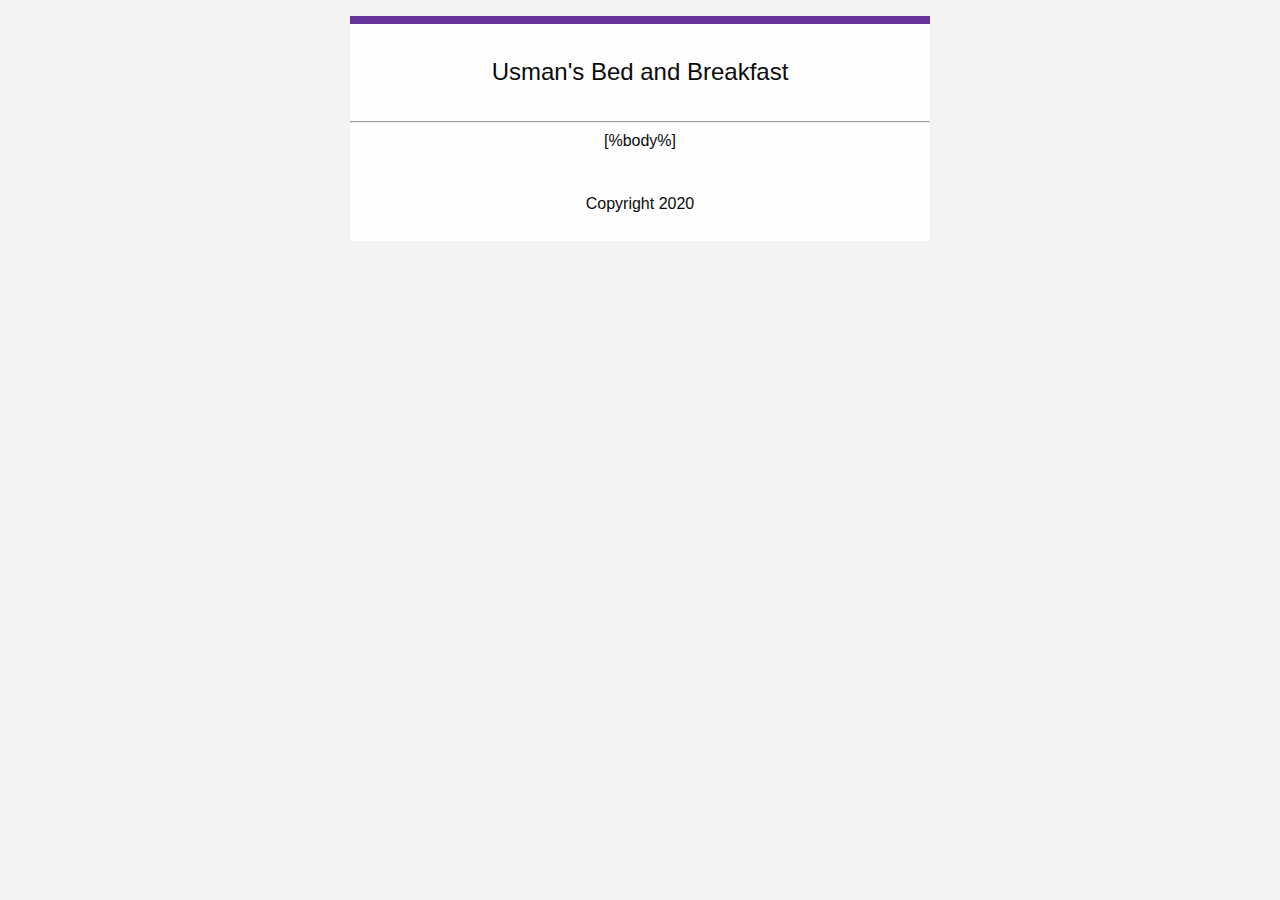
<file: email-templates/basic.html>
<!DOCTYPE html PUBLIC "-//W3C//DTD XHTML 1.0 Strict//EN" "http://www.w3.org/TR/xhtml1/DTD/xhtml1-strict.dtd">
<html xmlns="http://www.w3.org/1999/xhtml">

<head>
    <meta http-equiv="Content-Type" content="text/html; charset=utf-8">
    <meta name="viewport" content="width=device-width">
    <title>Title</title>
    <style>
        .wrapper {
            width: 100%; }

        #outlook a {
            padding: 0; }

        body {
            width: 100% !important;
            min-width: 100%;
            -webkit-text-size-adjust: 100%;
            -ms-text-size-adjust: 100%;
            margin: 0;
            Margin: 0;
            padding: 0;
            -moz-box-sizing: border-box;
            -webkit-box-sizing: border-box;
            box-sizing: border-box; }

        .ExternalClass {
            width: 100%; }
        .ExternalClass,
        .ExternalClass p,
        .ExternalClass span,
        .ExternalClass font,
        .ExternalClass td,
        .ExternalClass div {
            line-height: 100%; }

        #backgroundTable {
            margin: 0;
            Margin: 0;
            padding: 0;
            width: 100% !important;
            line-height: 100% !important; }

        img {
            outline: none;
            text-decoration: none;
            -ms-interpolation-mode: bicubic;
            width: auto;
            max-width: 100%;
            clear: both;
            display: block; }

        center {
            width: 100%;
            min-width: 580px; }

        a img {
            border: none; }

        p {
            margin: 0 0 0 10px;
            Margin: 0 0 0 10px; }

        table {
            border-spacing: 0;
            border-collapse: collapse; }

        td {
            word-wrap: break-word;
            -webkit-hyphens: auto;
            -moz-hyphens: auto;
            hyphens: auto;
            border-collapse: collapse !important; }

        table, tr, td {
            padding: 0;
            vertical-align: top;
            text-align: left; }

        @media only screen {
            html {
                min-height: 100%;
                background: #f3f3f3; } }

        table.body {
            background: #f3f3f3;
            height: 100%;
            width: 100%; }

        table.container {
            background: #fefefe;
            width: 580px;
            margin: 0 auto;
            Margin: 0 auto;
            text-align: inherit; }

        table.row {
            padding: 0;
            width: 100%;
            position: relative; }

        table.spacer {
            width: 100%; }
        table.spacer td {
            mso-line-height-rule: exactly; }

        table.container table.row {
            display: table; }

        td.columns,
        td.column,
        th.columns,
        th.column {
            margin: 0 auto;
            Margin: 0 auto;
            padding-left: 16px;
            padding-bottom: 16px; }
        td.columns .column,
        td.columns .columns,
        td.column .column,
        td.column .columns,
        th.columns .column,
        th.columns .columns,
        th.column .column,
        th.column .columns {
            padding-left: 0 !important;
            padding-right: 0 !important; }
        td.columns .column center,
        td.columns .columns center,
        td.column .column center,
        td.column .columns center,
        th.columns .column center,
        th.columns .columns center,
        th.column .column center,
        th.column .columns center {
            min-width: none !important; }

        td.columns.last,
        td.column.last,
        th.columns.last,
        th.column.last {
            padding-right: 16px; }

        td.columns table:not(.button),
        td.column table:not(.button),
        th.columns table:not(.button),
        th.column table:not(.button) {
            width: 100%; }

        td.large-1,
        th.large-1 {
            width: 32.33333px;
            padding-left: 8px;
            padding-right: 8px; }

        td.large-1.first,
        th.large-1.first {
            padding-left: 16px; }

        td.large-1.last,
        th.large-1.last {
            padding-right: 16px; }

        .collapse > tbody > tr > td.large-1,
        .collapse > tbody > tr > th.large-1 {
            padding-right: 0;
            padding-left: 0;
            width: 48.33333px; }

        .collapse td.large-1.first,
        .collapse th.large-1.first,
        .collapse td.large-1.last,
        .collapse th.large-1.last {
            width: 56.33333px; }

        td.large-1 center,
        th.large-1 center {
            min-width: 0.33333px; }

        .body .columns td.large-1,
        .body .column td.large-1,
        .body .columns th.large-1,
        .body .column th.large-1 {
            width: 8.33333%; }

        td.large-2,
        th.large-2 {
            width: 80.66667px;
            padding-left: 8px;
            padding-right: 8px; }

        td.large-2.first,
        th.large-2.first {
            padding-left: 16px; }

        td.large-2.last,
        th.large-2.last {
            padding-right: 16px; }

        .collapse > tbody > tr > td.large-2,
        .collapse > tbody > tr > th.large-2 {
            padding-right: 0;
            padding-left: 0;
            width: 96.66667px; }

        .collapse td.large-2.first,
        .collapse th.large-2.first,
        .collapse td.large-2.last,
        .collapse th.large-2.last {
            width: 104.66667px; }

        td.large-2 center,
        th.large-2 center {
            min-width: 48.66667px; }

        .body .columns td.large-2,
        .body .column td.large-2,
        .body .columns th.large-2,
        .body .column th.large-2 {
            width: 16.66667%; }

        td.large-3,
        th.large-3 {
            width: 129px;
            padding-left: 8px;
            padding-right: 8px; }

        td.large-3.first,
        th.large-3.first {
            padding-left: 16px; }

        td.large-3.last,
        th.large-3.last {
            padding-right: 16px; }

        .collapse > tbody > tr > td.large-3,
        .collapse > tbody > tr > th.large-3 {
            padding-right: 0;
            padding-left: 0;
            width: 145px; }

        .collapse td.large-3.first,
        .collapse th.large-3.first,
        .collapse td.large-3.last,
        .collapse th.large-3.last {
            width: 153px; }

        td.large-3 center,
        th.large-3 center {
            min-width: 97px; }

        .body .columns td.large-3,
        .body .column td.large-3,
        .body .columns th.large-3,
        .body .column th.large-3 {
            width: 25%; }

        td.large-4,
        th.large-4 {
            width: 177.33333px;
            padding-left: 8px;
            padding-right: 8px; }

        td.large-4.first,
        th.large-4.first {
            padding-left: 16px; }

        td.large-4.last,
        th.large-4.last {
            padding-right: 16px; }

        .collapse > tbody > tr > td.large-4,
        .collapse > tbody > tr > th.large-4 {
            padding-right: 0;
            padding-left: 0;
            width: 193.33333px; }

        .collapse td.large-4.first,
        .collapse th.large-4.first,
        .collapse td.large-4.last,
        .collapse th.large-4.last {
            width: 201.33333px; }

        td.large-4 center,
        th.large-4 center {
            min-width: 145.33333px; }

        .body .columns td.large-4,
        .body .column td.large-4,
        .body .columns th.large-4,
        .body .column th.large-4 {
            width: 33.33333%; }

        td.large-5,
        th.large-5 {
            width: 225.66667px;
            padding-left: 8px;
            padding-right: 8px; }

        td.large-5.first,
        th.large-5.first {
            padding-left: 16px; }

        td.large-5.last,
        th.large-5.last {
            padding-right: 16px; }

        .collapse > tbody > tr > td.large-5,
        .collapse > tbody > tr > th.large-5 {
            padding-right: 0;
            padding-left: 0;
            width: 241.66667px; }

        .collapse td.large-5.first,
        .collapse th.large-5.first,
        .collapse td.large-5.last,
        .collapse th.large-5.last {
            width: 249.66667px; }

        td.large-5 center,
        th.large-5 center {
            min-width: 193.66667px; }

        .body .columns td.large-5,
        .body .column td.large-5,
        .body .columns th.large-5,
        .body .column th.large-5 {
            width: 41.66667%; }

        td.large-6,
        th.large-6 {
            width: 274px;
            padding-left: 8px;
            padding-right: 8px; }

        td.large-6.first,
        th.large-6.first {
            padding-left: 16px; }

        td.large-6.last,
        th.large-6.last {
            padding-right: 16px; }

        .collapse > tbody > tr > td.large-6,
        .collapse > tbody > tr > th.large-6 {
            padding-right: 0;
            padding-left: 0;
            width: 290px; }

        .collapse td.large-6.first,
        .collapse th.large-6.first,
        .collapse td.large-6.last,
        .collapse th.large-6.last {
            width: 298px; }

        td.large-6 center,
        th.large-6 center {
            min-width: 242px; }

        .body .columns td.large-6,
        .body .column td.large-6,
        .body .columns th.large-6,
        .body .column th.large-6 {
            width: 50%; }

        td.large-7,
        th.large-7 {
            width: 322.33333px;
            padding-left: 8px;
            padding-right: 8px; }

        td.large-7.first,
        th.large-7.first {
            padding-left: 16px; }

        td.large-7.last,
        th.large-7.last {
            padding-right: 16px; }

        .collapse > tbody > tr > td.large-7,
        .collapse > tbody > tr > th.large-7 {
            padding-right: 0;
            padding-left: 0;
            width: 338.33333px; }

        .collapse td.large-7.first,
        .collapse th.large-7.first,
        .collapse td.large-7.last,
        .collapse th.large-7.last {
            width: 346.33333px; }

        td.large-7 center,
        th.large-7 center {
            min-width: 290.33333px; }

        .body .columns td.large-7,
        .body .column td.large-7,
        .body .columns th.large-7,
        .body .column th.large-7 {
            width: 58.33333%; }

        td.large-8,
        th.large-8 {
            width: 370.66667px;
            padding-left: 8px;
            padding-right: 8px; }

        td.large-8.first,
        th.large-8.first {
            padding-left: 16px; }

        td.large-8.last,
        th.large-8.last {
            padding-right: 16px; }

        .collapse > tbody > tr > td.large-8,
        .collapse > tbody > tr > th.large-8 {
            padding-right: 0;
            padding-left: 0;
            width: 386.66667px; }

        .collapse td.large-8.first,
        .collapse th.large-8.first,
        .collapse td.large-8.last,
        .collapse th.large-8.last {
            width: 394.66667px; }

        td.large-8 center,
        th.large-8 center {
            min-width: 338.66667px; }

        .body .columns td.large-8,
        .body .column td.large-8,
        .body .columns th.large-8,
        .body .column th.large-8 {
            width: 66.66667%; }

        td.large-9,
        th.large-9 {
            width: 419px;
            padding-left: 8px;
            padding-right: 8px; }

        td.large-9.first,
        th.large-9.first {
            padding-left: 16px; }

        td.large-9.last,
        th.large-9.last {
            padding-right: 16px; }

        .collapse > tbody > tr > td.large-9,
        .collapse > tbody > tr > th.large-9 {
            padding-right: 0;
            padding-left: 0;
            width: 435px; }

        .collapse td.large-9.first,
        .collapse th.large-9.first,
        .collapse td.large-9.last,
        .collapse th.large-9.last {
            width: 443px; }

        td.large-9 center,
        th.large-9 center {
            min-width: 387px; }

        .body .columns td.large-9,
        .body .column td.large-9,
        .body .columns th.large-9,
        .body .column th.large-9 {
            width: 75%; }

        td.large-10,
        th.large-10 {
            width: 467.33333px;
            padding-left: 8px;
            padding-right: 8px; }

        td.large-10.first,
        th.large-10.first {
            padding-left: 16px; }

        td.large-10.last,
        th.large-10.last {
            padding-right: 16px; }

        .collapse > tbody > tr > td.large-10,
        .collapse > tbody > tr > th.large-10 {
            padding-right: 0;
            padding-left: 0;
            width: 483.33333px; }

        .collapse td.large-10.first,
        .collapse th.large-10.first,
        .collapse td.large-10.last,
        .collapse th.large-10.last {
            width: 491.33333px; }

        td.large-10 center,
        th.large-10 center {
            min-width: 435.33333px; }

        .body .columns td.large-10,
        .body .column td.large-10,
        .body .columns th.large-10,
        .body .column th.large-10 {
            width: 83.33333%; }

        td.large-11,
        th.large-11 {
            width: 515.66667px;
            padding-left: 8px;
            padding-right: 8px; }

        td.large-11.first,
        th.large-11.first {
            padding-left: 16px; }

        td.large-11.last,
        th.large-11.last {
            padding-right: 16px; }

        .collapse > tbody > tr > td.large-11,
        .collapse > tbody > tr > th.large-11 {
            padding-right: 0;
            padding-left: 0;
            width: 531.66667px; }

        .collapse td.large-11.first,
        .collapse th.large-11.first,
        .collapse td.large-11.last,
        .collapse th.large-11.last {
            width: 539.66667px; }

        td.large-11 center,
        th.large-11 center {
            min-width: 483.66667px; }

        .body .columns td.large-11,
        .body .column td.large-11,
        .body .columns th.large-11,
        .body .column th.large-11 {
            width: 91.66667%; }

        td.large-12,
        th.large-12 {
            width: 564px;
            padding-left: 8px;
            padding-right: 8px; }

        td.large-12.first,
        th.large-12.first {
            padding-left: 16px; }

        td.large-12.last,
        th.large-12.last {
            padding-right: 16px; }

        .collapse > tbody > tr > td.large-12,
        .collapse > tbody > tr > th.large-12 {
            padding-right: 0;
            padding-left: 0;
            width: 580px; }

        .collapse td.large-12.first,
        .collapse th.large-12.first,
        .collapse td.large-12.last,
        .collapse th.large-12.last {
            width: 588px; }

        td.large-12 center,
        th.large-12 center {
            min-width: 532px; }

        .body .columns td.large-12,
        .body .column td.large-12,
        .body .columns th.large-12,
        .body .column th.large-12 {
            width: 100%; }

        td.large-offset-1,
        td.large-offset-1.first,
        td.large-offset-1.last,
        th.large-offset-1,
        th.large-offset-1.first,
        th.large-offset-1.last {
            padding-left: 64.33333px; }

        td.large-offset-2,
        td.large-offset-2.first,
        td.large-offset-2.last,
        th.large-offset-2,
        th.large-offset-2.first,
        th.large-offset-2.last {
            padding-left: 112.66667px; }

        td.large-offset-3,
        td.large-offset-3.first,
        td.large-offset-3.last,
        th.large-offset-3,
        th.large-offset-3.first,
        th.large-offset-3.last {
            padding-left: 161px; }

        td.large-offset-4,
        td.large-offset-4.first,
        td.large-offset-4.last,
        th.large-offset-4,
        th.large-offset-4.first,
        th.large-offset-4.last {
            padding-left: 209.33333px; }

        td.large-offset-5,
        td.large-offset-5.first,
        td.large-offset-5.last,
        th.large-offset-5,
        th.large-offset-5.first,
        th.large-offset-5.last {
            padding-left: 257.66667px; }

        td.large-offset-6,
        td.large-offset-6.first,
        td.large-offset-6.last,
        th.large-offset-6,
        th.large-offset-6.first,
        th.large-offset-6.last {
            padding-left: 306px; }

        td.large-offset-7,
        td.large-offset-7.first,
        td.large-offset-7.last,
        th.large-offset-7,
        th.large-offset-7.first,
        th.large-offset-7.last {
            padding-left: 354.33333px; }

        td.large-offset-8,
        td.large-offset-8.first,
        td.large-offset-8.last,
        th.large-offset-8,
        th.large-offset-8.first,
        th.large-offset-8.last {
            padding-left: 402.66667px; }

        td.large-offset-9,
        td.large-offset-9.first,
        td.large-offset-9.last,
        th.large-offset-9,
        th.large-offset-9.first,
        th.large-offset-9.last {
            padding-left: 451px; }

        td.large-offset-10,
        td.large-offset-10.first,
        td.large-offset-10.last,
        th.large-offset-10,
        th.large-offset-10.first,
        th.large-offset-10.last {
            padding-left: 499.33333px; }

        td.large-offset-11,
        td.large-offset-11.first,
        td.large-offset-11.last,
        th.large-offset-11,
        th.large-offset-11.first,
        th.large-offset-11.last {
            padding-left: 547.66667px; }

        td.expander,
        th.expander {
            visibility: hidden;
            width: 0;
            padding: 0 !important; }

        table.container.radius {
            border-radius: 0;
            border-collapse: separate; }

        .block-grid {
            width: 100%;
            max-width: 580px; }
        .block-grid td {
            display: inline-block;
            padding: 8px; }

        .up-2 td {
            width: 274px !important; }

        .up-3 td {
            width: 177px !important; }

        .up-4 td {
            width: 129px !important; }

        .up-5 td {
            width: 100px !important; }

        .up-6 td {
            width: 80px !important; }

        .up-7 td {
            width: 66px !important; }

        .up-8 td {
            width: 56px !important; }

        table.text-center,
        th.text-center,
        td.text-center,
        h1.text-center,
        h2.text-center,
        h3.text-center,
        h4.text-center,
        h5.text-center,
        h6.text-center,
        p.text-center,
        span.text-center {
            text-align: center; }

        table.text-left,
        th.text-left,
        td.text-left,
        h1.text-left,
        h2.text-left,
        h3.text-left,
        h4.text-left,
        h5.text-left,
        h6.text-left,
        p.text-left,
        span.text-left {
            text-align: left; }

        table.text-right,
        th.text-right,
        td.text-right,
        h1.text-right,
        h2.text-right,
        h3.text-right,
        h4.text-right,
        h5.text-right,
        h6.text-right,
        p.text-right,
        span.text-right {
            text-align: right; }

        span.text-center {
            display: block;
            width: 100%;
            text-align: center; }

        @media only screen and (max-width: 596px) {
            .small-float-center {
                margin: 0 auto !important;
                float: none !important;
                text-align: center !important; }
            .small-text-center {
                text-align: center !important; }
            .small-text-left {
                text-align: left !important; }
            .small-text-right {
                text-align: right !important; } }

        img.float-left {
            float: left;
            text-align: left; }

        img.float-right {
            float: right;
            text-align: right; }

        img.float-center,
        img.text-center {
            margin: 0 auto;
            Margin: 0 auto;
            float: none;
            text-align: center; }

        table.float-center,
        td.float-center,
        th.float-center {
            margin: 0 auto;
            Margin: 0 auto;
            float: none;
            text-align: center; }

        .hide-for-large {
            display: none !important;
            mso-hide: all;
            overflow: hidden;
            max-height: 0;
            font-size: 0;
            width: 0;
            line-height: 0; }
        @media only screen and (max-width: 596px) {
            .hide-for-large {
                display: block !important;
                width: auto !important;
                overflow: visible !important;
                max-height: none !important;
                font-size: inherit !important;
                line-height: inherit !important; } }

        table.body table.container .hide-for-large * {
            mso-hide: all; }

        @media only screen and (max-width: 596px) {
            table.body table.container .hide-for-large,
            table.body table.container .row.hide-for-large {
                display: table !important;
                width: 100% !important; } }

        @media only screen and (max-width: 596px) {
            table.body table.container .callout-inner.hide-for-large {
                display: table-cell !important;
                width: 100% !important; } }

        @media only screen and (max-width: 596px) {
            table.body table.container .show-for-large {
                display: none !important;
                width: 0;
                mso-hide: all;
                overflow: hidden; } }

        body,
        table.body,
        h1,
        h2,
        h3,
        h4,
        h5,
        h6,
        p,
        td,
        th,
        a {
            color: #0a0a0a;
            font-family: Helvetica, Arial, sans-serif;
            font-weight: normal;
            padding: 0;
            margin: 0;
            Margin: 0;
            text-align: left;
            line-height: 1.3; }

        h1,
        h2,
        h3,
        h4,
        h5,
        h6 {
            color: inherit;
            word-wrap: normal;
            font-family: Helvetica, Arial, sans-serif;
            font-weight: normal;
            margin-bottom: 10px;
            Margin-bottom: 10px; }

        h1 {
            font-size: 34px; }

        h2 {
            font-size: 30px; }

        h3 {
            font-size: 28px; }

        h4 {
            font-size: 24px; }

        h5 {
            font-size: 20px; }

        h6 {
            font-size: 18px; }

        body,
        table.body,
        p,
        td,
        th {
            font-size: 16px;
            line-height: 1.3; }

        p {
            margin-bottom: 10px;
            Margin-bottom: 10px; }
        p.lead {
            font-size: 20px;
            line-height: 1.6; }
        p.subheader {
            margin-top: 4px;
            margin-bottom: 8px;
            Margin-top: 4px;
            Margin-bottom: 8px;
            font-weight: normal;
            line-height: 1.4;
            color: #8a8a8a; }

        small {
            font-size: 80%;
            color: #cacaca; }

        a {
            color: #2199e8;
            text-decoration: none; }
        a:hover {
            color: #147dc2; }
        a:active {
            color: #147dc2; }
        a:visited {
            color: #2199e8; }

        h1 a,
        h1 a:visited,
        h2 a,
        h2 a:visited,
        h3 a,
        h3 a:visited,
        h4 a,
        h4 a:visited,
        h5 a,
        h5 a:visited,
        h6 a,
        h6 a:visited {
            color: #2199e8; }

        pre {
            background: #f3f3f3;
            margin: 30px 0;
            Margin: 30px 0; }
        pre code {
            color: #cacaca; }
        pre code span.callout {
            color: #8a8a8a;
            font-weight: bold; }
        pre code span.callout-strong {
            color: #ff6908;
            font-weight: bold; }

        table.hr {
            width: 100%; }
        table.hr th {
            height: 0;
            max-width: 580px;
            border-top: 0;
            border-right: 0;
            border-bottom: 1px solid #0a0a0a;
            border-left: 0;
            margin: 20px auto;
            Margin: 20px auto;
            clear: both; }

        .stat {
            font-size: 40px;
            line-height: 1; }
        p + .stat {
            margin-top: -16px;
            Margin-top: -16px; }

        span.preheader {
            display: none !important;
            visibility: hidden;
            mso-hide: all !important;
            font-size: 1px;
            color: #f3f3f3;
            line-height: 1px;
            max-height: 0px;
            max-width: 0px;
            opacity: 0;
            overflow: hidden; }

        table.button {
            width: auto;
            margin: 0 0 16px 0;
            Margin: 0 0 16px 0; }
        table.button table td {
            text-align: left;
            color: #fefefe;
            background: #2199e8;
            border: 2px solid #2199e8; }
        table.button table td a {
            font-family: Helvetica, Arial, sans-serif;
            font-size: 16px;
            font-weight: bold;
            color: #fefefe;
            text-decoration: none;
            display: inline-block;
            padding: 8px 16px 8px 16px;
            border: 0 solid #2199e8;
            border-radius: 3px; }
        table.button.radius table td {
            border-radius: 3px;
            border: none; }
        table.button.rounded table td {
            border-radius: 500px;
            border: none; }

        table.button:hover table tr td a,
        table.button:active table tr td a,
        table.button table tr td a:visited,
        table.button.tiny:hover table tr td a,
        table.button.tiny:active table tr td a,
        table.button.tiny table tr td a:visited,
        table.button.small:hover table tr td a,
        table.button.small:active table tr td a,
        table.button.small table tr td a:visited,
        table.button.large:hover table tr td a,
        table.button.large:active table tr td a,
        table.button.large table tr td a:visited {
            color: #fefefe; }

        table.button.tiny table td,
        table.button.tiny table a {
            padding: 4px 8px 4px 8px; }

        table.button.tiny table a {
            font-size: 10px;
            font-weight: normal; }

        table.button.small table td,
        table.button.small table a {
            padding: 5px 10px 5px 10px;
            font-size: 12px; }

        table.button.large table a {
            padding: 10px 20px 10px 20px;
            font-size: 20px; }

        table.button.expand,
        table.button.expanded {
            width: 100% !important; }
        table.button.expand table,
        table.button.expanded table {
            width: 100%; }
        table.button.expand table a,
        table.button.expanded table a {
            text-align: center;
            width: 100%;
            padding-left: 0;
            padding-right: 0; }
        table.button.expand center,
        table.button.expanded center {
            min-width: 0; }

        table.button:hover table td,
        table.button:visited table td,
        table.button:active table td {
            background: #147dc2;
            color: #fefefe; }

        table.button:hover table a,
        table.button:visited table a,
        table.button:active table a {
            border: 0 solid #147dc2; }

        table.button.secondary table td {
            background: #777777;
            color: #fefefe;
            border: 0px solid #777777; }

        table.button.secondary table a {
            color: #fefefe;
            border: 0 solid #777777; }

        table.button.secondary:hover table td {
            background: #919191;
            color: #fefefe; }

        table.button.secondary:hover table a {
            border: 0 solid #919191; }

        table.button.secondary:hover table td a {
            color: #fefefe; }

        table.button.secondary:active table td a {
            color: #fefefe; }

        table.button.secondary table td a:visited {
            color: #fefefe; }

        table.button.success table td {
            background: #3adb76;
            border: 0px solid #3adb76; }

        table.button.success table a {
            border: 0 solid #3adb76; }

        table.button.success:hover table td {
            background: #23bf5d; }

        table.button.success:hover table a {
            border: 0 solid #23bf5d; }

        table.button.alert table td {
            background: #ec5840;
            border: 0px solid #ec5840; }

        table.button.alert table a {
            border: 0 solid #ec5840; }

        table.button.alert:hover table td {
            background: #e23317; }

        table.button.alert:hover table a {
            border: 0 solid #e23317; }

        table.button.warning table td {
            background: #ffae00;
            border: 0px solid #ffae00; }

        table.button.warning table a {
            border: 0px solid #ffae00; }

        table.button.warning:hover table td {
            background: #cc8b00; }

        table.button.warning:hover table a {
            border: 0px solid #cc8b00; }

        table.callout {
            margin-bottom: 16px;
            Margin-bottom: 16px; }

        th.callout-inner {
            width: 100%;
            border: 1px solid #cbcbcb;
            padding: 10px;
            background: #fefefe; }
        th.callout-inner.primary {
            background: #def0fc;
            border: 1px solid #444444;
            color: #0a0a0a; }
        th.callout-inner.secondary {
            background: #ebebeb;
            border: 1px solid #444444;
            color: #0a0a0a; }
        th.callout-inner.success {
            background: #e1faea;
            border: 1px solid #1b9448;
            color: #fefefe; }
        th.callout-inner.warning {
            background: #fff3d9;
            border: 1px solid #996800;
            color: #fefefe; }
        th.callout-inner.alert {
            background: #fce6e2;
            border: 1px solid #b42912;
            color: #fefefe; }

        .thumbnail {
            border: solid 4px #fefefe;
            box-shadow: 0 0 0 1px rgba(10, 10, 10, 0.2);
            display: inline-block;
            line-height: 0;
            max-width: 100%;
            transition: box-shadow 200ms ease-out;
            border-radius: 3px;
            margin-bottom: 16px; }
        .thumbnail:hover, .thumbnail:focus {
            box-shadow: 0 0 6px 1px rgba(33, 153, 232, 0.5); }

        table.menu {
            width: 580px; }
        table.menu td.menu-item,
        table.menu th.menu-item {
            padding: 10px;
            padding-right: 10px; }
        table.menu td.menu-item a,
        table.menu th.menu-item a {
            color: #2199e8; }

        table.menu.vertical td.menu-item,
        table.menu.vertical th.menu-item {
            padding: 10px;
            padding-right: 0;
            display: block; }
        table.menu.vertical td.menu-item a,
        table.menu.vertical th.menu-item a {
            width: 100%; }

        table.menu.vertical td.menu-item table.menu.vertical td.menu-item,
        table.menu.vertical td.menu-item table.menu.vertical th.menu-item,
        table.menu.vertical th.menu-item table.menu.vertical td.menu-item,
        table.menu.vertical th.menu-item table.menu.vertical th.menu-item {
            padding-left: 10px; }

        table.menu.text-center a {
            text-align: center; }

        .menu[align="center"] {
            width: auto !important; }

        body.outlook p {
            display: inline !important; }

        @media only screen and (max-width: 596px) {
            table.body img {
                width: auto;
                height: auto; }
            table.body center {
                min-width: 0 !important; }
            table.body .container {
                width: 95% !important; }
            table.body .columns,
            table.body .column {
                height: auto !important;
                -moz-box-sizing: border-box;
                -webkit-box-sizing: border-box;
                box-sizing: border-box;
                padding-left: 16px !important;
                padding-right: 16px !important; }
            table.body .columns .column,
            table.body .columns .columns,
            table.body .column .column,
            table.body .column .columns {
                padding-left: 0 !important;
                padding-right: 0 !important; }
            table.body .collapse .columns,
            table.body .collapse .column {
                padding-left: 0 !important;
                padding-right: 0 !important; }
            td.small-1,
            th.small-1 {
                display: inline-block !important;
                width: 8.33333% !important; }
            td.small-2,
            th.small-2 {
                display: inline-block !important;
                width: 16.66667% !important; }
            td.small-3,
            th.small-3 {
                display: inline-block !important;
                width: 25% !important; }
            td.small-4,
            th.small-4 {
                display: inline-block !important;
                width: 33.33333% !important; }
            td.small-5,
            th.small-5 {
                display: inline-block !important;
                width: 41.66667% !important; }
            td.small-6,
            th.small-6 {
                display: inline-block !important;
                width: 50% !important; }
            td.small-7,
            th.small-7 {
                display: inline-block !important;
                width: 58.33333% !important; }
            td.small-8,
            th.small-8 {
                display: inline-block !important;
                width: 66.66667% !important; }
            td.small-9,
            th.small-9 {
                display: inline-block !important;
                width: 75% !important; }
            td.small-10,
            th.small-10 {
                display: inline-block !important;
                width: 83.33333% !important; }
            td.small-11,
            th.small-11 {
                display: inline-block !important;
                width: 91.66667% !important; }
            td.small-12,
            th.small-12 {
                display: inline-block !important;
                width: 100% !important; }
            .columns td.small-12,
            .column td.small-12,
            .columns th.small-12,
            .column th.small-12 {
                display: block !important;
                width: 100% !important; }
            table.body td.small-offset-1,
            table.body th.small-offset-1 {
                margin-left: 8.33333% !important;
                Margin-left: 8.33333% !important; }
            table.body td.small-offset-2,
            table.body th.small-offset-2 {
                margin-left: 16.66667% !important;
                Margin-left: 16.66667% !important; }
            table.body td.small-offset-3,
            table.body th.small-offset-3 {
                margin-left: 25% !important;
                Margin-left: 25% !important; }
            table.body td.small-offset-4,
            table.body th.small-offset-4 {
                margin-left: 33.33333% !important;
                Margin-left: 33.33333% !important; }
            table.body td.small-offset-5,
            table.body th.small-offset-5 {
                margin-left: 41.66667% !important;
                Margin-left: 41.66667% !important; }
            table.body td.small-offset-6,
            table.body th.small-offset-6 {
                margin-left: 50% !important;
                Margin-left: 50% !important; }
            table.body td.small-offset-7,
            table.body th.small-offset-7 {
                margin-left: 58.33333% !important;
                Margin-left: 58.33333% !important; }
            table.body td.small-offset-8,
            table.body th.small-offset-8 {
                margin-left: 66.66667% !important;
                Margin-left: 66.66667% !important; }
            table.body td.small-offset-9,
            table.body th.small-offset-9 {
                margin-left: 75% !important;
                Margin-left: 75% !important; }
            table.body td.small-offset-10,
            table.body th.small-offset-10 {
                margin-left: 83.33333% !important;
                Margin-left: 83.33333% !important; }
            table.body td.small-offset-11,
            table.body th.small-offset-11 {
                margin-left: 91.66667% !important;
                Margin-left: 91.66667% !important; }
            table.body table.columns td.expander,
            table.body table.columns th.expander {
                display: none !important; }
            table.body .right-text-pad,
            table.body .text-pad-right {
                padding-left: 10px !important; }
            table.body .left-text-pad,
            table.body .text-pad-left {
                padding-right: 10px !important; }
            table.menu {
                width: 100% !important; }
            table.menu td,
            table.menu th {
                width: auto !important;
                display: inline-block !important; }
            table.menu.vertical td,
            table.menu.vertical th, table.menu.small-vertical td,
            table.menu.small-vertical th {
                display: block !important; }
            table.menu[align="center"] {
                width: auto !important; }
            table.button.small-expand,
            table.button.small-expanded {
                width: 100% !important; }
            table.button.small-expand table,
            table.button.small-expanded table {
                width: 100%; }
            table.button.small-expand table a,
            table.button.small-expanded table a {
                text-align: center !important;
                width: 100% !important;
                padding-left: 0 !important;
                padding-right: 0 !important; }
            table.button.small-expand center,
            table.button.small-expanded center {
                min-width: 0; } }

    </style>

    <style>
        body,
        html,
        .body {
            background: #f3f3f3 !important;
        }

        .container.header {
            background: #f3f3f3;
        }

        .body-drip {
            border-top: 8px solid #663399;
        }
    </style>
</head>

<body>
<!-- <style> -->
<table class="body" data-made-with-foundation="">
    <tr>
        <td class="float-center" align="center" valign="top">
            <center data-parsed="">
                <table class="spacer float-center">
                    <tbody>
                    <tr>
                        <td height="16px" style="font-size:16px;line-height:16px;">&#xA0;</td>
                    </tr>
                    </tbody>
                </table>
                <table align="center" class="container body-drip float-center">
                    <tbody>
                    <tr>
                        <td>
                            <table class="spacer">
                                <tbody>
                                <tr>
                                    <td height="16px" style="font-size:16px;line-height:16px;">&#xA0;</td>
                                </tr>
                                </tbody>
                            </table>
                            <table class="spacer">
                                <tbody>
                                <tr>
                                    <td height="16px" style="font-size:16px;line-height:16px;">&#xA0;</td>
                                </tr>
                                </tbody>
                            </table>
                            <table class="row">
                                <tbody>
                                <tr>
                                    <th class="small-12 large-12 columns first last">
                                        <table>
                                            <tr>
                                                <th>
                                                    <h4 class="text-center">Usman's Bed and Breakfast</h4>
                                                </th>
                                                <th class="expander"></th>
                                            </tr>
                                        </table>
                                    </th>
                                </tr>
                                </tbody>
                            </table>
                            <hr>
                            <table class="row">
                                <tbody>
                                <tr>
                                    <th class="small-12 large-12 columns first last">
                                        <table>
                                            <tr>
                                                <th>
                                                    <p class="text-center">
                                                        [%body%]
                                                    </p>
                                                </th>
                                                <th class="expander"></th>
                                            </tr>
                                        </table>
                                    </th>
                                </tr>
                                </tbody>
                            </table>
                            <table class="row collapsed footer">
                                <tbody>
                                <tr>
                                    <th class="small-12 large-12 columns first last">
                                        <table>
                                            <tr>
                                                <th>
                                                    <table class="spacer">
                                                        <tbody>
                                                        <tr>
                                                            <td height="16px" style="font-size:16px;line-height:16px;">&#xA0;</td>
                                                        </tr>
                                                        </tbody>
                                                    </table>
                                                    <p class="text-center">Copyright 2020<br>
                                                </th>
                                                <th class="expander"></th>
                                            </tr>
                                        </table>
                                    </th>
                                </tr>
                                </tbody>
                            </table>
                        </td>
                    </tr>
                    </tbody>
                </table>
            </center>
        </td>
    </tr>
</table>
</body>

</html>
</file>
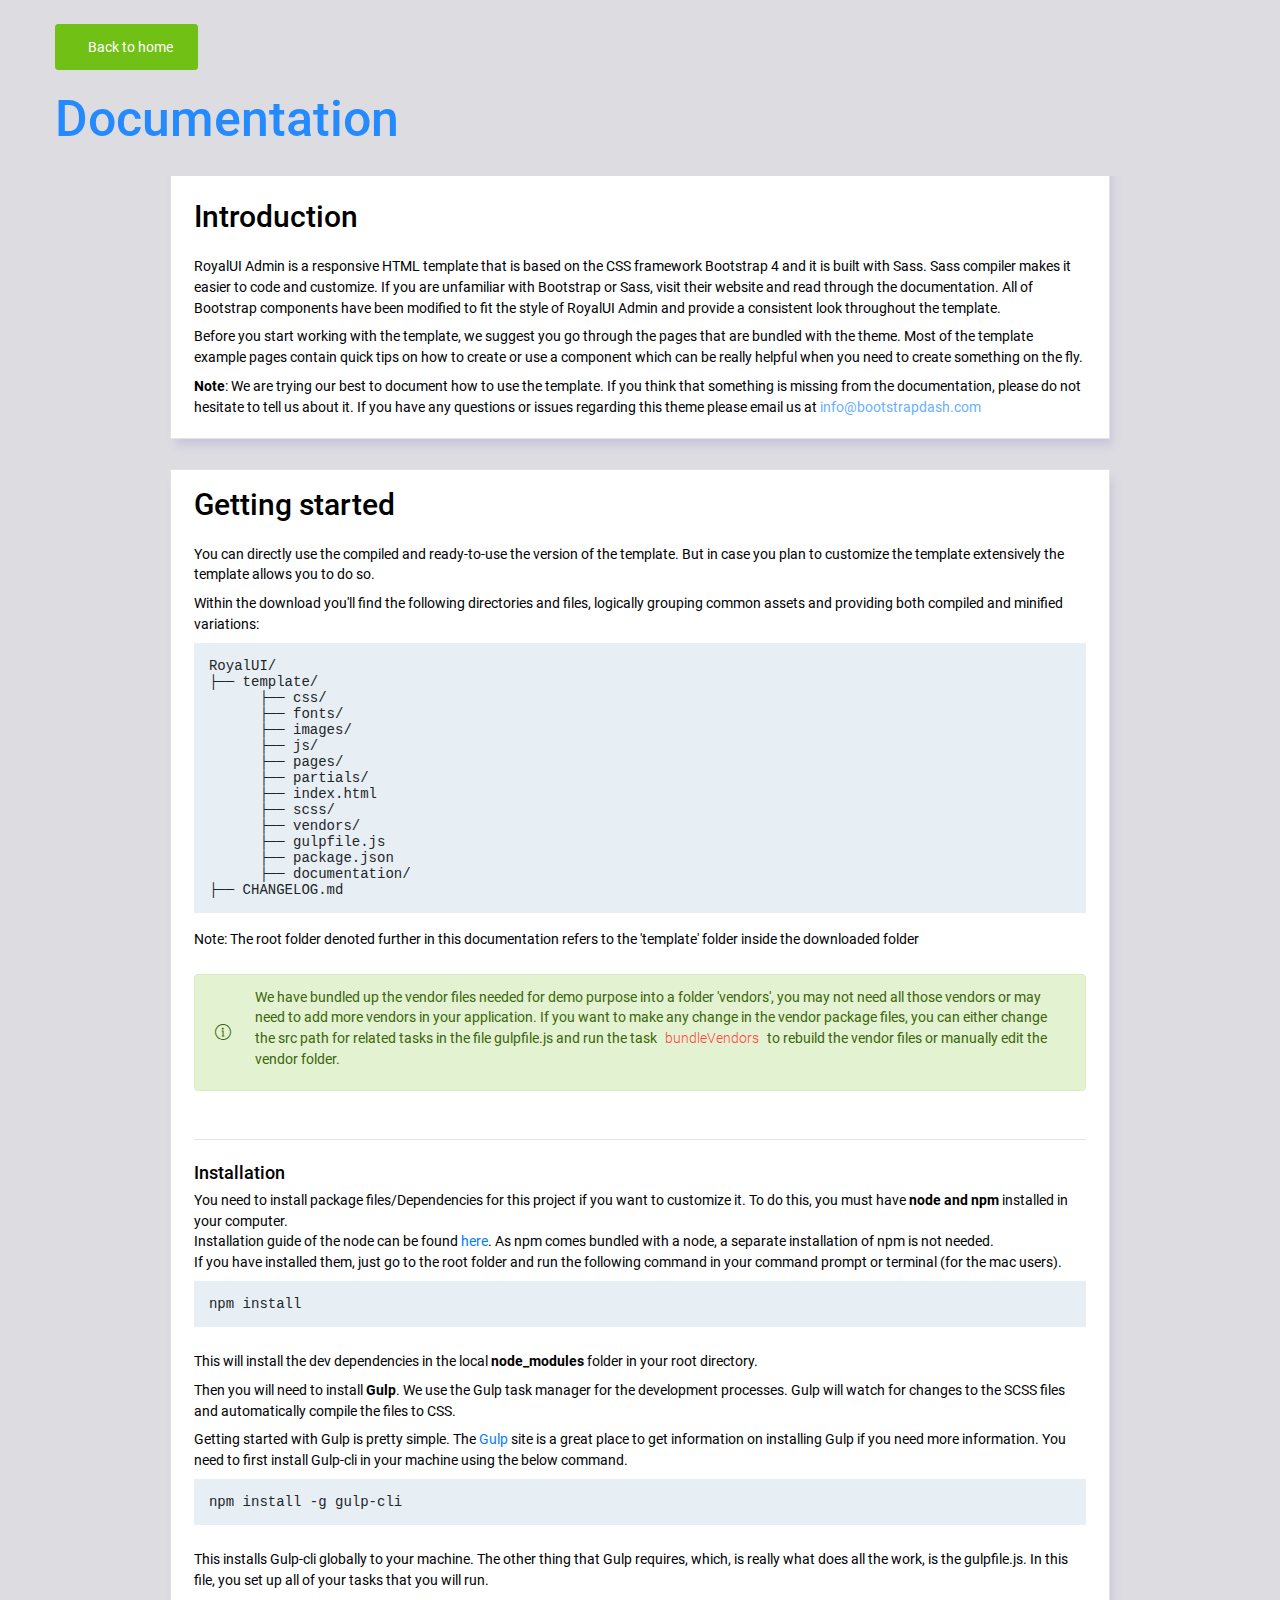
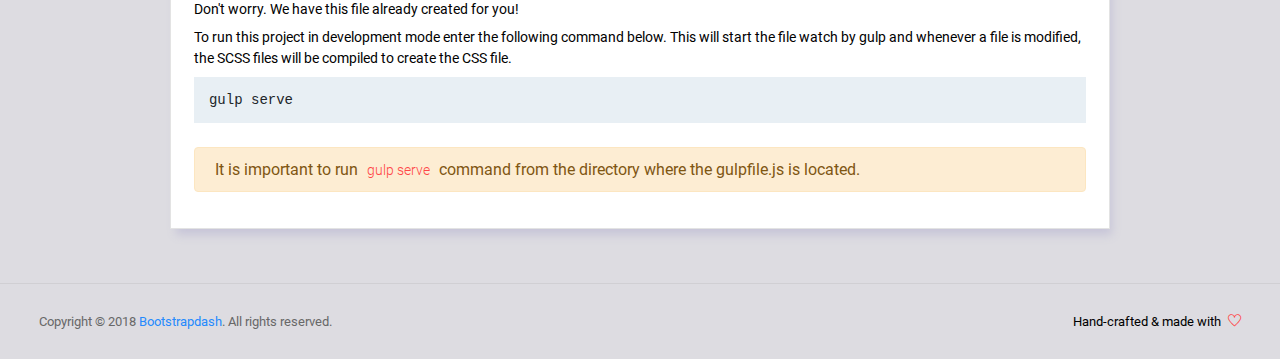
<file: static/admin/documentation/documentation.html>
<!DOCTYPE html>
<html lang="en">

<head>
  <!-- Required meta tags -->
  <meta charset="utf-8">
  <meta name="viewport" content="width=device-width, initial-scale=1, shrink-to-fit=no">
  <title>RoyalUI Admin Dashboard</title>
  <!-- plugins:css -->
  <link rel="stylesheet" href="../vendors/ti-icons/css/themify-icons.css">
  <link rel="stylesheet" href="../vendors/base/vendor.bundle.base.css">
  <!-- endinject -->
  <!-- plugin css for this page -->
  <!-- End plugin css for this page -->
  <!-- inject:css -->
  <link rel="stylesheet" href="../css/style.css">
  <!-- endinject -->
  <link rel="shortcut icon" href="../images/favicon.png" />
</head>

<body>
  <div class="container-scroller">
    <div class="container-fluid page-body-wrapper full-page-wrapper">
      <div class="main-panel w-100  documentation">
        <div class="content-wrapper">
          <div class="container-fluid">
            <div class="row">
              <div class="col-12 doc-header">
                <a class="btn btn-success" href="../index.html"><i class="mdi mdi-home mr-2"></i>Back to home</a>
                <h1 class="text-primary mt-4">Documentation</h1>
              </div>
            </div>
            <div class="row doc-content">
              <div class="col-12 col-md-10 offset-md-1">
                <div class="col-12 grid-margin" id="doc-intro">
                    <div class="card">
                        <div class="card-body">
                            <h3 class="mb-4 mt-4">Introduction</h3>
                            <p>RoyalUI Admin is a responsive HTML template that is based on the CSS framework Bootstrap 4 and it is built with Sass. Sass compiler makes it easier to code and customize. If you are unfamiliar with Bootstrap or Sass, visit their
                                website and read through the documentation. All of Bootstrap components have been modified to fit the style of RoyalUI Admin and provide a consistent look throughout the template.</p>
                            <p>Before you start working with the template, we suggest you go through the pages that are bundled with the theme. Most of the template example pages contain quick tips on how to create or use a component which can
                                be really helpful when you need to create something on the fly.</p>
                            <p class="d-inline"><strong>Note</strong>: We are trying our best to document how to use the template. If you think that something is missing from the documentation, please do not hesitate to tell us about it. If you have any questions or issues regarding this theme please email us at <a class="d-inline text-info" href="mailto:info@bootstrapdash.com">info@bootstrapdash.com</a></p>
                        </div>
                    </div>
                </div>
                <div class="col-12 grid-margin" id="doc-started">
                    <div class="card">
                        <div class="card-body">
                            <h3 class="mb-4">Getting started</h3>
                            <p>You can directly use the compiled and ready-to-use the version of the template. But in case you plan to customize the template extensively the template allows you to do so.</p>
                            <p>Within the download you'll find the following directories and files, logically grouping common assets and providing both compiled and minified variations:</p>
                            <pre>
RoyalUI/
├── template/
      ├── css/
      ├── fonts/
      ├── images/
      ├── js/
      ├── pages/
      ├── partials/
      ├── index.html
      ├── scss/
      ├── vendors/
      ├── gulpfile.js
      ├── package.json                           
      ├── documentation/
├── CHANGELOG.md</pre>
                            <p class="mt-1">Note: The root folder denoted further in this documentation refers to the 'template' folder inside the downloaded folder</p>
                            <div class="alert alert-success mt-4 d-flex align-items-center" role="alert">
                              <i class="ti-info-alt mr-4"></i>
                              <p>We have bundled up the vendor files needed for demo purpose into a folder 'vendors', you may not need all those vendors or may need to add more vendors in your application. If you want to make any change in the vendor package files, you can either change the src path for related tasks in the file gulpfile.js and run the task <code> bundleVendors </code> to rebuild the vendor files or manually edit the vendor folder.</p>
                            </div>
                            <hr class="mt-5">
                            <h4 class="mt-4">Installation</h4>
                            <p class="mb-0">
                              You need to install package files/Dependencies for this project if you want to customize it. To do this, you must have <span class="font-weight-bold">node and npm</span> installed in your computer.
                            </p>
                            <p class="mb-0">Installation guide of the node can be found <a href="https://nodejs.org/en/">here</a>. As npm comes bundled with a node, a separate installation of npm is not needed.</p>
                            <p>
                                If you have installed them, just go to the root folder and run the following command in your command prompt or terminal (for the mac users).
                            </p>
                            <pre class="shell-mode">
npm install</pre>
                            <p class="mt-4">
                              This will install the dev dependencies in the local <span class="font-weight-bold">node_modules</span> folder in your root directory.
                            </p>
                            <p class="mt-2">
                              Then you will need to install <span class="font-weight-bold">Gulp</span>. We use the Gulp task manager for the development processes. Gulp will watch for changes to the SCSS files and automatically compile the files to CSS.
                            </p>
                            <p>Getting started with Gulp is pretty simple. The <a href="https://gulpjs.com/" target="_blank">Gulp</a> site is a great place to get information on installing Gulp if you need more information. You need to first install Gulp-cli in your machine using the below command.</p>
                            <pre class="shell-mode">
npm install -g gulp-cli</pre>
                            <p class="mt-4">This installs Gulp-cli globally to your machine. The other thing that Gulp requires, which, is really what does all the work, is the gulpfile.js. In this file, you set up all of your tasks that you will run.</p>
                            <p>Don't worry. We have this file already created for you!</p>
                            <p>To run this project in development mode enter the following command below. This will start the file watch by gulp and whenever a file is modified, the SCSS files will be compiled to create the CSS file.</p>
<pre class="shell-mode">
gulp serve</pre>           
                            <div class="alert alert-warning mt-4" role="alert">
                              <i class="ti-info-alt-outline"></i>It is important to run <code>gulp serve</code> command from the directory where the gulpfile.js is located.
                            </div>
                        </div>
                    </div>
                </div>
              </div>
            </div>
          </div>
        </div>
        <!-- partial:../partials/_footer.html -->

        <footer class="footer">
          <div class="d-sm-flex justify-content-center justify-content-sm-between">
            <span class="text-muted text-center text-sm-left d-block d-sm-inline-block">Copyright © 2018 <a href="https://www.bootstrapdash.com/" target="_blank">Bootstrapdash</a>. All rights reserved.</span>
            <span class="float-none float-sm-right d-block mt-1 mt-sm-0 text-center">Hand-crafted & made with <i class="ti-heart text-danger ml-1"></i></span>
          </div>
        </footer>

        <!-- partial -->
      </div>
    </div>
  </div>
<!-- plugins:js -->
<script src="../vendors/base/vendor.bundle.base.js"></script>
<!-- endinject -->
<!-- inject:js -->
<script src="../js/off-canvas.js"></script>
<script src="../js/hoverable-collapse.js"></script>
<script src="../js/template.js"></script>
<script src="../js/todolist.js"></script>
<!-- endinject -->
<!-- Custom js for this page-->
<script src="../js/documentation.js"></script> 
<!-- End custom js for this page-->
</body>

</html>
</file>
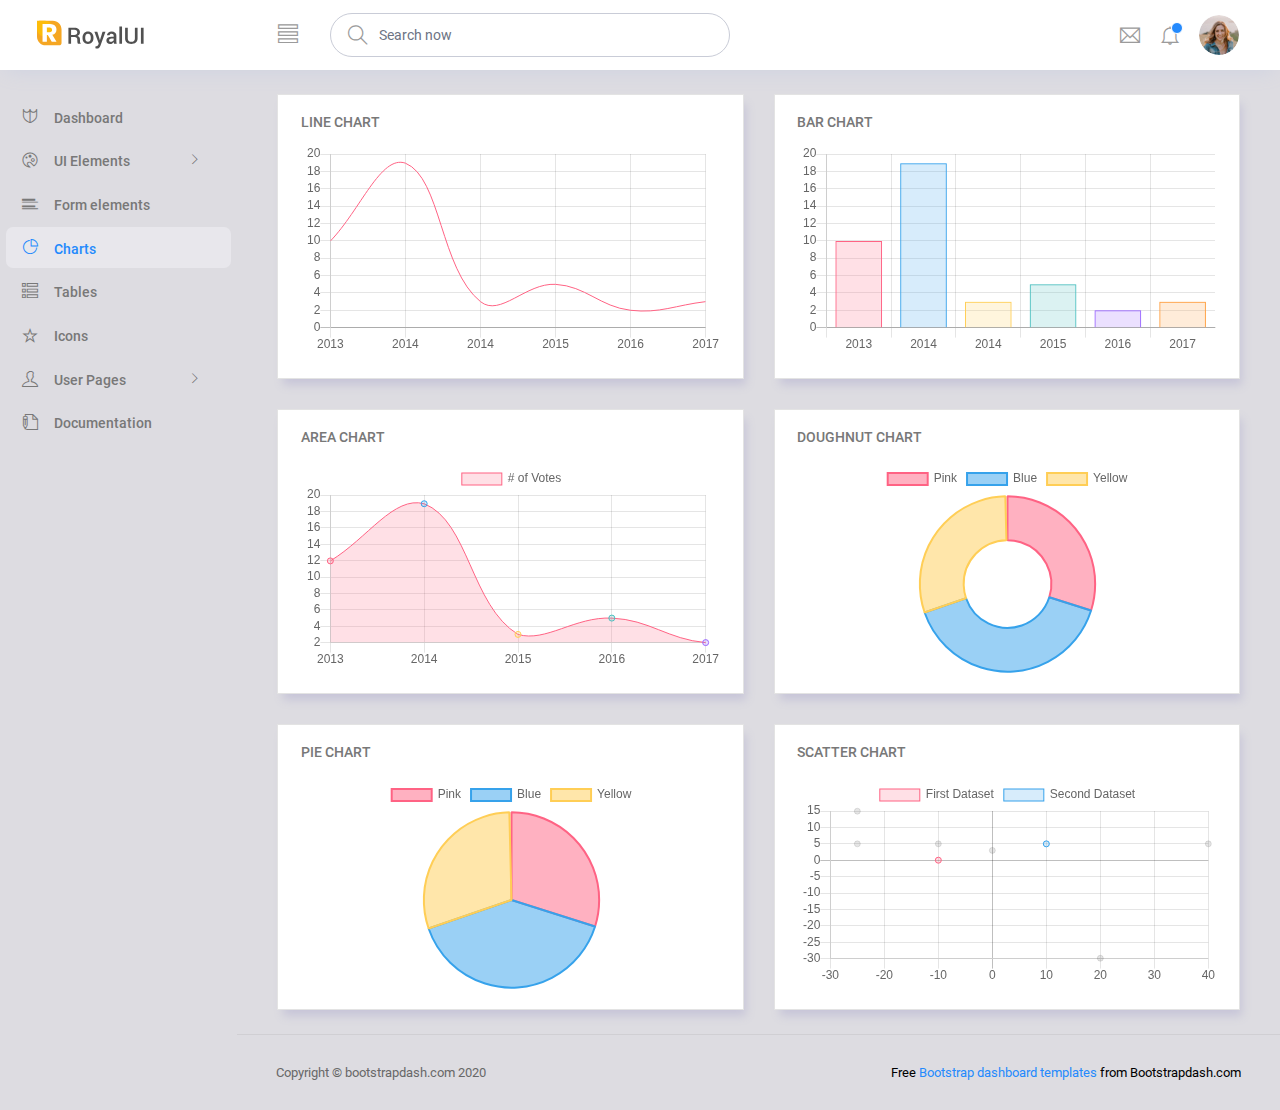
<file: static/admin/pages/charts/chartjs.html>
<!DOCTYPE html>
<html lang="en">

<head>
  <!-- Required meta tags -->
  <meta charset="utf-8">
  <meta name="viewport" content="width=device-width, initial-scale=1, shrink-to-fit=no">
  <title>RoyalUI Admin</title>
  <!-- plugins:css -->
  <link rel="stylesheet" href="../../vendors/ti-icons/css/themify-icons.css">
  <link rel="stylesheet" href="../../vendors/base/vendor.bundle.base.css">
  <!-- endinject -->
  <!-- inject:css -->
  <link rel="stylesheet" href="../../css/style.css">
  <!-- endinject -->
  <link rel="shortcut icon" href="../../images/favicon.png" />
</head>

<body>
  <div class="container-scroller">
    <!-- partial:../../partials/_navbar.html -->
    <nav class="navbar col-lg-12 col-12 p-0 fixed-top d-flex flex-row">
      <div class="text-center navbar-brand-wrapper d-flex align-items-center justify-content-center">
        <a class="navbar-brand brand-logo mr-5" href="../../index.html"><img src="../../images/logo.svg" class="mr-2" alt="logo"/></a>
        <a class="navbar-brand brand-logo-mini" href="../../index.html"><img src="../../images/logo-mini.svg" alt="logo"/></a>
      </div>
      <div class="navbar-menu-wrapper d-flex align-items-center justify-content-end">
        <button class="navbar-toggler navbar-toggler align-self-center" type="button" data-toggle="minimize">
          <span class="ti-view-list"></span>
        </button>
        <ul class="navbar-nav mr-lg-2">
          <li class="nav-item nav-search d-none d-lg-block">
            <div class="input-group">
              <div class="input-group-prepend hover-cursor" id="navbar-search-icon">
                <span class="input-group-text" id="search">
                  <i class="ti-search"></i>
                </span>
              </div>
              <input type="text" class="form-control" id="navbar-search-input" placeholder="Search now" aria-label="search" aria-describedby="search">
            </div>
          </li>
        </ul>
        <ul class="navbar-nav navbar-nav-right">
          <li class="nav-item dropdown mr-1">
            <a class="nav-link count-indicator dropdown-toggle d-flex justify-content-center align-items-center" id="messageDropdown" href="#" data-toggle="dropdown">
              <i class="ti-email mx-0"></i>
            </a>
            <div class="dropdown-menu dropdown-menu-right navbar-dropdown" aria-labelledby="messageDropdown">
              <p class="mb-0 font-weight-normal float-left dropdown-header">Messages</p>
              <a class="dropdown-item">
                <div class="item-thumbnail">
                    <img src="../../images/faces/face4.jpg" alt="image" class="profile-pic">
                </div>
                <div class="item-content flex-grow">
                  <h6 class="ellipsis font-weight-normal">David Grey
                  </h6>
                  <p class="font-weight-light small-text text-muted mb-0">
                    The meeting is cancelled
                  </p>
                </div>
              </a>
              <a class="dropdown-item">
                <div class="item-thumbnail">
                    <img src="../../images/faces/face2.jpg" alt="image" class="profile-pic">
                </div>
                <div class="item-content flex-grow">
                  <h6 class="ellipsis font-weight-normal">Tim Cook
                  </h6>
                  <p class="font-weight-light small-text text-muted mb-0">
                    New product launch
                  </p>
                </div>
              </a>
              <a class="dropdown-item">
                <div class="item-thumbnail">
                    <img src="../../images/faces/face3.jpg" alt="image" class="profile-pic">
                </div>
                <div class="item-content flex-grow">
                  <h6 class="ellipsis font-weight-normal"> Johnson
                  </h6>
                  <p class="font-weight-light small-text text-muted mb-0">
                    Upcoming board meeting
                  </p>
                </div>
              </a>
            </div>
          </li>
          <li class="nav-item dropdown">
            <a class="nav-link count-indicator dropdown-toggle" id="notificationDropdown" href="#" data-toggle="dropdown">
              <i class="ti-bell mx-0"></i>
              <span class="count"></span>
            </a>
            <div class="dropdown-menu dropdown-menu-right navbar-dropdown" aria-labelledby="notificationDropdown">
              <p class="mb-0 font-weight-normal float-left dropdown-header">Notifications</p>
              <a class="dropdown-item">
                <div class="item-thumbnail">
                  <div class="item-icon bg-success">
                    <i class="ti-info-alt mx-0"></i>
                  </div>
                </div>
                <div class="item-content">
                  <h6 class="font-weight-normal">Application Error</h6>
                  <p class="font-weight-light small-text mb-0 text-muted">
                    Just now
                  </p>
                </div>
              </a>
              <a class="dropdown-item">
                <div class="item-thumbnail">
                  <div class="item-icon bg-warning">
                    <i class="ti-settings mx-0"></i>
                  </div>
                </div>
                <div class="item-content">
                  <h6 class="font-weight-normal">Settings</h6>
                  <p class="font-weight-light small-text mb-0 text-muted">
                    Private message
                  </p>
                </div>
              </a>
              <a class="dropdown-item">
                <div class="item-thumbnail">
                  <div class="item-icon bg-info">
                    <i class="ti-user mx-0"></i>
                  </div>
                </div>
                <div class="item-content">
                  <h6 class="font-weight-normal">New user registration</h6>
                  <p class="font-weight-light small-text mb-0 text-muted">
                    2 days ago
                  </p>
                </div>
              </a>
            </div>
          </li>
          <li class="nav-item nav-profile dropdown">
            <a class="nav-link dropdown-toggle" href="#" data-toggle="dropdown" id="profileDropdown">
              <img src="../../images/faces/face28.jpg" alt="profile"/>
            </a>
            <div class="dropdown-menu dropdown-menu-right navbar-dropdown" aria-labelledby="profileDropdown">
              <a class="dropdown-item">
                <i class="ti-settings text-primary"></i>
                Settings
              </a>
              <a class="dropdown-item">
                <i class="ti-power-off text-primary"></i>
                Logout
              </a>
            </div>
          </li>
        </ul>
        <button class="navbar-toggler navbar-toggler-right d-lg-none align-self-center" type="button" data-toggle="offcanvas">
          <span class="ti-view-list"></span>
        </button>
      </div>
    </nav>
    <!-- partial -->
    <div class="container-fluid page-body-wrapper">
      <!-- partial:../../partials/_sidebar.html -->
      <nav class="sidebar sidebar-offcanvas" id="sidebar">
        <ul class="nav">
          <li class="nav-item">
            <a class="nav-link" href="../../index.html">
              <i class="ti-shield menu-icon"></i>
              <span class="menu-title">Dashboard</span>
            </a>
          </li>
          <li class="nav-item">
            <a class="nav-link" data-toggle="collapse" href="#ui-basic" aria-expanded="false" aria-controls="ui-basic">
              <i class="ti-palette menu-icon"></i>
              <span class="menu-title">UI Elements</span>
              <i class="menu-arrow"></i>
            </a>
            <div class="collapse" id="ui-basic">
              <ul class="nav flex-column sub-menu">
                <li class="nav-item"> <a class="nav-link" href="../../pages/ui-features/buttons.html">Buttons</a></li>
                <li class="nav-item"> <a class="nav-link" href="../../pages/ui-features/typography.html">Typography</a></li>
              </ul>
            </div>
          </li>
          <li class="nav-item">
            <a class="nav-link" href="../../pages/forms/basic_elements.html">
              <i class="ti-layout-list-post menu-icon"></i>
              <span class="menu-title">Form elements</span>
            </a>
          </li>
          <li class="nav-item">
            <a class="nav-link" href="../../pages/charts/chartjs.html">
              <i class="ti-pie-chart menu-icon"></i>
              <span class="menu-title">Charts</span>
            </a>
          </li>
          <li class="nav-item">
            <a class="nav-link" href="../../pages/tables/basic-table.html">
              <i class="ti-view-list-alt menu-icon"></i>
              <span class="menu-title">Tables</span>
            </a>
          </li>
          <li class="nav-item">
            <a class="nav-link" href="../../pages/icons/themify.html">
              <i class="ti-star menu-icon"></i>
              <span class="menu-title">Icons</span>
            </a>
          </li>
          <li class="nav-item">
            <a class="nav-link" data-toggle="collapse" href="#auth" aria-expanded="false" aria-controls="auth">
              <i class="ti-user menu-icon"></i>
              <span class="menu-title">User Pages</span>
              <i class="menu-arrow"></i>
            </a>
            <div class="collapse" id="auth">
              <ul class="nav flex-column sub-menu">
                <li class="nav-item"> <a class="nav-link" href="../../pages/samples/login.html"> Login </a></li>
                <li class="nav-item"> <a class="nav-link" href="../../pages/samples/login-2.html"> Login 2 </a></li>
                <li class="nav-item"> <a class="nav-link" href="../../pages/samples/register.html"> Register </a></li>
                <li class="nav-item"> <a class="nav-link" href="../../pages/samples/register-2.html"> Register 2 </a></li>
                <li class="nav-item"> <a class="nav-link" href="../../pages/samples/lock-screen.html"> Lockscreen </a></li>
              </ul>
            </div>
          </li>
          <li class="nav-item">
            <a class="nav-link" href="../../documentation/documentation.html">
              <i class="ti-write menu-icon"></i>
              <span class="menu-title">Documentation</span>
            </a>
          </li>
        </ul>
      </nav>
      <!-- partial -->
      <div class="main-panel">
        <div class="content-wrapper">
          <div class="row">
            <div class="col-lg-6 grid-margin stretch-card">
              <div class="card">
                <div class="card-body">
                  <h4 class="card-title">Line chart</h4>
                  <canvas id="lineChart"></canvas>
                </div>
              </div>
            </div>
            <div class="col-lg-6 grid-margin stretch-card">
              <div class="card">
                <div class="card-body">
                  <h4 class="card-title">Bar chart</h4>
                  <canvas id="barChart"></canvas>
                </div>
              </div>
            </div>
          </div>
          <div class="row">
            <div class="col-lg-6 grid-margin stretch-card">
              <div class="card">
                <div class="card-body">
                  <h4 class="card-title">Area chart</h4>
                  <canvas id="areaChart"></canvas>
                </div>
              </div>
            </div>
            <div class="col-lg-6 grid-margin stretch-card">
              <div class="card">
                <div class="card-body">
                  <h4 class="card-title">Doughnut chart</h4>
                  <canvas id="doughnutChart"></canvas>
                </div>
              </div>
            </div>
          </div>
          <div class="row">
            <div class="col-lg-6 grid-margin grid-margin-lg-0 stretch-card">
              <div class="card">
                <div class="card-body">
                  <h4 class="card-title">Pie chart</h4>
                  <canvas id="pieChart"></canvas>
                </div>
              </div>
            </div>
            <div class="col-lg-6 grid-margin grid-margin-lg-0 stretch-card">
              <div class="card">
                <div class="card-body">
                  <h4 class="card-title">Scatter chart</h4>
                  <canvas id="scatterChart"></canvas>
                </div>
              </div>
            </div>
          </div>
        </div>
        <!-- content-wrapper ends -->
        <!-- partial:../../partials/_footer.html -->
        <footer class="footer">
          <div class="d-sm-flex justify-content-center justify-content-sm-between">
            <span class="text-muted d-block text-center text-sm-left d-sm-inline-block">Copyright © bootstrapdash.com 2020</span>
            <span class="float-none float-sm-right d-block mt-1 mt-sm-0 text-center"> Free <a href="https://www.bootstrapdash.com/" target="_blank">Bootstrap dashboard templates</a> from Bootstrapdash.com</span>
          </div>
        </footer>
        <!-- partial -->
      </div>
      <!-- main-panel ends -->
    </div>
    <!-- page-body-wrapper ends -->
  </div>
  <!-- container-scroller -->
  <!-- plugins:js -->
  <script src="../../vendors/base/vendor.bundle.base.js"></script>
  <!-- endinject -->
  <!-- Plugin js for this page-->
  <script src="../../vendors/chart.js/Chart.min.js"></script>
  <!-- End plugin js for this page-->
  <!-- inject:js -->
  <script src="../../js/off-canvas.js"></script>
  <script src="../../js/hoverable-collapse.js"></script>
  <script src="../../js/template.js"></script>
  <script src="../../js/todolist.js"></script>
  <!-- endinject -->
  <!-- Custom js for this page-->
  <script src="../../js/chart.js"></script>
  <!-- End custom js for this page-->
</body>

</html>
</file>
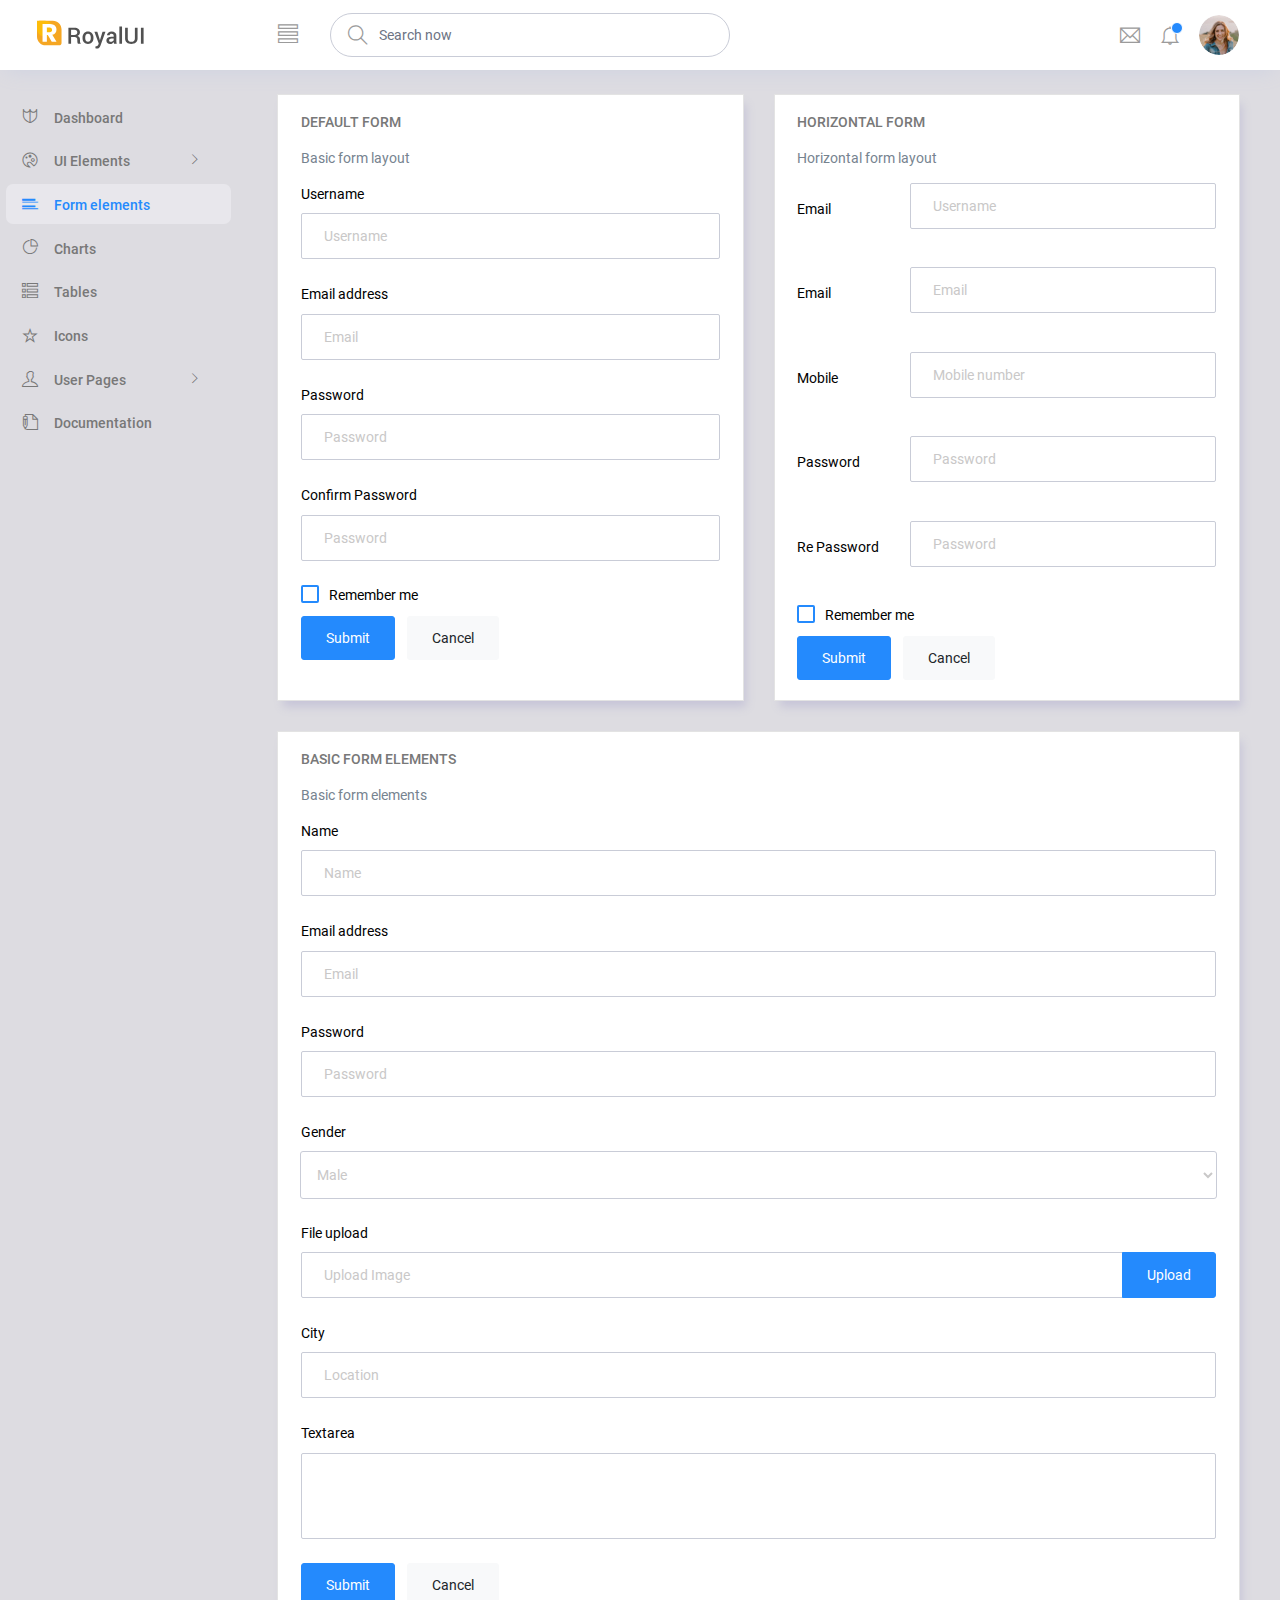
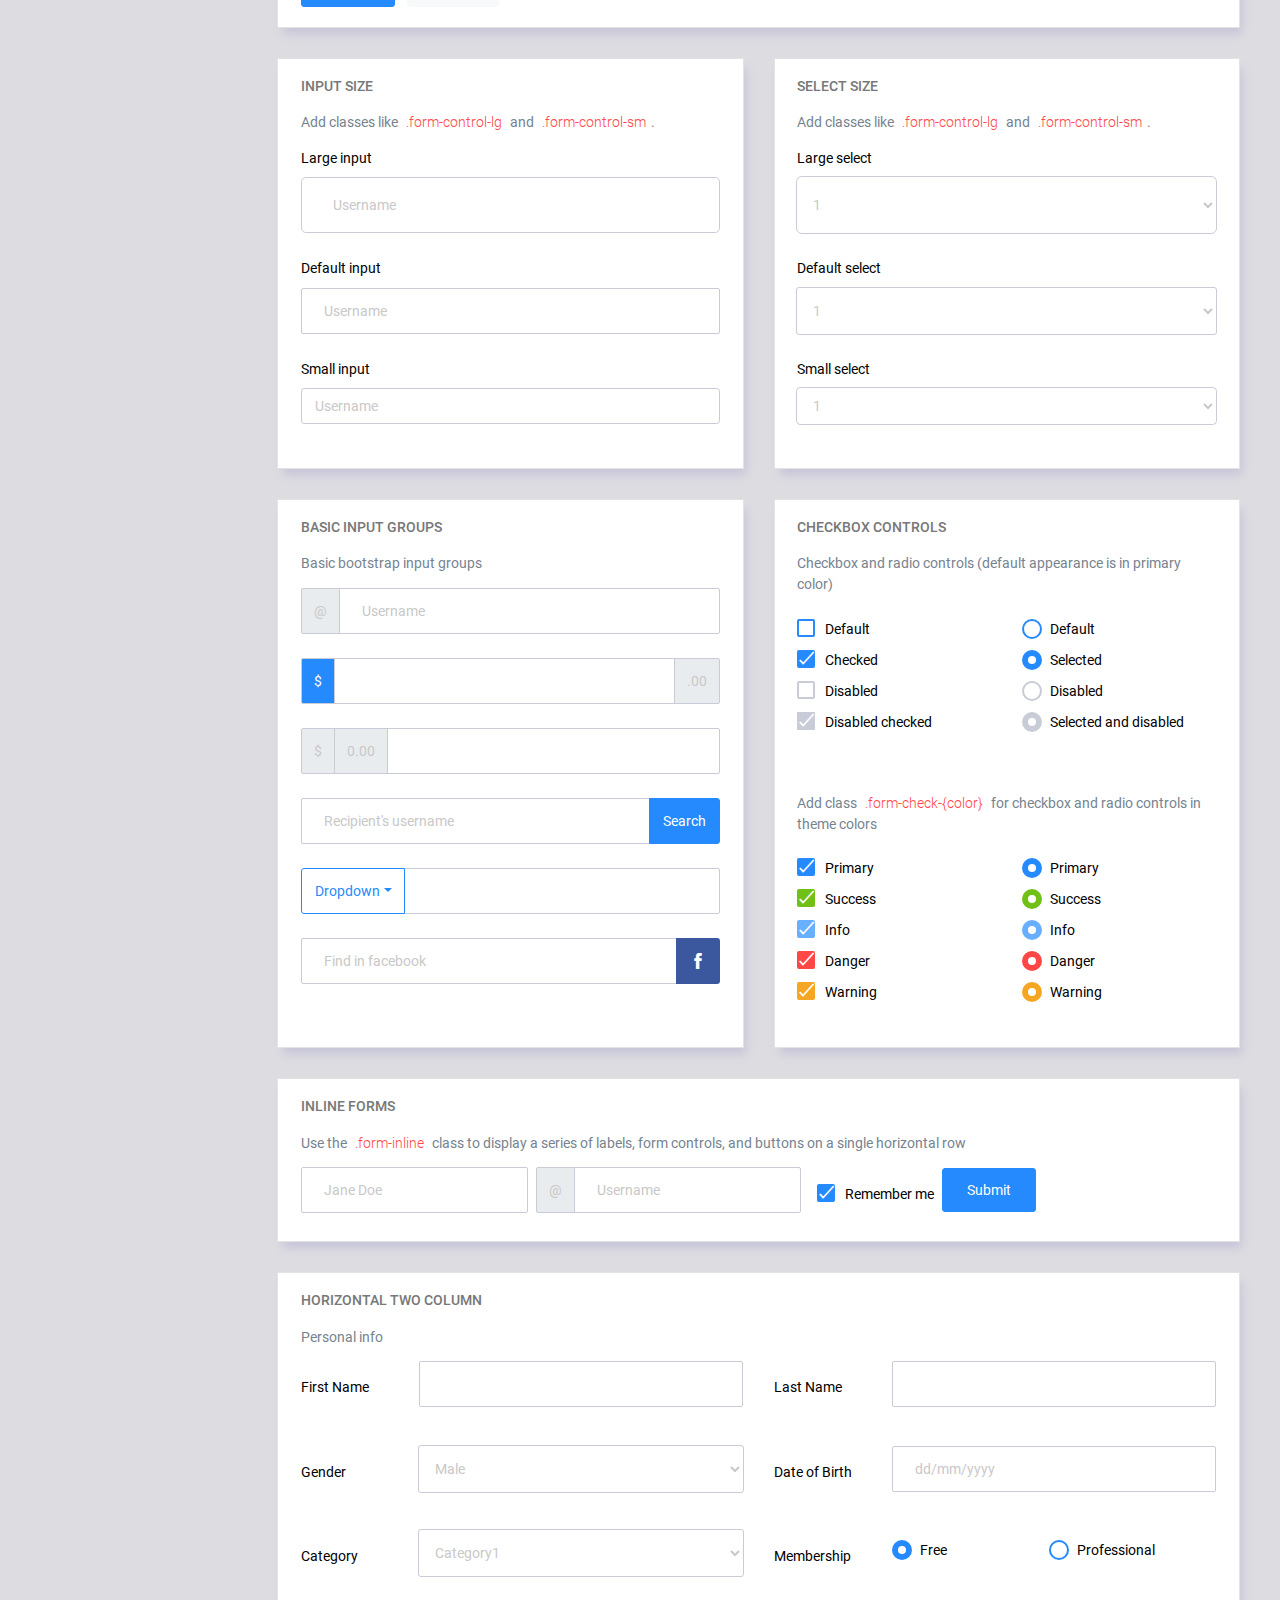
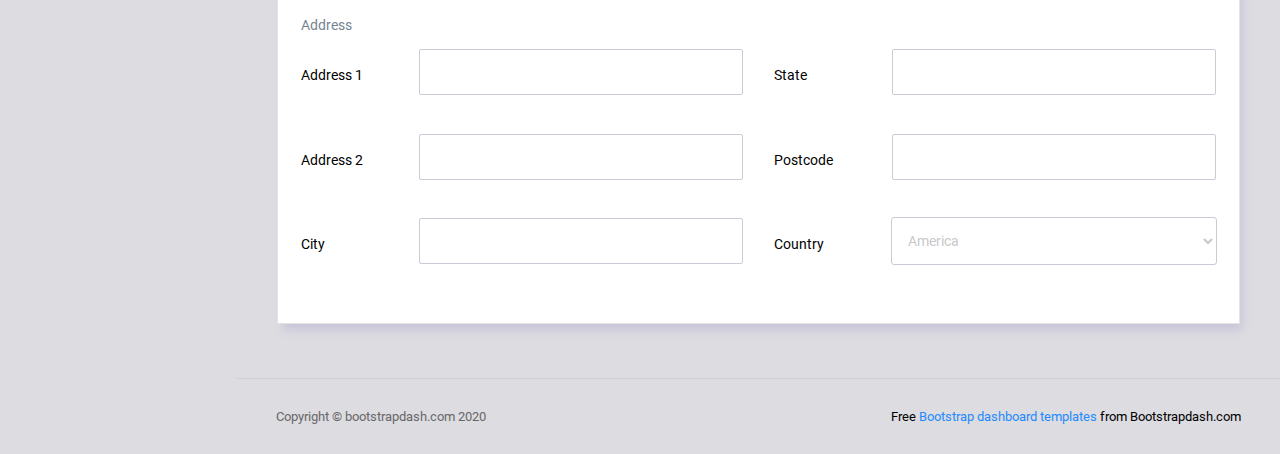
<file: static/admin/pages/forms/basic_elements.html>
<!DOCTYPE html>
<html lang="en">

<head>
  <!-- Required meta tags -->
  <meta charset="utf-8">
  <meta name="viewport" content="width=device-width, initial-scale=1, shrink-to-fit=no">
  <title>RoyalUI Admin</title>
  <!-- plugins:css -->
  <link rel="stylesheet" href="../../vendors/ti-icons/css/themify-icons.css">
  <link rel="stylesheet" href="../../vendors/base/vendor.bundle.base.css">
  <!-- endinject -->
  <!-- plugin css for this page -->
  <!-- End plugin css for this page -->
  <!-- inject:css -->
  <link rel="stylesheet" href="../../css/style.css">
  <!-- endinject -->
  <link rel="shortcut icon" href="../../images/favicon.png" />
</head>

<body>
  <div class="container-scroller">
    <!-- partial:../../partials/_navbar.html -->
    <nav class="navbar col-lg-12 col-12 p-0 fixed-top d-flex flex-row">
      <div class="text-center navbar-brand-wrapper d-flex align-items-center justify-content-center">
        <a class="navbar-brand brand-logo mr-5" href="../../index.html"><img src="../../images/logo.svg" class="mr-2" alt="logo"/></a>
        <a class="navbar-brand brand-logo-mini" href="../../index.html"><img src="../../images/logo-mini.svg" alt="logo"/></a>
      </div>
      <div class="navbar-menu-wrapper d-flex align-items-center justify-content-end">
        <button class="navbar-toggler navbar-toggler align-self-center" type="button" data-toggle="minimize">
          <span class="ti-view-list"></span>
        </button>
        <ul class="navbar-nav mr-lg-2">
          <li class="nav-item nav-search d-none d-lg-block">
            <div class="input-group">
              <div class="input-group-prepend hover-cursor" id="navbar-search-icon">
                <span class="input-group-text" id="search">
                  <i class="ti-search"></i>
                </span>
              </div>
              <input type="text" class="form-control" id="navbar-search-input" placeholder="Search now" aria-label="search" aria-describedby="search">
            </div>
          </li>
        </ul>
        <ul class="navbar-nav navbar-nav-right">
          <li class="nav-item dropdown mr-1">
            <a class="nav-link count-indicator dropdown-toggle d-flex justify-content-center align-items-center" id="messageDropdown" href="#" data-toggle="dropdown">
              <i class="ti-email mx-0"></i>
            </a>
            <div class="dropdown-menu dropdown-menu-right navbar-dropdown" aria-labelledby="messageDropdown">
              <p class="mb-0 font-weight-normal float-left dropdown-header">Messages</p>
              <a class="dropdown-item">
                <div class="item-thumbnail">
                    <img src="../../images/faces/face4.jpg" alt="image" class="profile-pic">
                </div>
                <div class="item-content flex-grow">
                  <h6 class="ellipsis font-weight-normal">David Grey
                  </h6>
                  <p class="font-weight-light small-text text-muted mb-0">
                    The meeting is cancelled
                  </p>
                </div>
              </a>
              <a class="dropdown-item">
                <div class="item-thumbnail">
                    <img src="../../images/faces/face2.jpg" alt="image" class="profile-pic">
                </div>
                <div class="item-content flex-grow">
                  <h6 class="ellipsis font-weight-normal">Tim Cook
                  </h6>
                  <p class="font-weight-light small-text text-muted mb-0">
                    New product launch
                  </p>
                </div>
              </a>
              <a class="dropdown-item">
                <div class="item-thumbnail">
                    <img src="../../images/faces/face3.jpg" alt="image" class="profile-pic">
                </div>
                <div class="item-content flex-grow">
                  <h6 class="ellipsis font-weight-normal"> Johnson
                  </h6>
                  <p class="font-weight-light small-text text-muted mb-0">
                    Upcoming board meeting
                  </p>
                </div>
              </a>
            </div>
          </li>
          <li class="nav-item dropdown">
            <a class="nav-link count-indicator dropdown-toggle" id="notificationDropdown" href="#" data-toggle="dropdown">
              <i class="ti-bell mx-0"></i>
              <span class="count"></span>
            </a>
            <div class="dropdown-menu dropdown-menu-right navbar-dropdown" aria-labelledby="notificationDropdown">
              <p class="mb-0 font-weight-normal float-left dropdown-header">Notifications</p>
              <a class="dropdown-item">
                <div class="item-thumbnail">
                  <div class="item-icon bg-success">
                    <i class="ti-info-alt mx-0"></i>
                  </div>
                </div>
                <div class="item-content">
                  <h6 class="font-weight-normal">Application Error</h6>
                  <p class="font-weight-light small-text mb-0 text-muted">
                    Just now
                  </p>
                </div>
              </a>
              <a class="dropdown-item">
                <div class="item-thumbnail">
                  <div class="item-icon bg-warning">
                    <i class="ti-settings mx-0"></i>
                  </div>
                </div>
                <div class="item-content">
                  <h6 class="font-weight-normal">Settings</h6>
                  <p class="font-weight-light small-text mb-0 text-muted">
                    Private message
                  </p>
                </div>
              </a>
              <a class="dropdown-item">
                <div class="item-thumbnail">
                  <div class="item-icon bg-info">
                    <i class="ti-user mx-0"></i>
                  </div>
                </div>
                <div class="item-content">
                  <h6 class="font-weight-normal">New user registration</h6>
                  <p class="font-weight-light small-text mb-0 text-muted">
                    2 days ago
                  </p>
                </div>
              </a>
            </div>
          </li>
          <li class="nav-item nav-profile dropdown">
            <a class="nav-link dropdown-toggle" href="#" data-toggle="dropdown" id="profileDropdown">
              <img src="../../images/faces/face28.jpg" alt="profile"/>
            </a>
            <div class="dropdown-menu dropdown-menu-right navbar-dropdown" aria-labelledby="profileDropdown">
              <a class="dropdown-item">
                <i class="ti-settings text-primary"></i>
                Settings
              </a>
              <a class="dropdown-item">
                <i class="ti-power-off text-primary"></i>
                Logout
              </a>
            </div>
          </li>
        </ul>
        <button class="navbar-toggler navbar-toggler-right d-lg-none align-self-center" type="button" data-toggle="offcanvas">
          <span class="ti-view-list"></span>
        </button>
      </div>
    </nav>
    <!-- partial -->
    <div class="container-fluid page-body-wrapper">
      <!-- partial:../../partials/_sidebar.html -->
      <nav class="sidebar sidebar-offcanvas" id="sidebar">
        <ul class="nav">
          <li class="nav-item">
            <a class="nav-link" href="../../index.html">
              <i class="ti-shield menu-icon"></i>
              <span class="menu-title">Dashboard</span>
            </a>
          </li>
          <li class="nav-item">
            <a class="nav-link" data-toggle="collapse" href="#ui-basic" aria-expanded="false" aria-controls="ui-basic">
              <i class="ti-palette menu-icon"></i>
              <span class="menu-title">UI Elements</span>
              <i class="menu-arrow"></i>
            </a>
            <div class="collapse" id="ui-basic">
              <ul class="nav flex-column sub-menu">
                <li class="nav-item"> <a class="nav-link" href="../../pages/ui-features/buttons.html">Buttons</a></li>
                <li class="nav-item"> <a class="nav-link" href="../../pages/ui-features/typography.html">Typography</a></li>
              </ul>
            </div>
          </li>
          <li class="nav-item">
            <a class="nav-link" href="../../pages/forms/basic_elements.html">
              <i class="ti-layout-list-post menu-icon"></i>
              <span class="menu-title">Form elements</span>
            </a>
          </li>
          <li class="nav-item">
            <a class="nav-link" href="../../pages/charts/chartjs.html">
              <i class="ti-pie-chart menu-icon"></i>
              <span class="menu-title">Charts</span>
            </a>
          </li>
          <li class="nav-item">
            <a class="nav-link" href="../../pages/tables/basic-table.html">
              <i class="ti-view-list-alt menu-icon"></i>
              <span class="menu-title">Tables</span>
            </a>
          </li>
          <li class="nav-item">
            <a class="nav-link" href="../../pages/icons/themify.html">
              <i class="ti-star menu-icon"></i>
              <span class="menu-title">Icons</span>
            </a>
          </li>
          <li class="nav-item">
            <a class="nav-link" data-toggle="collapse" href="#auth" aria-expanded="false" aria-controls="auth">
              <i class="ti-user menu-icon"></i>
              <span class="menu-title">User Pages</span>
              <i class="menu-arrow"></i>
            </a>
            <div class="collapse" id="auth">
              <ul class="nav flex-column sub-menu">
                <li class="nav-item"> <a class="nav-link" href="../../pages/samples/login.html"> Login </a></li>
                <li class="nav-item"> <a class="nav-link" href="../../pages/samples/login-2.html"> Login 2 </a></li>
                <li class="nav-item"> <a class="nav-link" href="../../pages/samples/register.html"> Register </a></li>
                <li class="nav-item"> <a class="nav-link" href="../../pages/samples/register-2.html"> Register 2 </a></li>
                <li class="nav-item"> <a class="nav-link" href="../../pages/samples/lock-screen.html"> Lockscreen </a></li>
              </ul>
            </div>
          </li>
          <li class="nav-item">
            <a class="nav-link" href="../../documentation/documentation.html">
              <i class="ti-write menu-icon"></i>
              <span class="menu-title">Documentation</span>
            </a>
          </li>
        </ul>
      </nav>
      <!-- partial -->
      <div class="main-panel">        
        <div class="content-wrapper">
          <div class="row">
            <div class="col-md-6 grid-margin stretch-card">
              <div class="card">
                <div class="card-body">
                  <h4 class="card-title">Default form</h4>
                  <p class="card-description">
                    Basic form layout
                  </p>
                  <form class="forms-sample">
                    <div class="form-group">
                      <label for="exampleInputUsername1">Username</label>
                      <input type="text" class="form-control" id="exampleInputUsername1" placeholder="Username">
                    </div>
                    <div class="form-group">
                      <label for="exampleInputEmail1">Email address</label>
                      <input type="email" class="form-control" id="exampleInputEmail1" placeholder="Email">
                    </div>
                    <div class="form-group">
                      <label for="exampleInputPassword1">Password</label>
                      <input type="password" class="form-control" id="exampleInputPassword1" placeholder="Password">
                    </div>
                    <div class="form-group">
                      <label for="exampleInputConfirmPassword1">Confirm Password</label>
                      <input type="password" class="form-control" id="exampleInputConfirmPassword1" placeholder="Password">
                    </div>
                    <div class="form-check form-check-flat form-check-primary">
                      <label class="form-check-label">
                        <input type="checkbox" class="form-check-input">
                        Remember me
                      </label>
                    </div>
                    <button type="submit" class="btn btn-primary mr-2">Submit</button>
                    <button class="btn btn-light">Cancel</button>
                  </form>
                </div>
              </div>
            </div>
            <div class="col-md-6 grid-margin stretch-card">
              <div class="card">
                <div class="card-body">
                  <h4 class="card-title">Horizontal Form</h4>
                  <p class="card-description">
                    Horizontal form layout
                  </p>
                  <form class="forms-sample">
                    <div class="form-group row">
                      <label for="exampleInputUsername2" class="col-sm-3 col-form-label">Email</label>
                      <div class="col-sm-9">
                        <input type="text" class="form-control" id="exampleInputUsername2" placeholder="Username">
                      </div>
                    </div>
                    <div class="form-group row">
                      <label for="exampleInputEmail2" class="col-sm-3 col-form-label">Email</label>
                      <div class="col-sm-9">
                        <input type="email" class="form-control" id="exampleInputEmail2" placeholder="Email">
                      </div>
                    </div>
                    <div class="form-group row">
                      <label for="exampleInputMobile" class="col-sm-3 col-form-label">Mobile</label>
                      <div class="col-sm-9">
                        <input type="text" class="form-control" id="exampleInputMobile" placeholder="Mobile number">
                      </div>
                    </div>
                    <div class="form-group row">
                      <label for="exampleInputPassword2" class="col-sm-3 col-form-label">Password</label>
                      <div class="col-sm-9">
                        <input type="password" class="form-control" id="exampleInputPassword2" placeholder="Password">
                      </div>
                    </div>
                    <div class="form-group row">
                      <label for="exampleInputConfirmPassword2" class="col-sm-3 col-form-label">Re Password</label>
                      <div class="col-sm-9">
                        <input type="password" class="form-control" id="exampleInputConfirmPassword2" placeholder="Password">
                      </div>
                    </div>
                    <div class="form-check form-check-flat form-check-primary">
                      <label class="form-check-label">
                        <input type="checkbox" class="form-check-input">
                        Remember me
                      </label>
                    </div>
                    <button type="submit" class="btn btn-primary mr-2">Submit</button>
                    <button class="btn btn-light">Cancel</button>
                  </form>
                </div>
              </div>
            </div>
            <div class="col-12 grid-margin stretch-card">
              <div class="card">
                <div class="card-body">
                  <h4 class="card-title">Basic form elements</h4>
                  <p class="card-description">
                    Basic form elements
                  </p>
                  <form class="forms-sample">
                    <div class="form-group">
                      <label for="exampleInputName1">Name</label>
                      <input type="text" class="form-control" id="exampleInputName1" placeholder="Name">
                    </div>
                    <div class="form-group">
                      <label for="exampleInputEmail3">Email address</label>
                      <input type="email" class="form-control" id="exampleInputEmail3" placeholder="Email">
                    </div>
                    <div class="form-group">
                      <label for="exampleInputPassword4">Password</label>
                      <input type="password" class="form-control" id="exampleInputPassword4" placeholder="Password">
                    </div>
                    <div class="form-group">
                      <label for="exampleSelectGender">Gender</label>
                        <select class="form-control" id="exampleSelectGender">
                          <option>Male</option>
                          <option>Female</option>
                        </select>
                      </div>
                    <div class="form-group">
                      <label>File upload</label>
                      <input type="file" name="img[]" class="file-upload-default">
                      <div class="input-group col-xs-12">
                        <input type="text" class="form-control file-upload-info" disabled placeholder="Upload Image">
                        <span class="input-group-append">
                          <button class="file-upload-browse btn btn-primary" type="button">Upload</button>
                        </span>
                      </div>
                    </div>
                    <div class="form-group">
                      <label for="exampleInputCity1">City</label>
                      <input type="text" class="form-control" id="exampleInputCity1" placeholder="Location">
                    </div>
                    <div class="form-group">
                      <label for="exampleTextarea1">Textarea</label>
                      <textarea class="form-control" id="exampleTextarea1" rows="4"></textarea>
                    </div>
                    <button type="submit" class="btn btn-primary mr-2">Submit</button>
                    <button class="btn btn-light">Cancel</button>
                  </form>
                </div>
              </div>
            </div>
            <div class="col-md-6 grid-margin stretch-card">
              <div class="card">
                <div class="card-body">
                  <h4 class="card-title">Input size</h4>
                  <p class="card-description">
                    Add classes like <code>.form-control-lg</code> and <code>.form-control-sm</code>.
                  </p>
                  <div class="form-group">
                    <label>Large input</label>
                    <input type="text" class="form-control form-control-lg" placeholder="Username" aria-label="Username">
                  </div>
                  <div class="form-group">
                    <label>Default input</label>
                    <input type="text" class="form-control" placeholder="Username" aria-label="Username">
                  </div>
                  <div class="form-group">
                    <label>Small input</label>
                    <input type="text" class="form-control form-control-sm" placeholder="Username" aria-label="Username">
                  </div>
                </div>
              </div>
            </div>
            <div class="col-md-6 grid-margin stretch-card">
              <div class="card">
                <div class="card-body">
                  <h4 class="card-title">Select size</h4>
                  <p class="card-description">
                    Add classes like <code>.form-control-lg</code> and <code>.form-control-sm</code>.                    
                  </p>
                  <div class="form-group">
                    <label for="exampleFormControlSelect1">Large select</label>
                    <select class="form-control form-control-lg" id="exampleFormControlSelect1">
                      <option>1</option>
                      <option>2</option>
                      <option>3</option>
                      <option>4</option>
                      <option>5</option>
                    </select>
                  </div>
                  <div class="form-group">
                    <label for="exampleFormControlSelect2">Default select</label>
                    <select class="form-control" id="exampleFormControlSelect2">
                      <option>1</option>
                      <option>2</option>
                      <option>3</option>
                      <option>4</option>
                      <option>5</option>
                    </select>
                  </div>
                  <div class="form-group">
                    <label for="exampleFormControlSelect3">Small select</label>
                    <select class="form-control form-control-sm" id="exampleFormControlSelect3">
                      <option>1</option>
                      <option>2</option>
                      <option>3</option>
                      <option>4</option>
                      <option>5</option>
                    </select>
                  </div>
                </div>
              </div>
            </div>
            <div class="col-md-6 grid-margin stretch-card">
              <div class="card">
                <div class="card-body">
                  <h4 class="card-title">Basic input groups</h4>
                  <p class="card-description">
                    Basic bootstrap input groups
                  </p>
                  <div class="form-group">
                    <div class="input-group">
                      <div class="input-group-prepend">
                        <span class="input-group-text">@</span>
                      </div>
                      <input type="text" class="form-control" placeholder="Username" aria-label="Username">
                    </div>
                  </div>
                  <div class="form-group">
                    <div class="input-group">
                      <div class="input-group-prepend">
                        <span class="input-group-text bg-primary text-white">$</span>
                      </div>
                      <input type="text" class="form-control" aria-label="Amount (to the nearest dollar)">
                      <div class="input-group-append">
                        <span class="input-group-text">.00</span>
                      </div>
                    </div>
                  </div>
                  <div class="form-group">
                    <div class="input-group">
                      <div class="input-group-prepend">
                        <span class="input-group-text">$</span>
                      </div>
                      <div class="input-group-prepend">
                        <span class="input-group-text">0.00</span>
                      </div>
                      <input type="text" class="form-control" aria-label="Amount (to the nearest dollar)">
                    </div>
                  </div>
                  <div class="form-group">
                    <div class="input-group">
                      <input type="text" class="form-control" placeholder="Recipient's username" aria-label="Recipient's username">
                      <div class="input-group-append">
                        <button class="btn btn-sm btn-primary" type="button">Search</button>
                      </div>
                    </div>
                  </div>
                  <div class="form-group">
                    <div class="input-group">
                      <div class="input-group-prepend">
                        <button class="btn btn-sm btn-outline-primary dropdown-toggle" type="button" data-toggle="dropdown" aria-haspopup="true" aria-expanded="false">Dropdown</button>
                        <div class="dropdown-menu">
                          <a class="dropdown-item" href="#">Action</a>
                          <a class="dropdown-item" href="#">Another action</a>
                          <a class="dropdown-item" href="#">Something else here</a>
                          <div role="separator" class="dropdown-divider"></div>
                          <a class="dropdown-item" href="#">Separated link</a>
                        </div>
                      </div>
                      <input type="text" class="form-control" aria-label="Text input with dropdown button">
                    </div>
                  </div>
                  <div class="form-group">
                    <div class="input-group">
                      <input type="text" class="form-control" placeholder="Find in facebook" aria-label="Recipient's username">
                      <div class="input-group-append">
                        <button class="btn btn-sm btn-facebook" type="button">
                          <i class="ti-facebook"></i>
                        </button>
                      </div>
                    </div>
                  </div>
                </div>
              </div>
            </div>
            <div class="col-md-6 grid-margin stretch-card">
              <div class="card">
                <div class="card-body">
                  <h4 class="card-title">Checkbox Controls</h4>
                  <p class="card-description">Checkbox and radio controls (default appearance is in primary color)</p>
                  <form>
                    <div class="row">
                      <div class="col-md-6">
                        <div class="form-group">
                          <div class="form-check">
                            <label class="form-check-label">
                              <input type="checkbox" class="form-check-input">
                              Default
                            </label>
                          </div>
                          <div class="form-check">
                            <label class="form-check-label">
                              <input type="checkbox" class="form-check-input" checked>
                              Checked
                            </label>
                          </div>
                          <div class="form-check">
                            <label class="form-check-label">
                              <input type="checkbox" class="form-check-input" disabled>
                              Disabled
                            </label>
                          </div>
                          <div class="form-check">
                            <label class="form-check-label">
                              <input type="checkbox" class="form-check-input" disabled checked>
                              Disabled checked
                            </label>
                          </div>
                        </div>
                      </div>
                      <div class="col-md-6">
                        <div class="form-group">
                          <div class="form-check">
                            <label class="form-check-label">
                              <input type="radio" class="form-check-input" name="optionsRadios" id="optionsRadios1" value="">
                              Default
                            </label>
                          </div>
                          <div class="form-check">
                            <label class="form-check-label">
                              <input type="radio" class="form-check-input" name="optionsRadios" id="optionsRadios2" value="option2" checked>
                              Selected
                            </label>
                          </div>
                          <div class="form-check">
                            <label class="form-check-label">
                              <input type="radio" class="form-check-input" name="optionsRadios2" id="optionsRadios3" value="option3" disabled>
                              Disabled
                            </label>
                          </div>
                          <div class="form-check">
                            <label class="form-check-label">
                              <input type="radio" class="form-check-input" name="optionsRadio2" id="optionsRadios4" value="option4" disabled checked>
                              Selected and disabled
                            </label>
                          </div>
                        </div>
                      </div>
                    </div>
                  </form>
                </div>
                <div class="card-body">
                  <p class="card-description">Add class <code>.form-check-{color}</code> for checkbox and radio controls in theme colors</p>
                  <form>
                    <div class="row">
                      <div class="col-md-6">
                        <div class="form-group">
                          <div class="form-check form-check-primary">
                            <label class="form-check-label">
                              <input type="checkbox" class="form-check-input" checked>
                              Primary
                            </label>
                          </div>
                          <div class="form-check form-check-success">
                            <label class="form-check-label">
                              <input type="checkbox" class="form-check-input" checked>
                              Success
                            </label>
                          </div>
                          <div class="form-check form-check-info">
                            <label class="form-check-label">
                              <input type="checkbox" class="form-check-input" checked>
                              Info
                            </label>
                          </div>
                          <div class="form-check form-check-danger">
                            <label class="form-check-label">
                              <input type="checkbox" class="form-check-input" checked>
                              Danger
                            </label>
                          </div>
                          <div class="form-check form-check-warning">
                            <label class="form-check-label">
                              <input type="checkbox" class="form-check-input" checked>
                              Warning
                            </label>
                          </div>
                        </div>
                      </div>
                      <div class="col-md-6">
                        <div class="form-group">
                          <div class="form-check form-check-primary">
                            <label class="form-check-label">
                              <input type="radio" class="form-check-input" name="ExampleRadio1" id="ExampleRadio1" checked>
                              Primary
                            </label>
                          </div>
                          <div class="form-check form-check-success">
                            <label class="form-check-label">
                              <input type="radio" class="form-check-input" name="ExampleRadio2" id="ExampleRadio2" checked>
                              Success
                            </label>
                          </div>
                          <div class="form-check form-check-info">
                            <label class="form-check-label">
                              <input type="radio" class="form-check-input" name="ExampleRadio3" id="ExampleRadio3" checked>
                              Info
                            </label>
                          </div>
                          <div class="form-check form-check-danger">
                            <label class="form-check-label">
                              <input type="radio" class="form-check-input" name="ExampleRadio4" id="ExampleRadio4" checked>
                              Danger
                            </label>
                          </div>
                          <div class="form-check form-check-warning">
                            <label class="form-check-label">
                              <input type="radio" class="form-check-input" name="ExampleRadio5" id="ExampleRadio5" checked>
                              Warning
                            </label>
                          </div>
                        </div>
                      </div>
                    </div>
                  </form>
                </div>
              </div>
            </div>
            <div class="col-12 grid-margin stretch-card">
              <div class="card">
                <div class="card-body">
                  <h4 class="card-title">Inline forms</h4>
                  <p class="card-description">
                    Use the <code>.form-inline</code> class to display a series of labels, form controls, and buttons on a single horizontal row
                  </p>
                  <form class="form-inline">
                    <label class="sr-only" for="inlineFormInputName2">Name</label>
                    <input type="text" class="form-control mb-2 mr-sm-2" id="inlineFormInputName2" placeholder="Jane Doe">
                  
                    <label class="sr-only" for="inlineFormInputGroupUsername2">Username</label>
                    <div class="input-group mb-2 mr-sm-2">
                      <div class="input-group-prepend">
                        <div class="input-group-text">@</div>
                      </div>
                      <input type="text" class="form-control" id="inlineFormInputGroupUsername2" placeholder="Username">
                    </div>
                    <div class="form-check mx-sm-2">
                      <label class="form-check-label">
                        <input type="checkbox" class="form-check-input" checked>
                        Remember me
                      </label>
                    </div>
                    <button type="submit" class="btn btn-primary mb-2">Submit</button>
                  </form>
                </div>
              </div>
            </div>
            <div class="col-12 grid-margin">
              <div class="card">
                <div class="card-body">
                  <h4 class="card-title">Horizontal Two column</h4>
                  <form class="form-sample">
                    <p class="card-description">
                      Personal info
                    </p>
                    <div class="row">
                      <div class="col-md-6">
                        <div class="form-group row">
                          <label class="col-sm-3 col-form-label">First Name</label>
                          <div class="col-sm-9">
                            <input type="text" class="form-control" />
                          </div>
                        </div>
                      </div>
                      <div class="col-md-6">
                        <div class="form-group row">
                          <label class="col-sm-3 col-form-label">Last Name</label>
                          <div class="col-sm-9">
                            <input type="text" class="form-control" />
                          </div>
                        </div>
                      </div>
                    </div>
                    <div class="row">
                      <div class="col-md-6">
                        <div class="form-group row">
                          <label class="col-sm-3 col-form-label">Gender</label>
                          <div class="col-sm-9">
                            <select class="form-control">
                              <option>Male</option>
                              <option>Female</option>
                            </select>
                          </div>
                        </div>
                      </div>
                      <div class="col-md-6">
                        <div class="form-group row">
                          <label class="col-sm-3 col-form-label">Date of Birth</label>
                          <div class="col-sm-9">
                            <input class="form-control" placeholder="dd/mm/yyyy"/>
                          </div>
                        </div>
                      </div>
                    </div>
                    <div class="row">
                      <div class="col-md-6">
                        <div class="form-group row">
                          <label class="col-sm-3 col-form-label">Category</label>
                          <div class="col-sm-9">
                            <select class="form-control">
                              <option>Category1</option>
                              <option>Category2</option>
                              <option>Category3</option>
                              <option>Category4</option>
                            </select>
                          </div>
                        </div>
                      </div>
                      <div class="col-md-6">
                        <div class="form-group row">
                          <label class="col-sm-3 col-form-label">Membership</label>
                          <div class="col-sm-4">
                            <div class="form-check">
                              <label class="form-check-label">
                                <input type="radio" class="form-check-input" name="membershipRadios" id="membershipRadios1" value="" checked>
                                Free
                              </label>
                            </div>
                          </div>
                          <div class="col-sm-5">
                            <div class="form-check">
                              <label class="form-check-label">
                                <input type="radio" class="form-check-input" name="membershipRadios" id="membershipRadios2" value="option2">
                                Professional
                              </label>
                            </div>
                          </div>
                        </div>
                      </div>
                    </div>
                    <p class="card-description">
                      Address
                    </p>
                    <div class="row">
                      <div class="col-md-6">
                        <div class="form-group row">
                          <label class="col-sm-3 col-form-label">Address 1</label>
                          <div class="col-sm-9">
                            <input type="text" class="form-control" />
                          </div>
                        </div>
                      </div>
                      <div class="col-md-6">
                        <div class="form-group row">
                          <label class="col-sm-3 col-form-label">State</label>
                          <div class="col-sm-9">
                            <input type="text" class="form-control" />
                          </div>
                        </div>
                      </div>
                    </div>
                    <div class="row">
                      <div class="col-md-6">
                        <div class="form-group row">
                          <label class="col-sm-3 col-form-label">Address 2</label>
                          <div class="col-sm-9">
                            <input type="text" class="form-control" />
                          </div>
                        </div>
                      </div>
                      <div class="col-md-6">
                        <div class="form-group row">
                          <label class="col-sm-3 col-form-label">Postcode</label>
                          <div class="col-sm-9">
                            <input type="text" class="form-control" />
                          </div>
                        </div>
                      </div>
                    </div>
                    <div class="row">
                      <div class="col-md-6">
                        <div class="form-group row">
                          <label class="col-sm-3 col-form-label">City</label>
                          <div class="col-sm-9">
                            <input type="text" class="form-control" />
                          </div>
                        </div>
                      </div>
                      <div class="col-md-6">
                        <div class="form-group row">
                          <label class="col-sm-3 col-form-label">Country</label>
                          <div class="col-sm-9">
                            <select class="form-control">
                              <option>America</option>
                              <option>Italy</option>
                              <option>Russia</option>
                              <option>Britain</option>
                            </select>
                          </div>
                        </div>
                      </div>
                    </div>
                  </form>
                </div>
              </div>
            </div>
          </div>
        </div>
        <!-- content-wrapper ends -->
        <!-- partial:../../partials/_footer.html -->
        <footer class="footer">
          <div class="d-sm-flex justify-content-center justify-content-sm-between">
            <span class="text-muted d-block text-center text-sm-left d-sm-inline-block">Copyright © bootstrapdash.com 2020</span>
            <span class="float-none float-sm-right d-block mt-1 mt-sm-0 text-center"> Free <a href="https://www.bootstrapdash.com/" target="_blank">Bootstrap dashboard templates</a> from Bootstrapdash.com</span>
          </div>
        </footer>
        <!-- partial -->
      </div>
      <!-- main-panel ends -->
    </div>
    <!-- page-body-wrapper ends -->
  </div>
  <!-- container-scroller -->
  <!-- plugins:js -->
  <script src="../../vendors/base/vendor.bundle.base.js"></script>
  <!-- endinject -->
  <!-- inject:js -->
  <script src="../../js/off-canvas.js"></script>
  <script src="../../js/hoverable-collapse.js"></script>
  <script src="../../js/template.js"></script>
  <script src="../../js/todolist.js"></script>
  <!-- endinject -->
  <!-- Custom js for this page-->
  <script src="../../js/file-upload.js"></script>
  <!-- End custom js for this page-->
</body>

</html>
</file>
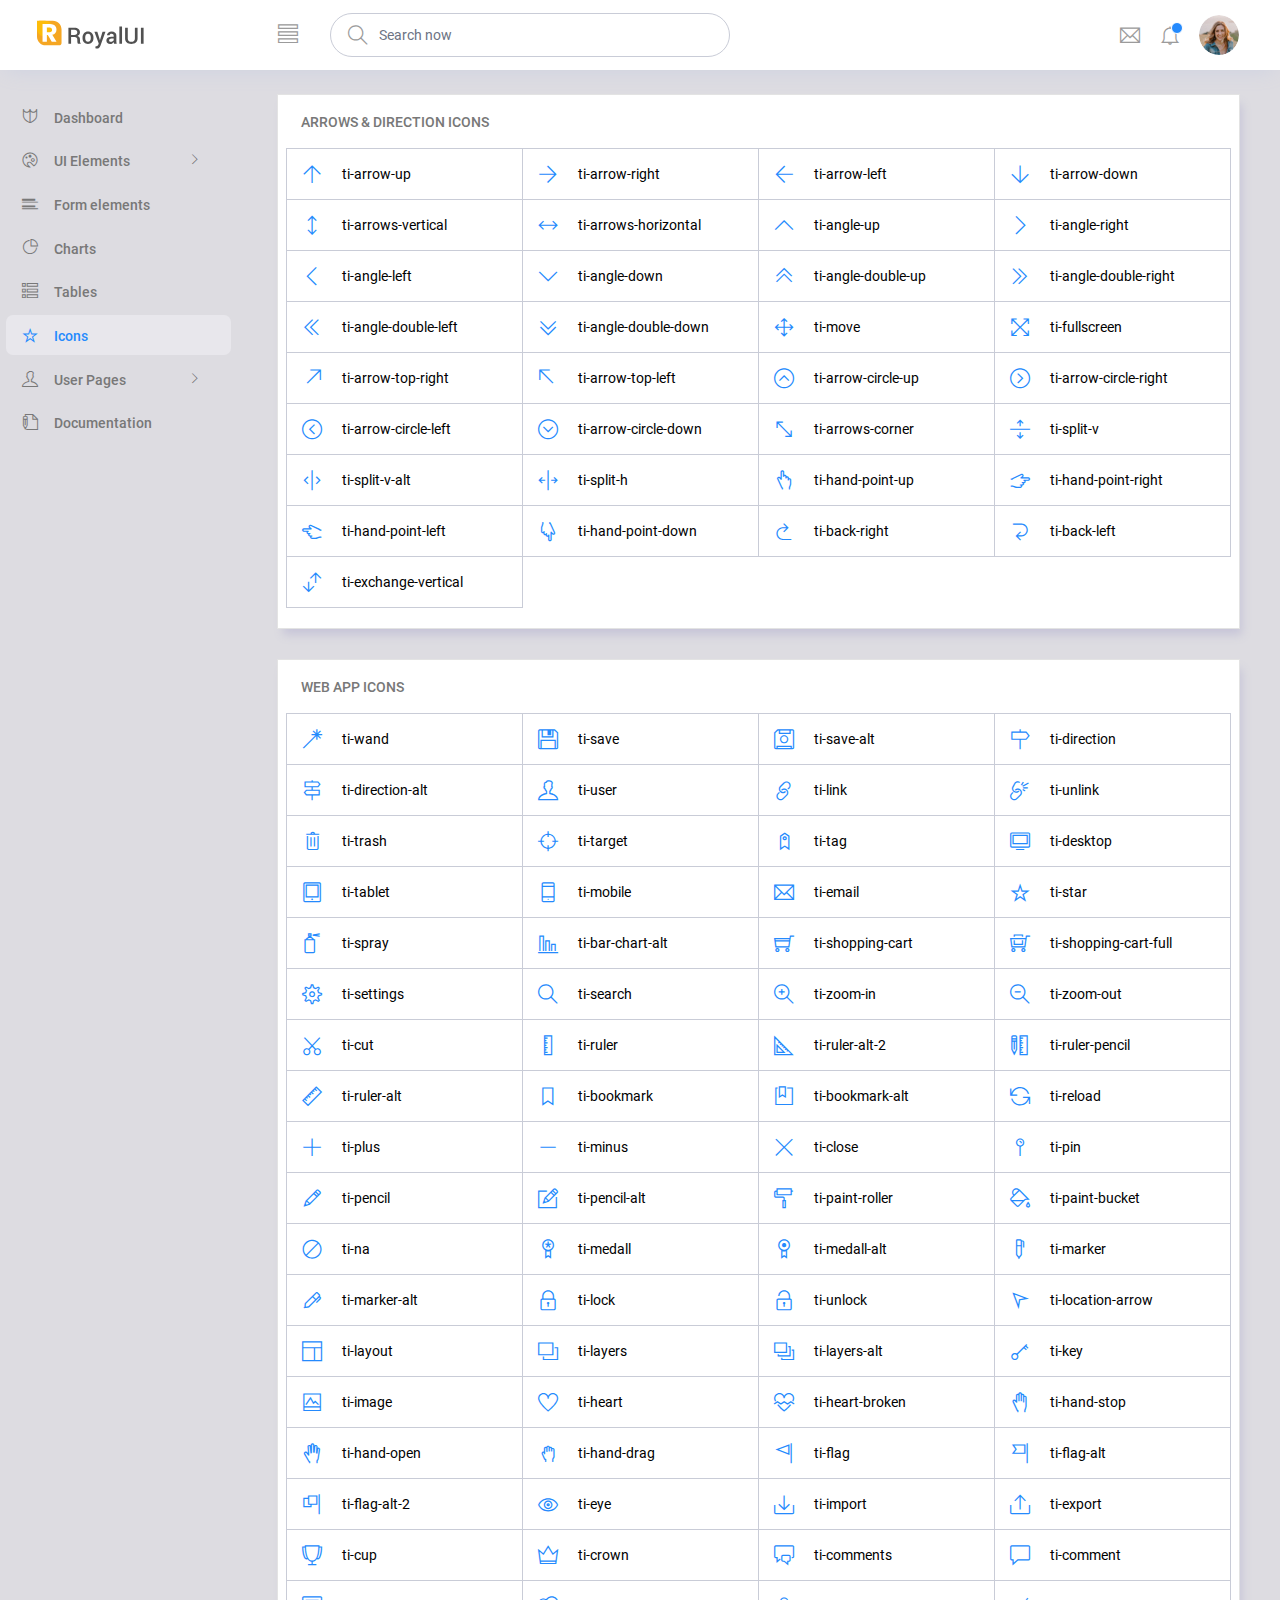
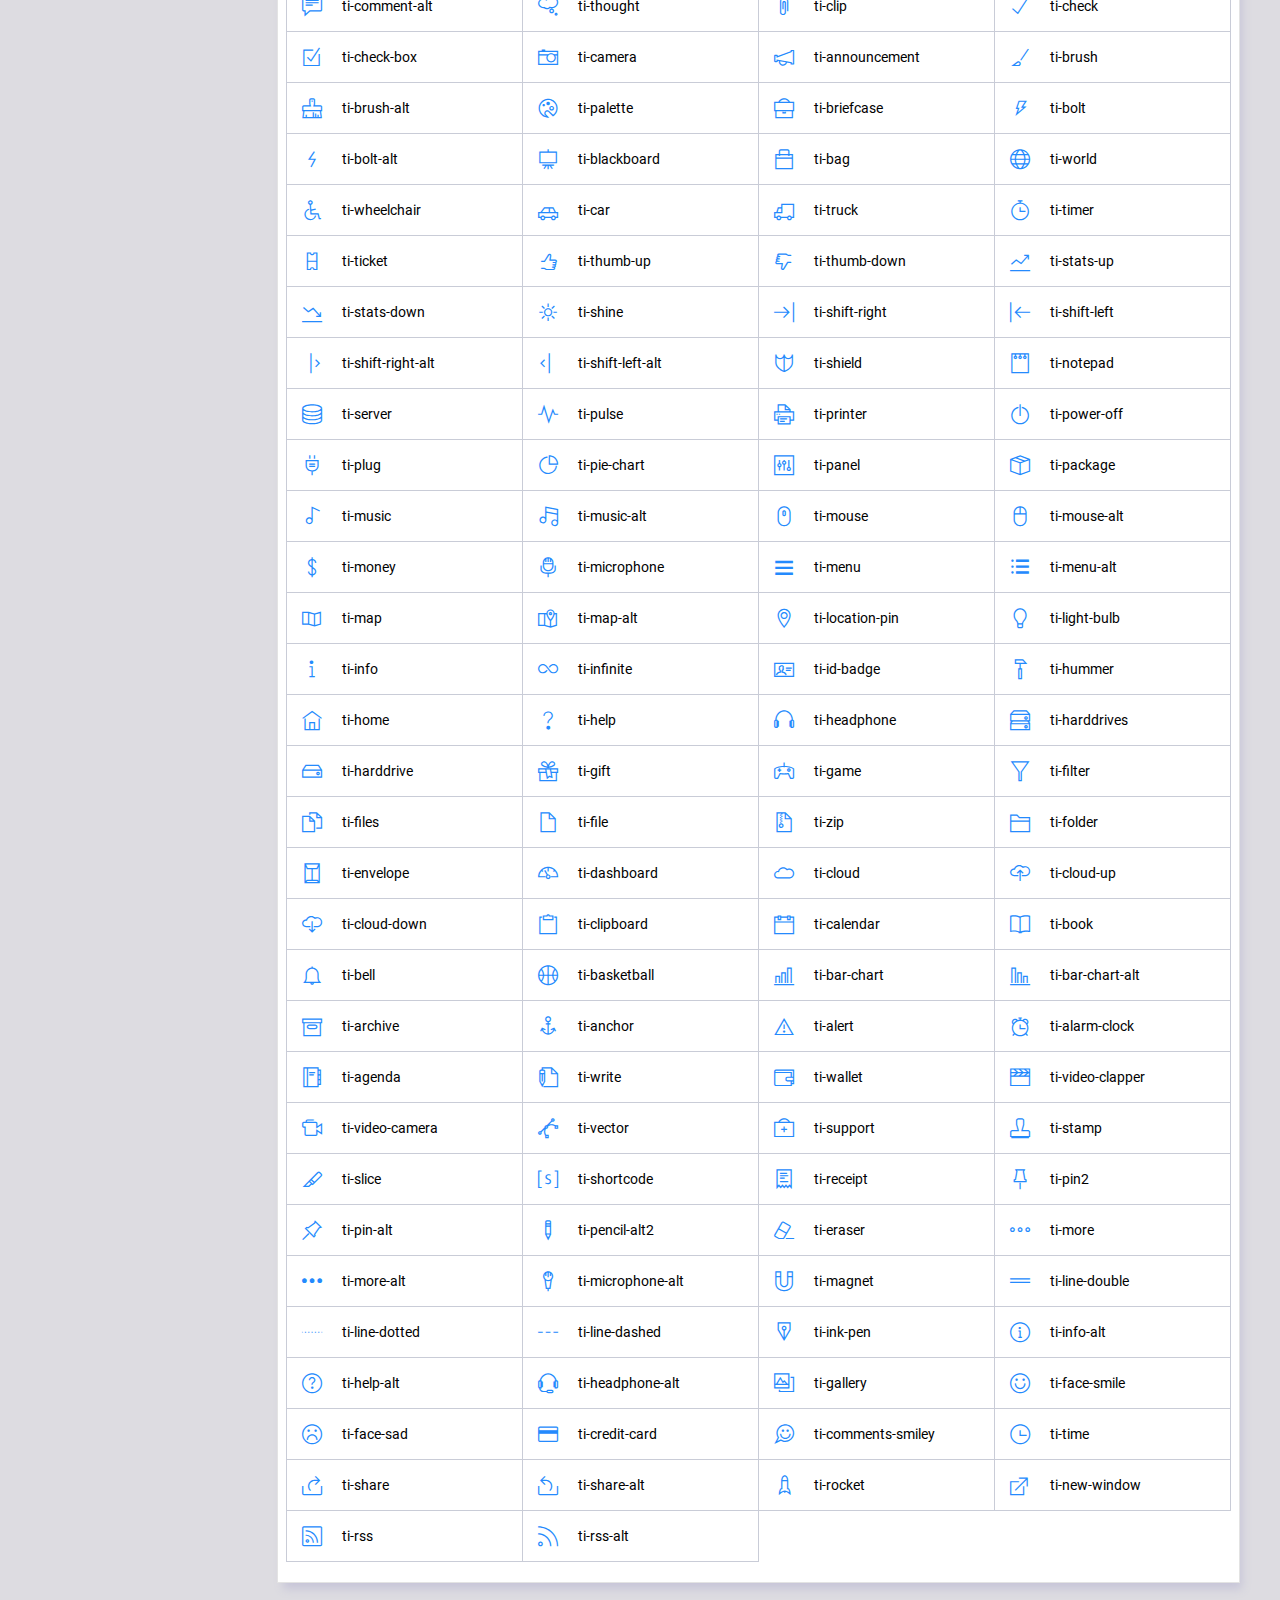
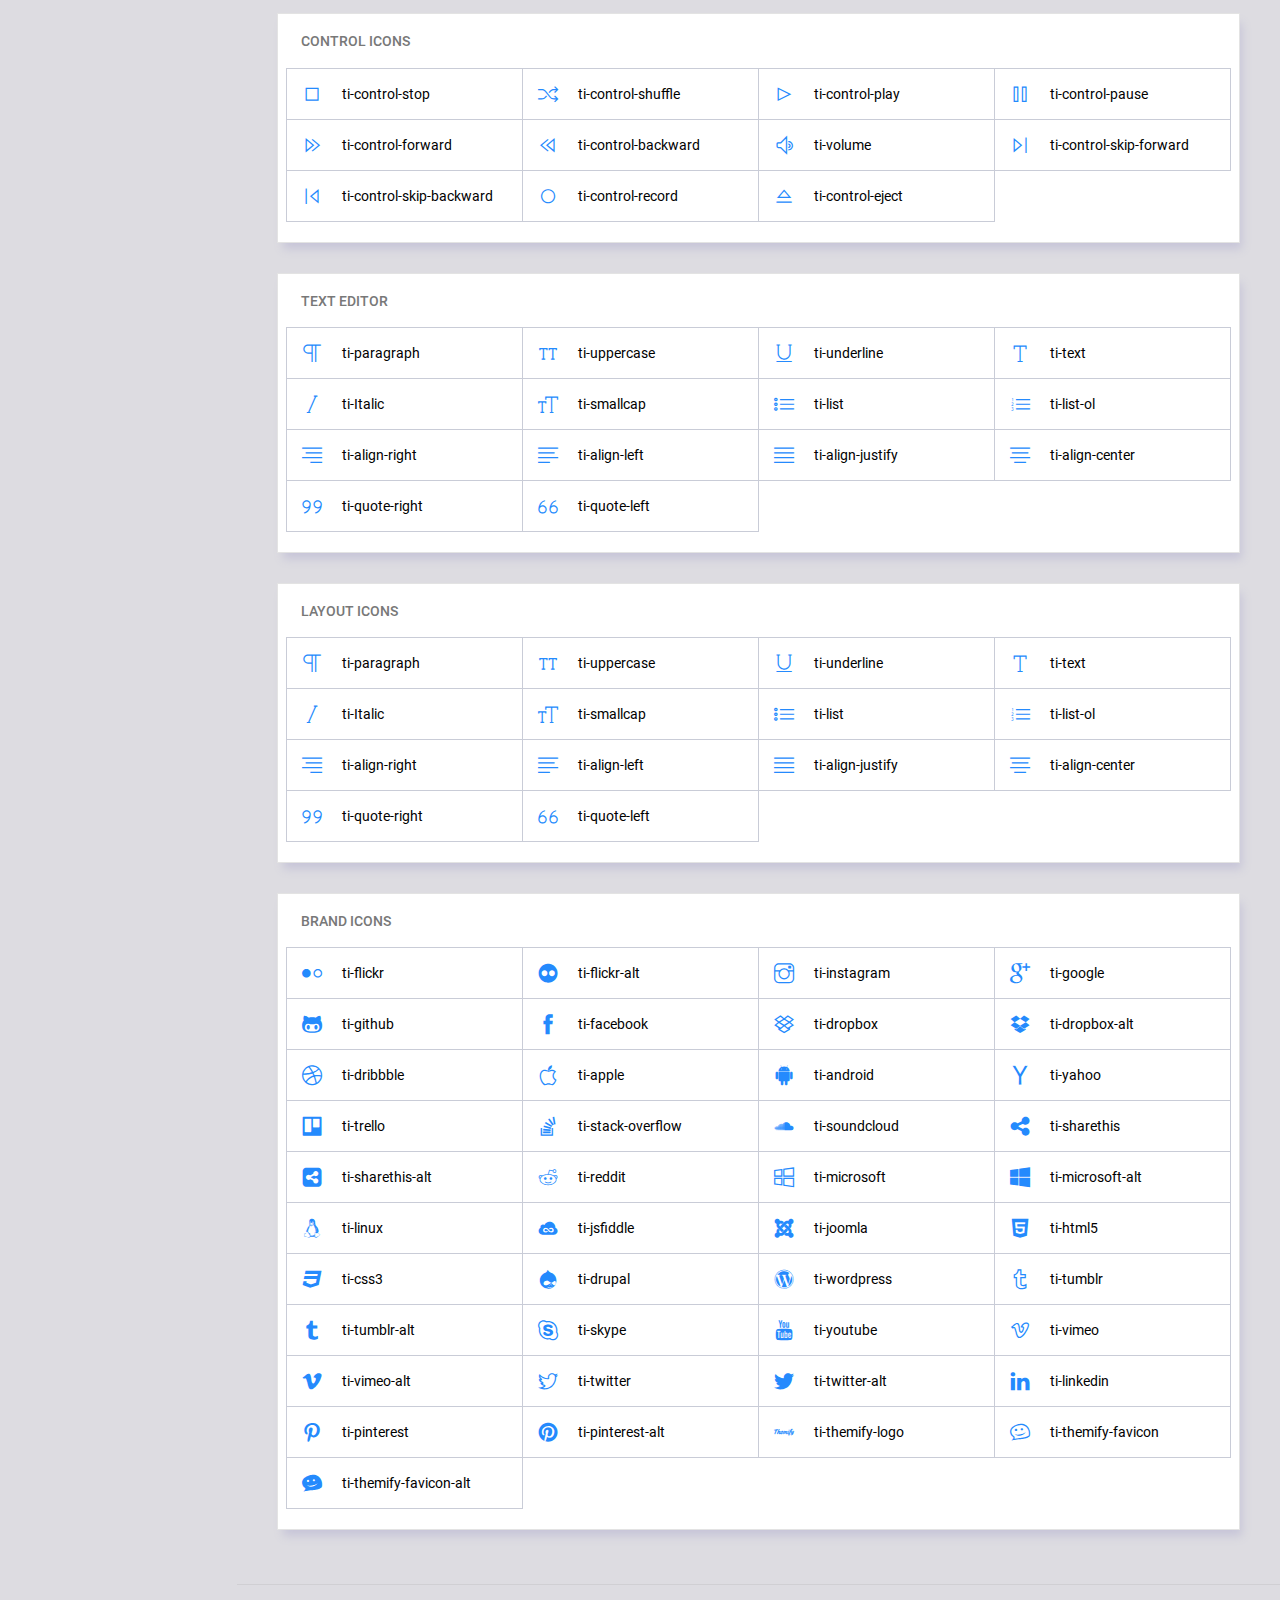
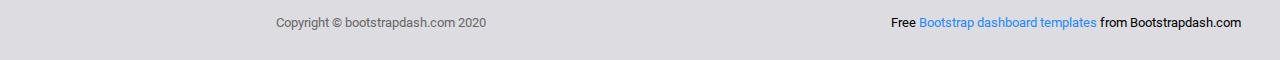
<file: static/admin/pages/icons/themify.html>
<!DOCTYPE html>
<html lang="en">

<head>
  <!-- Required meta tags -->
  <meta charset="utf-8">
  <meta name="viewport" content="width=device-width, initial-scale=1, shrink-to-fit=no">
  <title>RoyalUI Admin</title>
  <!-- plugins:css -->
  <link rel="stylesheet" href="../../vendors/ti-icons/css/themify-icons.css">
  <link rel="stylesheet" href="../../vendors/base/vendor.bundle.base.css">
  <!-- endinject -->
  <!-- plugin css for this page -->
  <!-- End plugin css for this page -->
  <!-- inject:css -->
  <link rel="stylesheet" href="../../css/style.css">
  <!-- endinject -->
  <link rel="shortcut icon" href="../../images/favicon.png" />
</head>

<body>
  <div class="container-scroller">
    <!-- partial:../../partials/_navbar.html -->
    <nav class="navbar col-lg-12 col-12 p-0 fixed-top d-flex flex-row">
      <div class="text-center navbar-brand-wrapper d-flex align-items-center justify-content-center">
        <a class="navbar-brand brand-logo mr-5" href="../../index.html"><img src="../../images/logo.svg" class="mr-2" alt="logo"/></a>
        <a class="navbar-brand brand-logo-mini" href="../../index.html"><img src="../../images/logo-mini.svg" alt="logo"/></a>
      </div>
      <div class="navbar-menu-wrapper d-flex align-items-center justify-content-end">
        <button class="navbar-toggler navbar-toggler align-self-center" type="button" data-toggle="minimize">
          <span class="ti-view-list"></span>
        </button>
        <ul class="navbar-nav mr-lg-2">
          <li class="nav-item nav-search d-none d-lg-block">
            <div class="input-group">
              <div class="input-group-prepend hover-cursor" id="navbar-search-icon">
                <span class="input-group-text" id="search">
                  <i class="ti-search"></i>
                </span>
              </div>
              <input type="text" class="form-control" id="navbar-search-input" placeholder="Search now" aria-label="search" aria-describedby="search">
            </div>
          </li>
        </ul>
        <ul class="navbar-nav navbar-nav-right">
          <li class="nav-item dropdown mr-1">
            <a class="nav-link count-indicator dropdown-toggle d-flex justify-content-center align-items-center" id="messageDropdown" href="#" data-toggle="dropdown">
              <i class="ti-email mx-0"></i>
            </a>
            <div class="dropdown-menu dropdown-menu-right navbar-dropdown" aria-labelledby="messageDropdown">
              <p class="mb-0 font-weight-normal float-left dropdown-header">Messages</p>
              <a class="dropdown-item">
                <div class="item-thumbnail">
                    <img src="../../images/faces/face4.jpg" alt="image" class="profile-pic">
                </div>
                <div class="item-content flex-grow">
                  <h6 class="ellipsis font-weight-normal">David Grey
                  </h6>
                  <p class="font-weight-light small-text text-muted mb-0">
                    The meeting is cancelled
                  </p>
                </div>
              </a>
              <a class="dropdown-item">
                <div class="item-thumbnail">
                    <img src="../../images/faces/face2.jpg" alt="image" class="profile-pic">
                </div>
                <div class="item-content flex-grow">
                  <h6 class="ellipsis font-weight-normal">Tim Cook
                  </h6>
                  <p class="font-weight-light small-text text-muted mb-0">
                    New product launch
                  </p>
                </div>
              </a>
              <a class="dropdown-item">
                <div class="item-thumbnail">
                    <img src="../../images/faces/face3.jpg" alt="image" class="profile-pic">
                </div>
                <div class="item-content flex-grow">
                  <h6 class="ellipsis font-weight-normal"> Johnson
                  </h6>
                  <p class="font-weight-light small-text text-muted mb-0">
                    Upcoming board meeting
                  </p>
                </div>
              </a>
            </div>
          </li>
          <li class="nav-item dropdown">
            <a class="nav-link count-indicator dropdown-toggle" id="notificationDropdown" href="#" data-toggle="dropdown">
              <i class="ti-bell mx-0"></i>
              <span class="count"></span>
            </a>
            <div class="dropdown-menu dropdown-menu-right navbar-dropdown" aria-labelledby="notificationDropdown">
              <p class="mb-0 font-weight-normal float-left dropdown-header">Notifications</p>
              <a class="dropdown-item">
                <div class="item-thumbnail">
                  <div class="item-icon bg-success">
                    <i class="ti-info-alt mx-0"></i>
                  </div>
                </div>
                <div class="item-content">
                  <h6 class="font-weight-normal">Application Error</h6>
                  <p class="font-weight-light small-text mb-0 text-muted">
                    Just now
                  </p>
                </div>
              </a>
              <a class="dropdown-item">
                <div class="item-thumbnail">
                  <div class="item-icon bg-warning">
                    <i class="ti-settings mx-0"></i>
                  </div>
                </div>
                <div class="item-content">
                  <h6 class="font-weight-normal">Settings</h6>
                  <p class="font-weight-light small-text mb-0 text-muted">
                    Private message
                  </p>
                </div>
              </a>
              <a class="dropdown-item">
                <div class="item-thumbnail">
                  <div class="item-icon bg-info">
                    <i class="ti-user mx-0"></i>
                  </div>
                </div>
                <div class="item-content">
                  <h6 class="font-weight-normal">New user registration</h6>
                  <p class="font-weight-light small-text mb-0 text-muted">
                    2 days ago
                  </p>
                </div>
              </a>
            </div>
          </li>
          <li class="nav-item nav-profile dropdown">
            <a class="nav-link dropdown-toggle" href="#" data-toggle="dropdown" id="profileDropdown">
              <img src="../../images/faces/face28.jpg" alt="profile"/>
            </a>
            <div class="dropdown-menu dropdown-menu-right navbar-dropdown" aria-labelledby="profileDropdown">
              <a class="dropdown-item">
                <i class="ti-settings text-primary"></i>
                Settings
              </a>
              <a class="dropdown-item">
                <i class="ti-power-off text-primary"></i>
                Logout
              </a>
            </div>
          </li>
        </ul>
        <button class="navbar-toggler navbar-toggler-right d-lg-none align-self-center" type="button" data-toggle="offcanvas">
          <span class="ti-view-list"></span>
        </button>
      </div>
    </nav>
    <!-- partial -->
    <div class="container-fluid page-body-wrapper">
      <!-- partial:../../partials/_sidebar.html -->
      <nav class="sidebar sidebar-offcanvas" id="sidebar">
        <ul class="nav">
          <li class="nav-item">
            <a class="nav-link" href="../../index.html">
              <i class="ti-shield menu-icon"></i>
              <span class="menu-title">Dashboard</span>
            </a>
          </li>
          <li class="nav-item">
            <a class="nav-link" data-toggle="collapse" href="#ui-basic" aria-expanded="false" aria-controls="ui-basic">
              <i class="ti-palette menu-icon"></i>
              <span class="menu-title">UI Elements</span>
              <i class="menu-arrow"></i>
            </a>
            <div class="collapse" id="ui-basic">
              <ul class="nav flex-column sub-menu">
                <li class="nav-item"> <a class="nav-link" href="../../pages/ui-features/buttons.html">Buttons</a></li>
                <li class="nav-item"> <a class="nav-link" href="../../pages/ui-features/typography.html">Typography</a></li>
              </ul>
            </div>
          </li>
          <li class="nav-item">
            <a class="nav-link" href="../../pages/forms/basic_elements.html">
              <i class="ti-layout-list-post menu-icon"></i>
              <span class="menu-title">Form elements</span>
            </a>
          </li>
          <li class="nav-item">
            <a class="nav-link" href="../../pages/charts/chartjs.html">
              <i class="ti-pie-chart menu-icon"></i>
              <span class="menu-title">Charts</span>
            </a>
          </li>
          <li class="nav-item">
            <a class="nav-link" href="../../pages/tables/basic-table.html">
              <i class="ti-view-list-alt menu-icon"></i>
              <span class="menu-title">Tables</span>
            </a>
          </li>
          <li class="nav-item">
            <a class="nav-link" href="../../pages/icons/themify.html">
              <i class="ti-star menu-icon"></i>
              <span class="menu-title">Icons</span>
            </a>
          </li>
          <li class="nav-item">
            <a class="nav-link" data-toggle="collapse" href="#auth" aria-expanded="false" aria-controls="auth">
              <i class="ti-user menu-icon"></i>
              <span class="menu-title">User Pages</span>
              <i class="menu-arrow"></i>
            </a>
            <div class="collapse" id="auth">
              <ul class="nav flex-column sub-menu">
                <li class="nav-item"> <a class="nav-link" href="../../pages/samples/login.html"> Login </a></li>
                <li class="nav-item"> <a class="nav-link" href="../../pages/samples/login-2.html"> Login 2 </a></li>
                <li class="nav-item"> <a class="nav-link" href="../../pages/samples/register.html"> Register </a></li>
                <li class="nav-item"> <a class="nav-link" href="../../pages/samples/register-2.html"> Register 2 </a></li>
                <li class="nav-item"> <a class="nav-link" href="../../pages/samples/lock-screen.html"> Lockscreen </a></li>
              </ul>
            </div>
          </li>
          <li class="nav-item">
            <a class="nav-link" href="../../documentation/documentation.html">
              <i class="ti-write menu-icon"></i>
              <span class="menu-title">Documentation</span>
            </a>
          </li>
        </ul>
      </nav>
      <!-- partial -->
      <div class="main-panel">          
        <div class="content-wrapper">
          <div class="row">
            <div class="col-lg-12 grid-margin">
              <div class="card">
                <div class="card-body">
                  <h4 class="card-title">Arrows & direction icons</h4>
                  <div class="icons-list row">
                    <div class="col-sm-6 col-md-4 col-lg-3"> <i class="ti-arrow-up"></i> ti-arrow-up </div>
                    <div class="col-sm-6 col-md-4 col-lg-3"> <i class="ti-arrow-right"></i> ti-arrow-right </div>
                    <div class="col-sm-6 col-md-4 col-lg-3"> <i class="ti-arrow-left"></i> ti-arrow-left </div>
                    <div class="col-sm-6 col-md-4 col-lg-3"> <i class="ti-arrow-down"></i> ti-arrow-down </div>
                    <div class="col-sm-6 col-md-4 col-lg-3"> <i class="ti-arrows-vertical"></i> ti-arrows-vertical </div>
                    <div class="col-sm-6 col-md-4 col-lg-3"> <i class="ti-arrows-horizontal"></i> ti-arrows-horizontal </div>
                    <div class="col-sm-6 col-md-4 col-lg-3"> <i class="ti-angle-up"></i> ti-angle-up </div>
                    <div class="col-sm-6 col-md-4 col-lg-3"> <i class="ti-angle-right"></i> ti-angle-right </div>
                    <div class="col-sm-6 col-md-4 col-lg-3"> <i class="ti-angle-left"></i> ti-angle-left </div>
                    <div class="col-sm-6 col-md-4 col-lg-3"> <i class="ti-angle-down"></i> ti-angle-down </div>
                    <div class="col-sm-6 col-md-4 col-lg-3"> <i class="ti-angle-double-up"></i> ti-angle-double-up </div>
                    <div class="col-sm-6 col-md-4 col-lg-3"> <i class="ti-angle-double-right"></i> ti-angle-double-right </div>
                    <div class="col-sm-6 col-md-4 col-lg-3"> <i class="ti-angle-double-left"></i> ti-angle-double-left </div>
                    <div class="col-sm-6 col-md-4 col-lg-3"> <i class="ti-angle-double-down"></i> ti-angle-double-down </div>
                    <div class="col-sm-6 col-md-4 col-lg-3"> <i class="ti-move"></i> ti-move </div>
                    <div class="col-sm-6 col-md-4 col-lg-3"> <i class="ti-fullscreen"></i> ti-fullscreen </div>
                    <div class="col-sm-6 col-md-4 col-lg-3"> <i class="ti-arrow-top-right"></i> ti-arrow-top-right </div>
                    <div class="col-sm-6 col-md-4 col-lg-3"> <i class="ti-arrow-top-left"></i> ti-arrow-top-left </div>
                    <div class="col-sm-6 col-md-4 col-lg-3"> <i class="ti-arrow-circle-up"></i> ti-arrow-circle-up </div>
                    <div class="col-sm-6 col-md-4 col-lg-3"> <i class="ti-arrow-circle-right"></i> ti-arrow-circle-right </div>
                    <div class="col-sm-6 col-md-4 col-lg-3"> <i class="ti-arrow-circle-left"></i> ti-arrow-circle-left </div>
                    <div class="col-sm-6 col-md-4 col-lg-3"> <i class="ti-arrow-circle-down"></i> ti-arrow-circle-down </div>
                    <div class="col-sm-6 col-md-4 col-lg-3"> <i class="ti-arrows-corner"></i> ti-arrows-corner </div>
                    <div class="col-sm-6 col-md-4 col-lg-3"> <i class="ti-split-v"></i> ti-split-v </div>
                    <div class="col-sm-6 col-md-4 col-lg-3"> <i class="ti-split-v-alt"></i> ti-split-v-alt </div>
                    <div class="col-sm-6 col-md-4 col-lg-3"> <i class="ti-split-h"></i> ti-split-h </div>
                    <div class="col-sm-6 col-md-4 col-lg-3"> <i class="ti-hand-point-up"></i> ti-hand-point-up </div>
                    <div class="col-sm-6 col-md-4 col-lg-3"> <i class="ti-hand-point-right"></i> ti-hand-point-right </div>
                    <div class="col-sm-6 col-md-4 col-lg-3"> <i class="ti-hand-point-left"></i> ti-hand-point-left </div>
                    <div class="col-sm-6 col-md-4 col-lg-3"> <i class="ti-hand-point-down"></i> ti-hand-point-down </div>
                    <div class="col-sm-6 col-md-4 col-lg-3"> <i class="ti-back-right"></i> ti-back-right </div>
                    <div class="col-sm-6 col-md-4 col-lg-3"> <i class="ti-back-left"></i> ti-back-left </div>
                    <div class="col-sm-6 col-md-4 col-lg-3"> <i class="ti-exchange-vertical"></i> ti-exchange-vertical </div>
                  </div>
                </div>
              </div>
            </div>
            <div class="col-lg-12 grid-margin">
              <div class="card">
                <div class="card-body">
                  <h4 class="card-title">Web app icons</h4>
                  <div class="icons-list row">
                    <div class="col-sm-6 col-md-4 col-lg-3"> <i class="ti-wand"></i> ti-wand </div>
                    <div class="col-sm-6 col-md-4 col-lg-3"> <i class="ti-save"></i> ti-save </div>
                    <div class="col-sm-6 col-md-4 col-lg-3"> <i class="ti-save-alt"></i> ti-save-alt </div>
                    <div class="col-sm-6 col-md-4 col-lg-3"> <i class="ti-direction"></i> ti-direction </div>
                    <div class="col-sm-6 col-md-4 col-lg-3"> <i class="ti-direction-alt"></i> ti-direction-alt </div>
                    <div class="col-sm-6 col-md-4 col-lg-3"> <i class="ti-user"></i> ti-user </div>
                    <div class="col-sm-6 col-md-4 col-lg-3"> <i class="ti-link"></i> ti-link </div>
                    <div class="col-sm-6 col-md-4 col-lg-3"> <i class="ti-unlink"></i> ti-unlink </div>
                    <div class="col-sm-6 col-md-4 col-lg-3"> <i class="ti-trash"></i> ti-trash </div>
                    <div class="col-sm-6 col-md-4 col-lg-3"> <i class="ti-target"></i> ti-target </div>
                    <div class="col-sm-6 col-md-4 col-lg-3"> <i class="ti-tag"></i> ti-tag </div>
                    <div class="col-sm-6 col-md-4 col-lg-3"> <i class="ti-desktop"></i> ti-desktop </div>
                    <div class="col-sm-6 col-md-4 col-lg-3"> <i class="ti-tablet"></i> ti-tablet </div>
                    <div class="col-sm-6 col-md-4 col-lg-3"> <i class="ti-mobile"></i> ti-mobile </div>
                    <div class="col-sm-6 col-md-4 col-lg-3"> <i class="ti-email"></i> ti-email </div>
                    <div class="col-sm-6 col-md-4 col-lg-3"> <i class="ti-star"></i> ti-star </div>
                    <div class="col-sm-6 col-md-4 col-lg-3"> <i class="ti-spray"></i> ti-spray </div>
                    <div class="col-sm-6 col-md-4 col-lg-3"> <i class="ti-bar-chart-alt"></i> ti-bar-chart-alt </div>
                    <div class="col-sm-6 col-md-4 col-lg-3"> <i class="ti-shopping-cart"></i> ti-shopping-cart </div>
                    <div class="col-sm-6 col-md-4 col-lg-3"> <i class="ti-shopping-cart-full"></i> ti-shopping-cart-full </div>
                    <div class="col-sm-6 col-md-4 col-lg-3"> <i class="ti-settings"></i> ti-settings </div>
                    <div class="col-sm-6 col-md-4 col-lg-3"> <i class="ti-search"></i> ti-search </div>
                    <div class="col-sm-6 col-md-4 col-lg-3"> <i class="ti-zoom-in"></i> ti-zoom-in </div>
                    <div class="col-sm-6 col-md-4 col-lg-3"> <i class="ti-zoom-out"></i> ti-zoom-out </div>
                    <div class="col-sm-6 col-md-4 col-lg-3"> <i class="ti-cut"></i> ti-cut </div>
                    <div class="col-sm-6 col-md-4 col-lg-3"> <i class="ti-ruler"></i> ti-ruler </div>
                    <div class="col-sm-6 col-md-4 col-lg-3"> <i class="ti-ruler-alt-2"></i> ti-ruler-alt-2 </div>
                    <div class="col-sm-6 col-md-4 col-lg-3"> <i class="ti-ruler-pencil"></i> ti-ruler-pencil </div>
                    <div class="col-sm-6 col-md-4 col-lg-3"> <i class="ti-ruler-alt"></i> ti-ruler-alt </div>
                    <div class="col-sm-6 col-md-4 col-lg-3"> <i class="ti-bookmark"></i> ti-bookmark </div>
                    <div class="col-sm-6 col-md-4 col-lg-3"> <i class="ti-bookmark-alt"></i> ti-bookmark-alt </div>
                    <div class="col-sm-6 col-md-4 col-lg-3"> <i class="ti-reload"></i> ti-reload </div>
                    <div class="col-sm-6 col-md-4 col-lg-3"> <i class="ti-plus"></i> ti-plus </div>
                    <div class="col-sm-6 col-md-4 col-lg-3"> <i class="ti-minus"></i> ti-minus </div>
                    <div class="col-sm-6 col-md-4 col-lg-3"> <i class="ti-close"></i> ti-close </div>
                    <div class="col-sm-6 col-md-4 col-lg-3"> <i class="ti-pin"></i> ti-pin </div>
                    <div class="col-sm-6 col-md-4 col-lg-3"> <i class="ti-pencil"></i> ti-pencil </div>
                    <div class="col-sm-6 col-md-4 col-lg-3"> <i class="ti-pencil-alt"></i> ti-pencil-alt </div>
                    <div class="col-sm-6 col-md-4 col-lg-3"> <i class="ti-paint-roller"></i> ti-paint-roller </div>
                    <div class="col-sm-6 col-md-4 col-lg-3"> <i class="ti-paint-bucket"></i> ti-paint-bucket </div>
                    <div class="col-sm-6 col-md-4 col-lg-3"> <i class="ti-na"></i> ti-na </div>
                    <div class="col-sm-6 col-md-4 col-lg-3"> <i class="ti-medall"></i> ti-medall </div>
                    <div class="col-sm-6 col-md-4 col-lg-3"> <i class="ti-medall-alt"></i> ti-medall-alt </div>
                    <div class="col-sm-6 col-md-4 col-lg-3"> <i class="ti-marker"></i> ti-marker </div>
                    <div class="col-sm-6 col-md-4 col-lg-3"> <i class="ti-marker-alt"></i> ti-marker-alt </div>
                    <div class="col-sm-6 col-md-4 col-lg-3"> <i class="ti-lock"></i> ti-lock </div>
                    <div class="col-sm-6 col-md-4 col-lg-3"> <i class="ti-unlock"></i> ti-unlock </div>
                    <div class="col-sm-6 col-md-4 col-lg-3"> <i class="ti-location-arrow"></i> ti-location-arrow </div>
                    <div class="col-sm-6 col-md-4 col-lg-3"> <i class="ti-layout"></i> ti-layout </div>
                    <div class="col-sm-6 col-md-4 col-lg-3"> <i class="ti-layers"></i> ti-layers </div>
                    <div class="col-sm-6 col-md-4 col-lg-3"> <i class="ti-layers-alt"></i> ti-layers-alt </div>
                    <div class="col-sm-6 col-md-4 col-lg-3"> <i class="ti-key"></i> ti-key </div>
                    <div class="col-sm-6 col-md-4 col-lg-3"> <i class="ti-image"></i> ti-image </div>
                    <div class="col-sm-6 col-md-4 col-lg-3"> <i class="ti-heart"></i> ti-heart </div>
                    <div class="col-sm-6 col-md-4 col-lg-3"> <i class="ti-heart-broken"></i> ti-heart-broken </div>
                    <div class="col-sm-6 col-md-4 col-lg-3"> <i class="ti-hand-stop"></i> ti-hand-stop </div>
                    <div class="col-sm-6 col-md-4 col-lg-3"> <i class="ti-hand-open"></i> ti-hand-open </div>
                    <div class="col-sm-6 col-md-4 col-lg-3"> <i class="ti-hand-drag"></i> ti-hand-drag </div>
                    <div class="col-sm-6 col-md-4 col-lg-3"> <i class="ti-flag"></i> ti-flag </div>
                    <div class="col-sm-6 col-md-4 col-lg-3"> <i class="ti-flag-alt"></i> ti-flag-alt </div>
                    <div class="col-sm-6 col-md-4 col-lg-3"> <i class="ti-flag-alt-2"></i> ti-flag-alt-2 </div>
                    <div class="col-sm-6 col-md-4 col-lg-3"> <i class="ti-eye"></i> ti-eye </div>
                    <div class="col-sm-6 col-md-4 col-lg-3"> <i class="ti-import"></i> ti-import </div>
                    <div class="col-sm-6 col-md-4 col-lg-3"> <i class="ti-export"></i> ti-export </div>
                    <div class="col-sm-6 col-md-4 col-lg-3"> <i class="ti-cup"></i> ti-cup </div>
                    <div class="col-sm-6 col-md-4 col-lg-3"> <i class="ti-crown"></i> ti-crown </div>
                    <div class="col-sm-6 col-md-4 col-lg-3"> <i class="ti-comments"></i> ti-comments </div>
                    <div class="col-sm-6 col-md-4 col-lg-3"> <i class="ti-comment"></i> ti-comment </div>
                    <div class="col-sm-6 col-md-4 col-lg-3"> <i class="ti-comment-alt"></i> ti-comment-alt </div>
                    <div class="col-sm-6 col-md-4 col-lg-3"> <i class="ti-thought"></i> ti-thought </div>
                    <div class="col-sm-6 col-md-4 col-lg-3"> <i class="ti-clip"></i> ti-clip </div>
                    <div class="col-sm-6 col-md-4 col-lg-3"> <i class="ti-check"></i> ti-check </div>
                    <div class="col-sm-6 col-md-4 col-lg-3"> <i class="ti-check-box"></i> ti-check-box </div>
                    <div class="col-sm-6 col-md-4 col-lg-3"> <i class="ti-camera"></i> ti-camera </div>
                    <div class="col-sm-6 col-md-4 col-lg-3"> <i class="ti-announcement"></i> ti-announcement </div>
                    <div class="col-sm-6 col-md-4 col-lg-3"> <i class="ti-brush"></i> ti-brush </div>
                    <div class="col-sm-6 col-md-4 col-lg-3"> <i class="ti-brush-alt"></i> ti-brush-alt </div>
                    <div class="col-sm-6 col-md-4 col-lg-3"> <i class="ti-palette"></i> ti-palette </div>
                    <div class="col-sm-6 col-md-4 col-lg-3"> <i class="ti-briefcase"></i> ti-briefcase </div>
                    <div class="col-sm-6 col-md-4 col-lg-3"> <i class="ti-bolt"></i> ti-bolt </div>
                    <div class="col-sm-6 col-md-4 col-lg-3"> <i class="ti-bolt-alt"></i> ti-bolt-alt </div>
                    <div class="col-sm-6 col-md-4 col-lg-3"> <i class="ti-blackboard"></i> ti-blackboard </div>
                    <div class="col-sm-6 col-md-4 col-lg-3"> <i class="ti-bag"></i> ti-bag </div>
                    <div class="col-sm-6 col-md-4 col-lg-3"> <i class="ti-world"></i> ti-world </div>
                    <div class="col-sm-6 col-md-4 col-lg-3"> <i class="ti-wheelchair"></i> ti-wheelchair </div>
                    <div class="col-sm-6 col-md-4 col-lg-3"> <i class="ti-car"></i> ti-car </div>
                    <div class="col-sm-6 col-md-4 col-lg-3"> <i class="ti-truck"></i> ti-truck </div>
                    <div class="col-sm-6 col-md-4 col-lg-3"> <i class="ti-timer"></i> ti-timer </div>
                    <div class="col-sm-6 col-md-4 col-lg-3"> <i class="ti-ticket"></i> ti-ticket </div>
                    <div class="col-sm-6 col-md-4 col-lg-3"> <i class="ti-thumb-up"></i> ti-thumb-up </div>
                    <div class="col-sm-6 col-md-4 col-lg-3"> <i class="ti-thumb-down"></i> ti-thumb-down </div>
                    <div class="col-sm-6 col-md-4 col-lg-3"> <i class="ti-stats-up"></i> ti-stats-up </div>
                    <div class="col-sm-6 col-md-4 col-lg-3"> <i class="ti-stats-down"></i> ti-stats-down </div>
                    <div class="col-sm-6 col-md-4 col-lg-3"> <i class="ti-shine"></i> ti-shine </div>
                    <div class="col-sm-6 col-md-4 col-lg-3"> <i class="ti-shift-right"></i> ti-shift-right </div>
                    <div class="col-sm-6 col-md-4 col-lg-3"> <i class="ti-shift-left"></i> ti-shift-left </div>
                    <div class="col-sm-6 col-md-4 col-lg-3"> <i class="ti-shift-right-alt"></i> ti-shift-right-alt </div>
                    <div class="col-sm-6 col-md-4 col-lg-3"> <i class="ti-shift-left-alt"></i> ti-shift-left-alt </div>
                    <div class="col-sm-6 col-md-4 col-lg-3"> <i class="ti-shield"></i> ti-shield </div>
                    <div class="col-sm-6 col-md-4 col-lg-3"> <i class="ti-notepad"></i> ti-notepad </div>
                    <div class="col-sm-6 col-md-4 col-lg-3"> <i class="ti-server"></i> ti-server </div>
                    <div class="col-sm-6 col-md-4 col-lg-3"> <i class="ti-pulse"></i> ti-pulse </div>
                    <div class="col-sm-6 col-md-4 col-lg-3"> <i class="ti-printer"></i> ti-printer </div>
                    <div class="col-sm-6 col-md-4 col-lg-3"> <i class="ti-power-off"></i> ti-power-off </div>
                    <div class="col-sm-6 col-md-4 col-lg-3"> <i class="ti-plug"></i> ti-plug </div>
                    <div class="col-sm-6 col-md-4 col-lg-3"> <i class="ti-pie-chart"></i> ti-pie-chart </div>
                    <div class="col-sm-6 col-md-4 col-lg-3"> <i class="ti-panel"></i> ti-panel </div>
                    <div class="col-sm-6 col-md-4 col-lg-3"> <i class="ti-package"></i> ti-package </div>
                    <div class="col-sm-6 col-md-4 col-lg-3"> <i class="ti-music"></i> ti-music </div>
                    <div class="col-sm-6 col-md-4 col-lg-3"> <i class="ti-music-alt"></i> ti-music-alt </div>
                    <div class="col-sm-6 col-md-4 col-lg-3"> <i class="ti-mouse"></i> ti-mouse </div>
                    <div class="col-sm-6 col-md-4 col-lg-3"> <i class="ti-mouse-alt"></i> ti-mouse-alt </div>
                    <div class="col-sm-6 col-md-4 col-lg-3"> <i class="ti-money"></i> ti-money </div>
                    <div class="col-sm-6 col-md-4 col-lg-3"> <i class="ti-microphone"></i> ti-microphone </div>
                    <div class="col-sm-6 col-md-4 col-lg-3"> <i class="ti-menu"></i> ti-menu </div>
                    <div class="col-sm-6 col-md-4 col-lg-3"> <i class="ti-menu-alt"></i> ti-menu-alt </div>
                    <div class="col-sm-6 col-md-4 col-lg-3"> <i class="ti-map"></i> ti-map </div>
                    <div class="col-sm-6 col-md-4 col-lg-3"> <i class="ti-map-alt"></i> ti-map-alt </div>
                    <div class="col-sm-6 col-md-4 col-lg-3"> <i class="ti-location-pin"></i> ti-location-pin </div>
                    <div class="col-sm-6 col-md-4 col-lg-3"> <i class="ti-light-bulb"></i> ti-light-bulb </div>
                    <div class="col-sm-6 col-md-4 col-lg-3"> <i class="ti-info"></i> ti-info </div>
                    <div class="col-sm-6 col-md-4 col-lg-3"> <i class="ti-infinite"></i> ti-infinite </div>
                    <div class="col-sm-6 col-md-4 col-lg-3"> <i class="ti-id-badge"></i> ti-id-badge </div>
                    <div class="col-sm-6 col-md-4 col-lg-3"> <i class="ti-hummer"></i> ti-hummer </div>
                    <div class="col-sm-6 col-md-4 col-lg-3"> <i class="ti-home"></i> ti-home </div>
                    <div class="col-sm-6 col-md-4 col-lg-3"> <i class="ti-help"></i> ti-help </div>
                    <div class="col-sm-6 col-md-4 col-lg-3"> <i class="ti-headphone"></i> ti-headphone </div>
                    <div class="col-sm-6 col-md-4 col-lg-3"> <i class="ti-harddrives"></i> ti-harddrives </div>
                    <div class="col-sm-6 col-md-4 col-lg-3"> <i class="ti-harddrive"></i> ti-harddrive </div>
                    <div class="col-sm-6 col-md-4 col-lg-3"> <i class="ti-gift"></i> ti-gift </div>
                    <div class="col-sm-6 col-md-4 col-lg-3"> <i class="ti-game"></i> ti-game </div>
                    <div class="col-sm-6 col-md-4 col-lg-3"> <i class="ti-filter"></i> ti-filter </div>
                    <div class="col-sm-6 col-md-4 col-lg-3"> <i class="ti-files"></i> ti-files </div>
                    <div class="col-sm-6 col-md-4 col-lg-3"> <i class="ti-file"></i> ti-file </div>
                    <div class="col-sm-6 col-md-4 col-lg-3"> <i class="ti-zip"></i> ti-zip </div>
                    <div class="col-sm-6 col-md-4 col-lg-3"> <i class="ti-folder"></i> ti-folder </div>
                    <div class="col-sm-6 col-md-4 col-lg-3"> <i class="ti-envelope"></i> ti-envelope </div>
                    <div class="col-sm-6 col-md-4 col-lg-3"> <i class="ti-dashboard"></i> ti-dashboard </div>
                    <div class="col-sm-6 col-md-4 col-lg-3"> <i class="ti-cloud"></i> ti-cloud </div>
                    <div class="col-sm-6 col-md-4 col-lg-3"> <i class="ti-cloud-up"></i> ti-cloud-up </div>
                    <div class="col-sm-6 col-md-4 col-lg-3"> <i class="ti-cloud-down"></i> ti-cloud-down </div>
                    <div class="col-sm-6 col-md-4 col-lg-3"> <i class="ti-clipboard"></i> ti-clipboard </div>
                    <div class="col-sm-6 col-md-4 col-lg-3"> <i class="ti-calendar"></i> ti-calendar </div>
                    <div class="col-sm-6 col-md-4 col-lg-3"> <i class="ti-book"></i> ti-book </div>
                    <div class="col-sm-6 col-md-4 col-lg-3"> <i class="ti-bell"></i> ti-bell </div>
                    <div class="col-sm-6 col-md-4 col-lg-3"> <i class="ti-basketball"></i> ti-basketball </div>
                    <div class="col-sm-6 col-md-4 col-lg-3"> <i class="ti-bar-chart"></i> ti-bar-chart </div>
                    <div class="col-sm-6 col-md-4 col-lg-3"> <i class="ti-bar-chart-alt"></i> ti-bar-chart-alt </div>
                    <div class="col-sm-6 col-md-4 col-lg-3"> <i class="ti-archive"></i> ti-archive </div>
                    <div class="col-sm-6 col-md-4 col-lg-3"> <i class="ti-anchor"></i> ti-anchor </div>
                    <div class="col-sm-6 col-md-4 col-lg-3"> <i class="ti-alert"></i> ti-alert </div>
                    <div class="col-sm-6 col-md-4 col-lg-3"> <i class="ti-alarm-clock"></i> ti-alarm-clock </div>
                    <div class="col-sm-6 col-md-4 col-lg-3"> <i class="ti-agenda"></i> ti-agenda </div>
                    <div class="col-sm-6 col-md-4 col-lg-3"> <i class="ti-write"></i> ti-write </div>
                    <div class="col-sm-6 col-md-4 col-lg-3"> <i class="ti-wallet"></i> ti-wallet </div>
                    <div class="col-sm-6 col-md-4 col-lg-3"> <i class="ti-video-clapper"></i> ti-video-clapper </div>
                    <div class="col-sm-6 col-md-4 col-lg-3"> <i class="ti-video-camera"></i> ti-video-camera </div>
                    <div class="col-sm-6 col-md-4 col-lg-3"> <i class="ti-vector"></i> ti-vector </div>
                    <div class="col-sm-6 col-md-4 col-lg-3"> <i class="ti-support"></i> ti-support </div>
                    <div class="col-sm-6 col-md-4 col-lg-3"> <i class="ti-stamp"></i> ti-stamp </div>
                    <div class="col-sm-6 col-md-4 col-lg-3"> <i class="ti-slice"></i> ti-slice </div>
                    <div class="col-sm-6 col-md-4 col-lg-3"> <i class="ti-shortcode"></i> ti-shortcode </div>
                    <div class="col-sm-6 col-md-4 col-lg-3"> <i class="ti-receipt"></i> ti-receipt </div>
                    <div class="col-sm-6 col-md-4 col-lg-3"> <i class="ti-pin2"></i> ti-pin2 </div>
                    <div class="col-sm-6 col-md-4 col-lg-3"> <i class="ti-pin-alt"></i> ti-pin-alt </div>
                    <div class="col-sm-6 col-md-4 col-lg-3"> <i class="ti-pencil-alt2"></i> ti-pencil-alt2 </div>
                    <div class="col-sm-6 col-md-4 col-lg-3"> <i class="ti-eraser"></i> ti-eraser </div>
                    <div class="col-sm-6 col-md-4 col-lg-3"> <i class="ti-more"></i> ti-more </div>
                    <div class="col-sm-6 col-md-4 col-lg-3"> <i class="ti-more-alt"></i> ti-more-alt </div>
                    <div class="col-sm-6 col-md-4 col-lg-3"> <i class="ti-microphone-alt"></i> ti-microphone-alt </div>
                    <div class="col-sm-6 col-md-4 col-lg-3"> <i class="ti-magnet"></i> ti-magnet </div>
                    <div class="col-sm-6 col-md-4 col-lg-3"> <i class="ti-line-double"></i> ti-line-double </div>
                    <div class="col-sm-6 col-md-4 col-lg-3"> <i class="ti-line-dotted"></i> ti-line-dotted </div>
                    <div class="col-sm-6 col-md-4 col-lg-3"> <i class="ti-line-dashed"></i> ti-line-dashed </div>
                    <div class="col-sm-6 col-md-4 col-lg-3"> <i class="ti-ink-pen"></i> ti-ink-pen </div>
                    <div class="col-sm-6 col-md-4 col-lg-3"> <i class="ti-info-alt"></i> ti-info-alt </div>
                    <div class="col-sm-6 col-md-4 col-lg-3"> <i class="ti-help-alt"></i> ti-help-alt </div>
                    <div class="col-sm-6 col-md-4 col-lg-3"> <i class="ti-headphone-alt"></i> ti-headphone-alt </div>
                    <div class="col-sm-6 col-md-4 col-lg-3"> <i class="ti-gallery"></i> ti-gallery </div>
                    <div class="col-sm-6 col-md-4 col-lg-3"> <i class="ti-face-smile"></i> ti-face-smile </div>
                    <div class="col-sm-6 col-md-4 col-lg-3"> <i class="ti-face-sad"></i> ti-face-sad </div>
                    <div class="col-sm-6 col-md-4 col-lg-3"> <i class="ti-credit-card"></i> ti-credit-card </div>
                    <div class="col-sm-6 col-md-4 col-lg-3"> <i class="ti-comments-smiley"></i> ti-comments-smiley </div>
                    <div class="col-sm-6 col-md-4 col-lg-3"> <i class="ti-time"></i> ti-time </div>
                    <div class="col-sm-6 col-md-4 col-lg-3"> <i class="ti-share"></i> ti-share </div>
                    <div class="col-sm-6 col-md-4 col-lg-3"> <i class="ti-share-alt"></i> ti-share-alt </div>
                    <div class="col-sm-6 col-md-4 col-lg-3"> <i class="ti-rocket"></i> ti-rocket </div>
                    <div class="col-sm-6 col-md-4 col-lg-3"> <i class="ti-new-window"></i> ti-new-window </div>
                    <div class="col-sm-6 col-md-4 col-lg-3"> <i class="ti-rss"></i> ti-rss </div>
                    <div class="col-sm-6 col-md-4 col-lg-3"> <i class="ti-rss-alt"></i> ti-rss-alt </div>
                  </div>
                </div>
              </div>
            </div>
            <div class="col-lg-12 grid-margin">
              <div class="card">
                <div class="card-body">
                  <h4 class="card-title">Control icons</h4>
                  <div class="icons-list row">
                    <div class="col-sm-6 col-md-4 col-lg-3"> <i class="ti-control-stop"></i> ti-control-stop </div>
                    <div class="col-sm-6 col-md-4 col-lg-3"> <i class="ti-control-shuffle"></i> ti-control-shuffle </div>
                    <div class="col-sm-6 col-md-4 col-lg-3"> <i class="ti-control-play"></i> ti-control-play </div>
                    <div class="col-sm-6 col-md-4 col-lg-3"> <i class="ti-control-pause"></i> ti-control-pause </div>
                    <div class="col-sm-6 col-md-4 col-lg-3"> <i class="ti-control-forward"></i> ti-control-forward </div>
                    <div class="col-sm-6 col-md-4 col-lg-3"> <i class="ti-control-backward"></i> ti-control-backward </div>
                    <div class="col-sm-6 col-md-4 col-lg-3"> <i class="ti-volume"></i> ti-volume </div>
                    <div class="col-sm-6 col-md-4 col-lg-3"> <i class="ti-control-skip-forward"></i> ti-control-skip-forward </div>
                    <div class="col-sm-6 col-md-4 col-lg-3"> <i class="ti-control-skip-backward"></i> ti-control-skip-backward </div>
                    <div class="col-sm-6 col-md-4 col-lg-3"> <i class="ti-control-record"></i> ti-control-record </div>
                    <div class="col-sm-6 col-md-4 col-lg-3"> <i class="ti-control-eject"></i> ti-control-eject </div>
                  </div>
                </div>
              </div>
            </div>
            <div class="col-lg-12 grid-margin">
              <div class="card">
                <div class="card-body">
                  <h4 class="card-title">Text editor</h4>
                  <div class="icons-list row">
                    <div class="col-sm-6 col-md-4 col-lg-3"> <i class="ti-paragraph"></i> ti-paragraph </div>
                    <div class="col-sm-6 col-md-4 col-lg-3"> <i class="ti-uppercase"></i> ti-uppercase </div>
                    <div class="col-sm-6 col-md-4 col-lg-3"> <i class="ti-underline"></i> ti-underline </div>
                    <div class="col-sm-6 col-md-4 col-lg-3"> <i class="ti-text"></i> ti-text </div>
                    <div class="col-sm-6 col-md-4 col-lg-3"> <i class="ti-Italic"></i> ti-Italic </div>
                    <div class="col-sm-6 col-md-4 col-lg-3"> <i class="ti-smallcap"></i> ti-smallcap </div>
                    <div class="col-sm-6 col-md-4 col-lg-3"> <i class="ti-list"></i> ti-list </div>
                    <div class="col-sm-6 col-md-4 col-lg-3"> <i class="ti-list-ol"></i> ti-list-ol </div>
                    <div class="col-sm-6 col-md-4 col-lg-3"> <i class="ti-align-right"></i> ti-align-right </div>
                    <div class="col-sm-6 col-md-4 col-lg-3"> <i class="ti-align-left"></i> ti-align-left </div>
                    <div class="col-sm-6 col-md-4 col-lg-3"> <i class="ti-align-justify"></i> ti-align-justify </div>
                    <div class="col-sm-6 col-md-4 col-lg-3"> <i class="ti-align-center"></i> ti-align-center </div>
                    <div class="col-sm-6 col-md-4 col-lg-3"> <i class="ti-quote-right"></i> ti-quote-right </div>
                    <div class="col-sm-6 col-md-4 col-lg-3"> <i class="ti-quote-left"></i> ti-quote-left </div>
                  </div>
                </div>
              </div>
            </div>
            <div class="col-lg-12 grid-margin">
              <div class="card">
                <div class="card-body">
                  <h4 class="card-title">Layout icons</h4>
                  <div class="icons-list row">
                    <div class="col-sm-6 col-md-4 col-lg-3"> <i class="ti-paragraph"></i> ti-paragraph </div>
                    <div class="col-sm-6 col-md-4 col-lg-3"> <i class="ti-uppercase"></i> ti-uppercase </div>
                    <div class="col-sm-6 col-md-4 col-lg-3"> <i class="ti-underline"></i> ti-underline </div>
                    <div class="col-sm-6 col-md-4 col-lg-3"> <i class="ti-text"></i> ti-text </div>
                    <div class="col-sm-6 col-md-4 col-lg-3"> <i class="ti-Italic"></i> ti-Italic </div>
                    <div class="col-sm-6 col-md-4 col-lg-3"> <i class="ti-smallcap"></i> ti-smallcap </div>
                    <div class="col-sm-6 col-md-4 col-lg-3"> <i class="ti-list"></i> ti-list </div>
                    <div class="col-sm-6 col-md-4 col-lg-3"> <i class="ti-list-ol"></i> ti-list-ol </div>
                    <div class="col-sm-6 col-md-4 col-lg-3"> <i class="ti-align-right"></i> ti-align-right </div>
                    <div class="col-sm-6 col-md-4 col-lg-3"> <i class="ti-align-left"></i> ti-align-left </div>
                    <div class="col-sm-6 col-md-4 col-lg-3"> <i class="ti-align-justify"></i> ti-align-justify </div>
                    <div class="col-sm-6 col-md-4 col-lg-3"> <i class="ti-align-center"></i> ti-align-center </div>
                    <div class="col-sm-6 col-md-4 col-lg-3"> <i class="ti-quote-right"></i> ti-quote-right </div>
                    <div class="col-sm-6 col-md-4 col-lg-3"> <i class="ti-quote-left"></i> ti-quote-left </div>
                  </div>
                </div>
              </div>
            </div>
            <div class="col-lg-12 grid-margin">
              <div class="card">
                <div class="card-body">
                  <h4 class="card-title">Brand icons</h4>
                  <div class="icons-list row">
                    <div class="col-sm-6 col-md-4 col-lg-3"> <i class="ti-flickr"></i> ti-flickr </div>
                    <div class="col-sm-6 col-md-4 col-lg-3"> <i class="ti-flickr-alt"></i> ti-flickr-alt </div>
                    <div class="col-sm-6 col-md-4 col-lg-3"> <i class="ti-instagram"></i> ti-instagram </div>
                    <div class="col-sm-6 col-md-4 col-lg-3"> <i class="ti-google"></i> ti-google </div>
                    <div class="col-sm-6 col-md-4 col-lg-3"> <i class="ti-github"></i> ti-github </div>
                    <div class="col-sm-6 col-md-4 col-lg-3"> <i class="ti-facebook"></i> ti-facebook </div>
                    <div class="col-sm-6 col-md-4 col-lg-3"> <i class="ti-dropbox"></i> ti-dropbox </div>
                    <div class="col-sm-6 col-md-4 col-lg-3"> <i class="ti-dropbox-alt"></i> ti-dropbox-alt </div>
                    <div class="col-sm-6 col-md-4 col-lg-3"> <i class="ti-dribbble"></i> ti-dribbble </div>
                    <div class="col-sm-6 col-md-4 col-lg-3"> <i class="ti-apple"></i> ti-apple </div>
                    <div class="col-sm-6 col-md-4 col-lg-3"> <i class="ti-android"></i> ti-android </div>
                    <div class="col-sm-6 col-md-4 col-lg-3"> <i class="ti-yahoo"></i> ti-yahoo </div>
                    <div class="col-sm-6 col-md-4 col-lg-3"> <i class="ti-trello"></i> ti-trello </div>
                    <div class="col-sm-6 col-md-4 col-lg-3"> <i class="ti-stack-overflow"></i> ti-stack-overflow </div>
                    <div class="col-sm-6 col-md-4 col-lg-3"> <i class="ti-soundcloud"></i> ti-soundcloud </div>
                    <div class="col-sm-6 col-md-4 col-lg-3"> <i class="ti-sharethis"></i> ti-sharethis </div>
                    <div class="col-sm-6 col-md-4 col-lg-3"> <i class="ti-sharethis-alt"></i> ti-sharethis-alt </div>
                    <div class="col-sm-6 col-md-4 col-lg-3"> <i class="ti-reddit"></i> ti-reddit </div>
                    <div class="col-sm-6 col-md-4 col-lg-3"> <i class="ti-microsoft"></i> ti-microsoft </div>
                    <div class="col-sm-6 col-md-4 col-lg-3"> <i class="ti-microsoft-alt"></i> ti-microsoft-alt </div>
                    <div class="col-sm-6 col-md-4 col-lg-3"> <i class="ti-linux"></i> ti-linux </div>
                    <div class="col-sm-6 col-md-4 col-lg-3"> <i class="ti-jsfiddle"></i> ti-jsfiddle </div>
                    <div class="col-sm-6 col-md-4 col-lg-3"> <i class="ti-joomla"></i> ti-joomla </div>
                    <div class="col-sm-6 col-md-4 col-lg-3"> <i class="ti-html5"></i> ti-html5 </div>
                    <div class="col-sm-6 col-md-4 col-lg-3"> <i class="ti-css3"></i> ti-css3 </div>
                    <div class="col-sm-6 col-md-4 col-lg-3"> <i class="ti-drupal"></i> ti-drupal </div>
                    <div class="col-sm-6 col-md-4 col-lg-3"> <i class="ti-wordpress"></i> ti-wordpress </div>
                    <div class="col-sm-6 col-md-4 col-lg-3"> <i class="ti-tumblr"></i> ti-tumblr </div>
                    <div class="col-sm-6 col-md-4 col-lg-3"> <i class="ti-tumblr-alt"></i> ti-tumblr-alt </div>
                    <div class="col-sm-6 col-md-4 col-lg-3"> <i class="ti-skype"></i> ti-skype </div>
                    <div class="col-sm-6 col-md-4 col-lg-3"> <i class="ti-youtube"></i> ti-youtube </div>
                    <div class="col-sm-6 col-md-4 col-lg-3"> <i class="ti-vimeo"></i> ti-vimeo </div>
                    <div class="col-sm-6 col-md-4 col-lg-3"> <i class="ti-vimeo-alt"></i> ti-vimeo-alt </div>
                    <div class="col-sm-6 col-md-4 col-lg-3"> <i class="ti-twitter"></i> ti-twitter </div>
                    <div class="col-sm-6 col-md-4 col-lg-3"> <i class="ti-twitter-alt"></i> ti-twitter-alt </div>
                    <div class="col-sm-6 col-md-4 col-lg-3"> <i class="ti-linkedin"></i> ti-linkedin </div>
                    <div class="col-sm-6 col-md-4 col-lg-3"> <i class="ti-pinterest"></i> ti-pinterest </div>
                    <div class="col-sm-6 col-md-4 col-lg-3"> <i class="ti-pinterest-alt"></i> ti-pinterest-alt </div>
                    <div class="col-sm-6 col-md-4 col-lg-3"> <i class="ti-themify-logo"></i> ti-themify-logo </div>
                    <div class="col-sm-6 col-md-4 col-lg-3"> <i class="ti-themify-favicon"></i> ti-themify-favicon </div>
                    <div class="col-sm-6 col-md-4 col-lg-3"> <i class="ti-themify-favicon-alt"></i> ti-themify-favicon-alt </div>
                  </div>
                </div>
              </div>
            </div>
          </div>
        </div>
        <!-- partial:../../partials/_footer.html -->
        <footer class="footer">
          <div class="d-sm-flex justify-content-center justify-content-sm-between">
            <span class="text-muted d-block text-center text-sm-left d-sm-inline-block">Copyright © bootstrapdash.com 2020</span>
            <span class="float-none float-sm-right d-block mt-1 mt-sm-0 text-center"> Free <a href="https://www.bootstrapdash.com/" target="_blank">Bootstrap dashboard templates</a> from Bootstrapdash.com</span>
          </div>
        </footer>
        <!-- partial -->
      </div>
    </div>
  </div>
  <!-- plugins:js -->
  <script src="../../vendors/base/vendor.bundle.base.js"></script>
  <!-- endinject -->
  <!-- Plugin js for this page-->
  <!-- End plugin js for this page-->
  <!-- inject:js -->
  <script src="../../js/off-canvas.js"></script>
  <script src="../../js/hoverable-collapse.js"></script>
  <script src="../../js/template.js"></script>
  <script src="../../js/todolist.js"></script>
  <!-- endinject -->
  <!-- Custom js for this page-->
  <!-- End custom js for this page-->
</body>

</html>
</file>
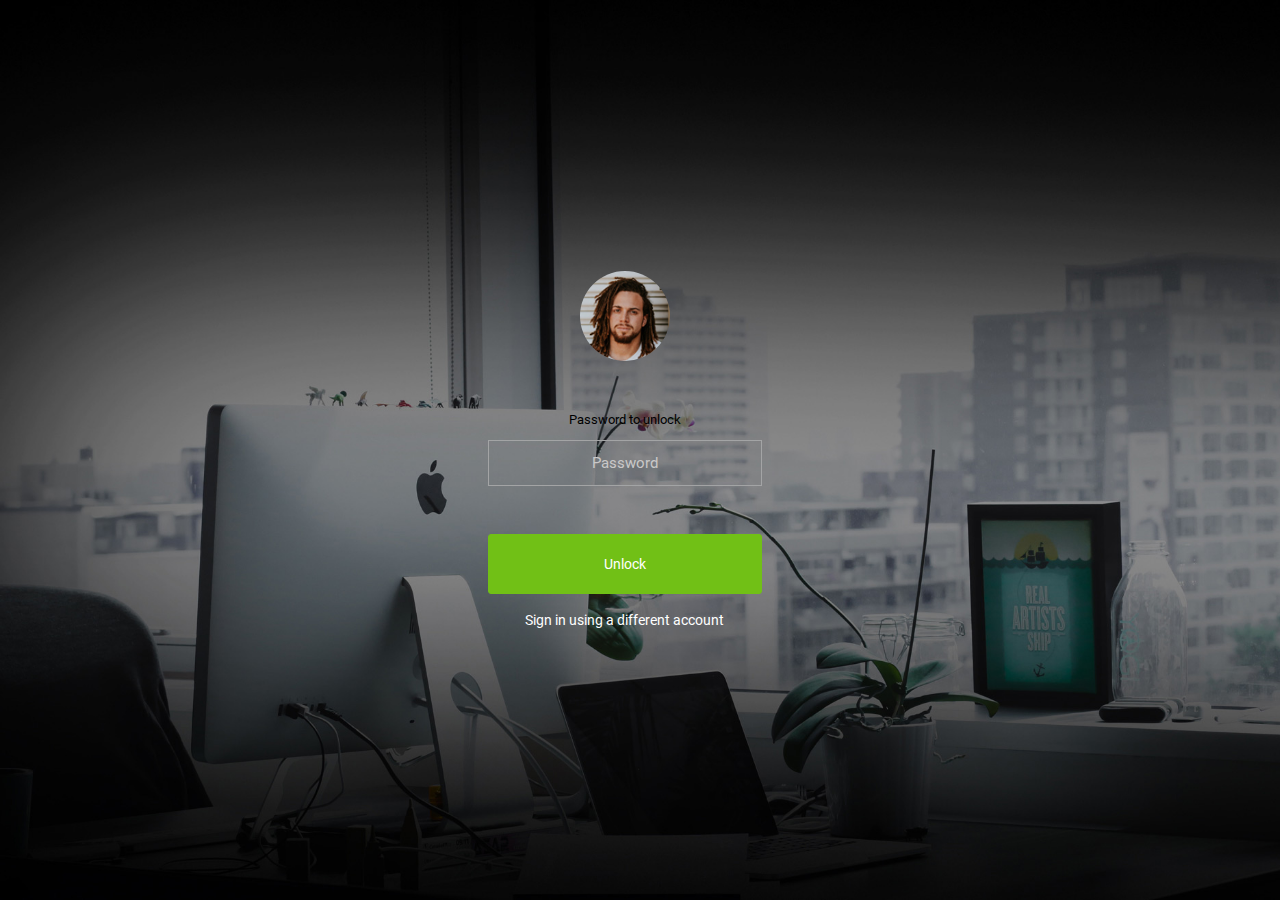
<file: static/admin/pages/samples/lock-screen.html>
<!DOCTYPE html>
<html lang="en">

<head>
  <!-- Required meta tags -->
  <meta charset="utf-8">
  <meta name="viewport" content="width=device-width, initial-scale=1, shrink-to-fit=no">
  <title>RoyalUI Admin</title>
  <!-- plugins:css -->
  <link rel="stylesheet" href="../../vendors/ti-icons/css/themify-icons.css">
  <link rel="stylesheet" href="../../vendors/base/vendor.bundle.base.css">
  <!-- endinject -->
  <!-- plugin css for this page -->
  <!-- End plugin css for this page -->
  <!-- inject:css -->
  <link rel="stylesheet" href="../../css/style.css">
  <!-- endinject -->
  <link rel="shortcut icon" href="../../images/favicon.png" />
</head>

<body>
  <div class="container-scroller">
    <div class="container-fluid page-body-wrapper full-page-wrapper">
      <div class="content-wrapper d-flex align-items-center auth lock-full-bg">
        <div class="row w-100">
          <div class="col-lg-4 mx-auto">
            <div class="auth-form-transparent text-left p-5 text-center">
              <img src="../../images/faces/face13.jpg" class="lock-profile-img" alt="img">
              <form class="pt-5">
                <div class="form-group">
                  <label for="examplePassword1">Password to unlock</label>
                  <input type="password" class="form-control text-center" id="examplePassword1" placeholder="Password">
                </div>
                <div class="mt-5">
                  <a class="btn btn-block btn-success btn-lg font-weight-medium" href="../../index.html">Unlock</a>
                </div>
                <div class="mt-3 text-center">
                  <a href="#" class="auth-link text-white">Sign in using a different account</a>
                </div>
              </form>
            </div>
          </div>
        </div>
      </div>
      <!-- content-wrapper ends -->
    </div>
    <!-- page-body-wrapper ends -->
  </div>
  <!-- container-scroller -->
  <!-- plugins:js -->
  <script src="../../vendors/base/vendor.bundle.base.js"></script>
  <!-- endinject -->
  <!-- inject:js -->
  <script src="../../js/off-canvas.js"></script>
  <script src="../../js/hoverable-collapse.js"></script>
  <script src="../../js/template.js"></script>
  <script src="../../js/todolist.js"></script>
  <!-- endinject -->
</body>

</html>
</file>
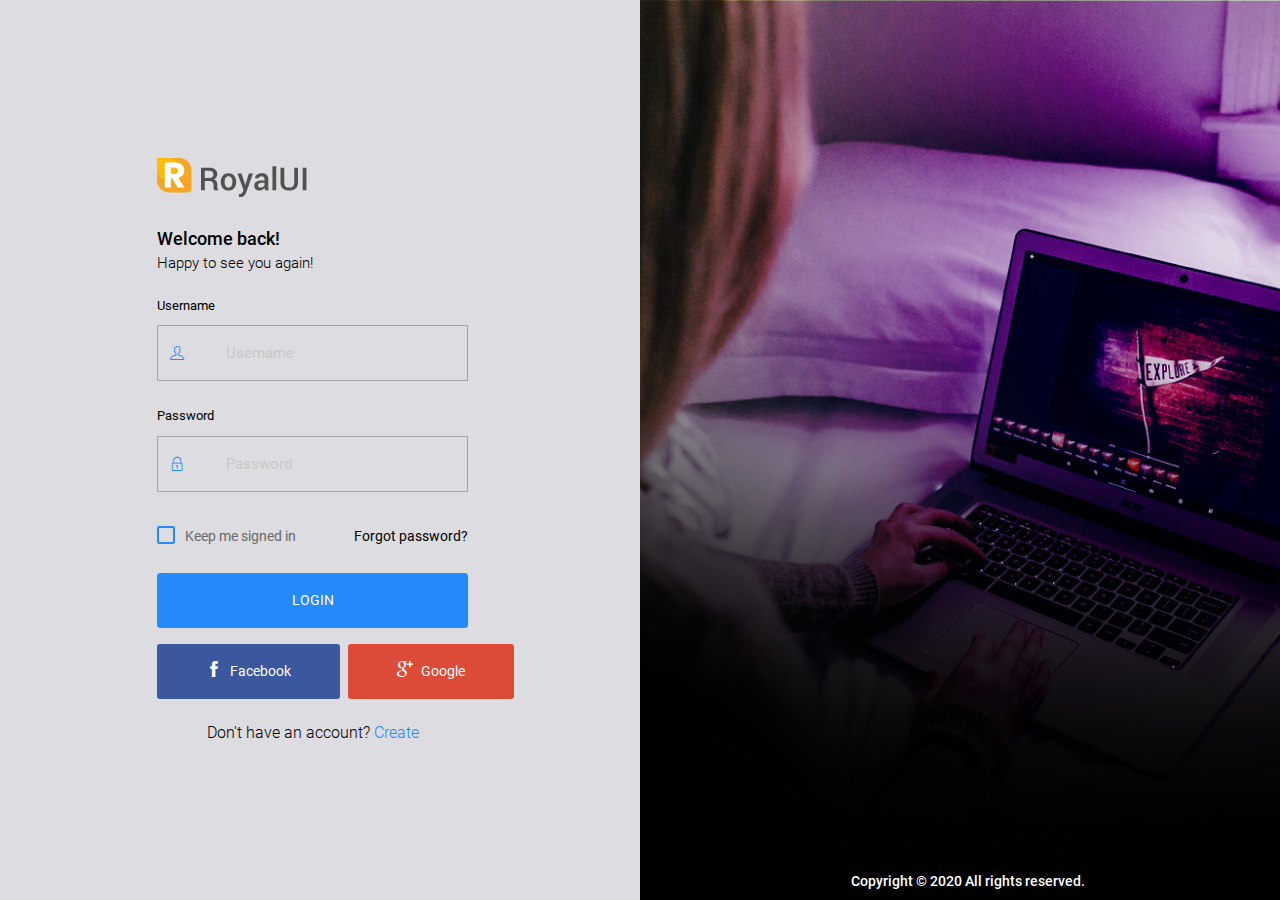
<file: static/admin/pages/samples/login-2.html>
<!DOCTYPE html>
<html lang="en">

<head>
  <!-- Required meta tags -->
  <meta charset="utf-8">
  <meta name="viewport" content="width=device-width, initial-scale=1, shrink-to-fit=no">
  <title>RoyalUI Admin</title>
  <!-- plugins:css -->
  <link rel="stylesheet" href="../../vendors/ti-icons/css/themify-icons.css">
  <link rel="stylesheet" href="../../vendors/base/vendor.bundle.base.css">
  <!-- endinject -->
  <!-- plugin css for this page -->
  <!-- End plugin css for this page -->
  <!-- inject:css -->
  <link rel="stylesheet" href="../../css/style.css">
  <!-- endinject -->
  <link rel="shortcut icon" href="../../images/favicon.png" />
</head>

<body>
  <div class="container-scroller">
    <div class="container-fluid page-body-wrapper full-page-wrapper">
      <div class="content-wrapper d-flex align-items-stretch auth auth-img-bg">
        <div class="row flex-grow">
          <div class="col-lg-6 d-flex align-items-center justify-content-center">
            <div class="auth-form-transparent text-left p-3">
              <div class="brand-logo">
                <img src="../../images/logo.svg" alt="logo">
              </div>
              <h4>Welcome back!</h4>
              <h6 class="font-weight-light">Happy to see you again!</h6>
              <form class="pt-3">
                <div class="form-group">
                  <label for="exampleInputEmail">Username</label>
                  <div class="input-group">
                    <div class="input-group-prepend bg-transparent">
                      <span class="input-group-text bg-transparent border-right-0">
                        <i class="ti-user text-primary"></i>
                      </span>
                    </div>
                    <input type="text" class="form-control form-control-lg border-left-0" id="exampleInputEmail" placeholder="Username">
                  </div>
                </div>
                <div class="form-group">
                  <label for="exampleInputPassword">Password</label>
                  <div class="input-group">
                    <div class="input-group-prepend bg-transparent">
                      <span class="input-group-text bg-transparent border-right-0">
                        <i class="ti-lock text-primary"></i>
                      </span>
                    </div>
                    <input type="password" class="form-control form-control-lg border-left-0" id="exampleInputPassword" placeholder="Password">                        
                  </div>
                </div>
                <div class="my-2 d-flex justify-content-between align-items-center">
                  <div class="form-check">
                    <label class="form-check-label text-muted">
                      <input type="checkbox" class="form-check-input">
                      Keep me signed in
                    </label>
                  </div>
                  <a href="#" class="auth-link text-black">Forgot password?</a>
                </div>
                <div class="my-3">
                  <a class="btn btn-block btn-primary btn-lg font-weight-medium auth-form-btn" href="../../index.html">LOGIN</a>
                </div>
                <div class="mb-2 d-flex">
                  <button type="button" class="btn btn-facebook auth-form-btn flex-grow mr-1">
                    <i class="ti-facebook mr-2"></i>Facebook
                  </button>
                  <button type="button" class="btn btn-google auth-form-btn flex-grow ml-1">
                    <i class="ti-google mr-2"></i>Google
                  </button>
                </div>
                <div class="text-center mt-4 font-weight-light">
                  Don't have an account? <a href="register-2.html" class="text-primary">Create</a>
                </div>
              </form>
            </div>
          </div>
          <div class="col-lg-6 login-half-bg d-flex flex-row">
            <p class="text-white font-weight-medium text-center flex-grow align-self-end">Copyright &copy; 2020  All rights reserved.</p>
          </div>
        </div>
      </div>
      <!-- content-wrapper ends -->
    </div>
    <!-- page-body-wrapper ends -->
  </div>
  <!-- container-scroller -->
  <!-- plugins:js -->
  <script src="../../vendors/base/vendor.bundle.base.js"></script>
  <!-- endinject -->
  <!-- inject:js -->
  <script src="../../js/off-canvas.js"></script>
  <script src="../../js/hoverable-collapse.js"></script>
  <script src="../../js/template.js"></script>
  <script src="../../js/todolist.js"></script>
  <!-- endinject -->
</body>

</html>
</file>
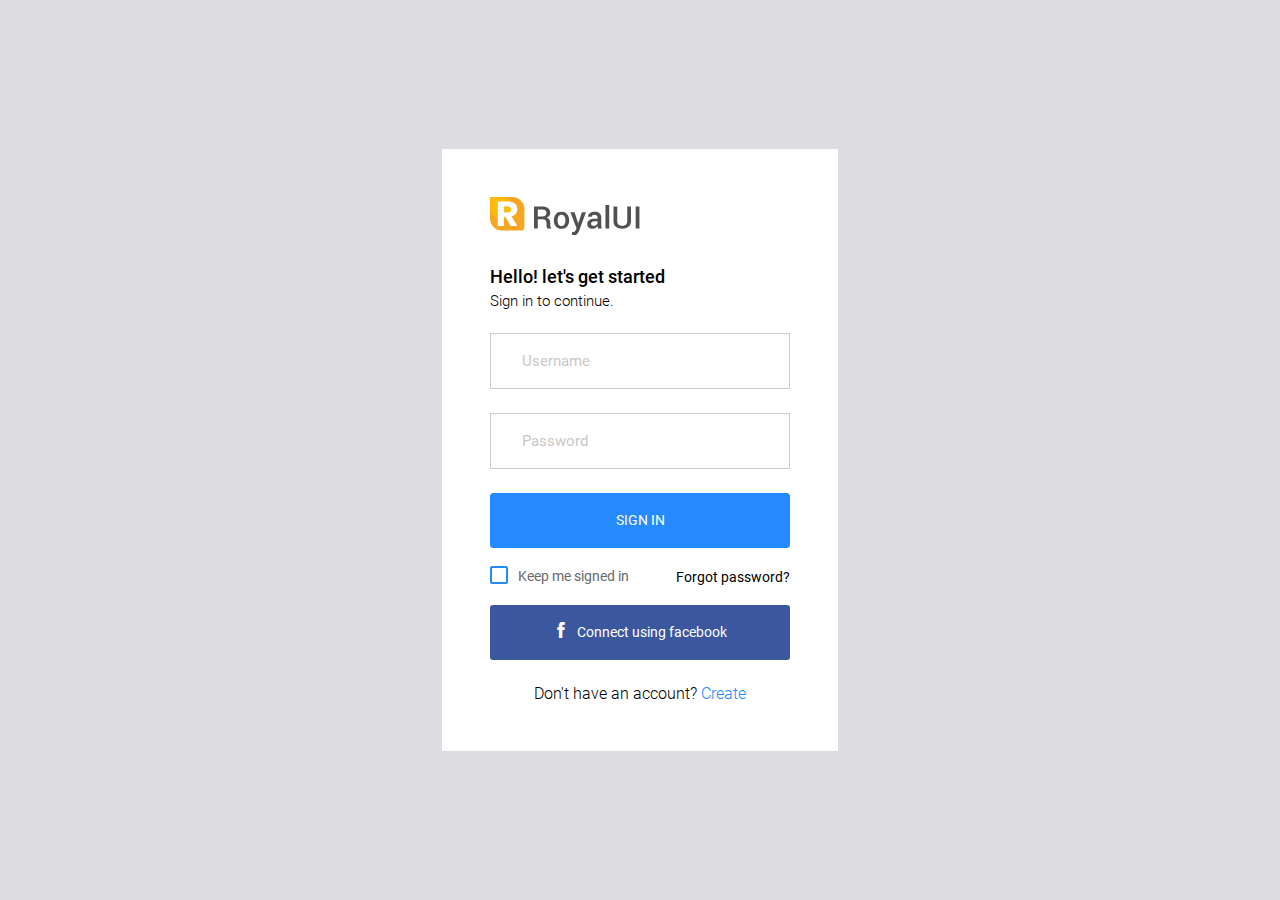
<file: static/admin/pages/samples/login.html>
<!DOCTYPE html>
<html lang="en">

<head>
  <!-- Required meta tags -->
  <meta charset="utf-8">
  <meta name="viewport" content="width=device-width, initial-scale=1, shrink-to-fit=no">
  <title>RoyalUI Admin</title>
  <!-- plugins:css -->
  <link rel="stylesheet" href="../../vendors/ti-icons/css/themify-icons.css">
  <link rel="stylesheet" href="../../vendors/base/vendor.bundle.base.css">
  <!-- endinject -->
  <!-- plugin css for this page -->
  <!-- End plugin css for this page -->
  <!-- inject:css -->
  <link rel="stylesheet" href="../../css/style.css">
  <!-- endinject -->
  <link rel="shortcut icon" href="../../images/favicon.png" />
</head>

<body>
  <div class="container-scroller">
    <div class="container-fluid page-body-wrapper full-page-wrapper">
      <div class="content-wrapper d-flex align-items-center auth px-0">
        <div class="row w-100 mx-0">
          <div class="col-lg-4 mx-auto">
            <div class="auth-form-light text-left py-5 px-4 px-sm-5">
              <div class="brand-logo">
                <img src="../../images/logo.svg" alt="logo">
              </div>
              <h4>Hello! let's get started</h4>
              <h6 class="font-weight-light">Sign in to continue.</h6>
              <form class="pt-3">
                <div class="form-group">
                  <input type="email" class="form-control form-control-lg" id="exampleInputEmail1" placeholder="Username">
                </div>
                <div class="form-group">
                  <input type="password" class="form-control form-control-lg" id="exampleInputPassword1" placeholder="Password">
                </div>
                <div class="mt-3">
                  <a class="btn btn-block btn-primary btn-lg font-weight-medium auth-form-btn" href="../../index.html">SIGN IN</a>
                </div>
                <div class="my-2 d-flex justify-content-between align-items-center">
                  <div class="form-check">
                    <label class="form-check-label text-muted">
                      <input type="checkbox" class="form-check-input">
                      Keep me signed in
                    </label>
                  </div>
                  <a href="#" class="auth-link text-black">Forgot password?</a>
                </div>
                <div class="mb-2">
                  <button type="button" class="btn btn-block btn-facebook auth-form-btn">
                    <i class="ti-facebook mr-2"></i>Connect using facebook
                  </button>
                </div>
                <div class="text-center mt-4 font-weight-light">
                  Don't have an account? <a href="register.html" class="text-primary">Create</a>
                </div>
              </form>
            </div>
          </div>
        </div>
      </div>
      <!-- content-wrapper ends -->
    </div>
    <!-- page-body-wrapper ends -->
  </div>
  <!-- container-scroller -->
  <!-- plugins:js -->
  <script src="../../vendors/base/vendor.bundle.base.js"></script>
  <!-- endinject -->
  <!-- inject:js -->
  <script src="../../js/off-canvas.js"></script>
  <script src="../../js/hoverable-collapse.js"></script>
  <script src="../../js/template.js"></script>
  <script src="../../js/todolist.js"></script>
  <!-- endinject -->
</body>

</html>
</file>
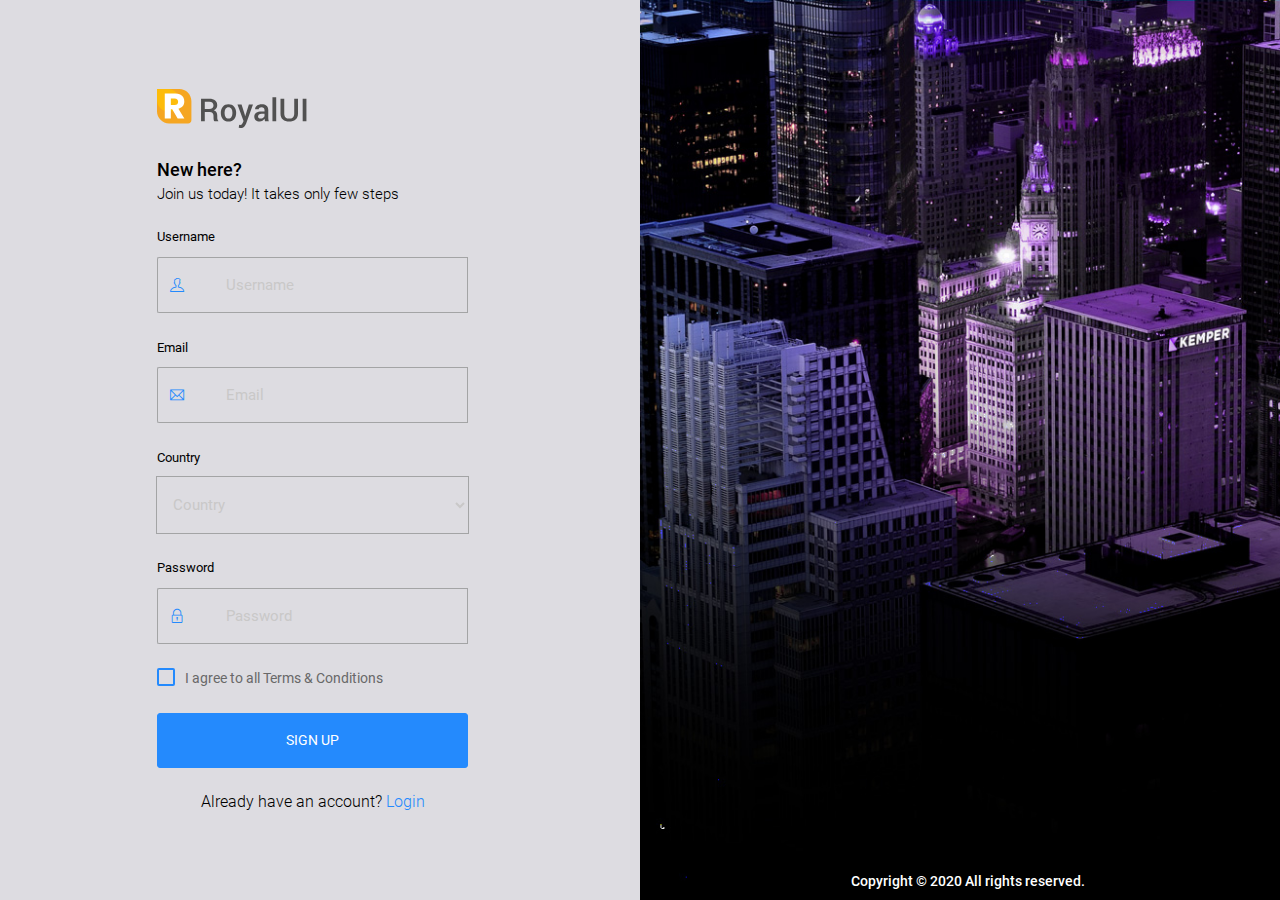
<file: static/admin/pages/samples/register-2.html>
<!DOCTYPE html>
<html lang="en">

<head>
  <!-- Required meta tags -->
  <meta charset="utf-8">
  <meta name="viewport" content="width=device-width, initial-scale=1, shrink-to-fit=no">
  <title>RoyalUI Admin</title>
  <!-- plugins:css -->
  <link rel="stylesheet" href="../../vendors/ti-icons/css/themify-icons.css">
  <link rel="stylesheet" href="../../vendors/base/vendor.bundle.base.css">
  <!-- endinject -->
  <!-- plugin css for this page -->
  <!-- End plugin css for this page -->
  <!-- inject:css -->
  <link rel="stylesheet" href="../../css/style.css">
  <!-- endinject -->
  <link rel="shortcut icon" href="../../images/favicon.png" />
</head>

<body>
  <div class="container-scroller">
    <div class="container-fluid page-body-wrapper full-page-wrapper">
      <div class="content-wrapper d-flex align-items-stretch auth auth-img-bg">
        <div class="row flex-grow">
          <div class="col-lg-6 d-flex align-items-center justify-content-center">
            <div class="auth-form-transparent text-left p-3">
              <div class="brand-logo">
                <img src="../../images/logo.svg" alt="logo">
              </div>
              <h4>New here?</h4>
              <h6 class="font-weight-light">Join us today! It takes only few steps</h6>
              <form class="pt-3">
                <div class="form-group">
                  <label>Username</label>
                  <div class="input-group">
                    <div class="input-group-prepend bg-transparent">
                      <span class="input-group-text bg-transparent border-right-0">
                        <i class="ti-user text-primary"></i>
                      </span>
                    </div>
                    <input type="text" class="form-control form-control-lg border-left-0" placeholder="Username">
                  </div>
                </div>
                <div class="form-group">
                  <label>Email</label>
                  <div class="input-group">
                    <div class="input-group-prepend bg-transparent">
                      <span class="input-group-text bg-transparent border-right-0">
                        <i class="ti-email text-primary"></i>
                      </span>
                    </div>
                    <input type="email" class="form-control form-control-lg border-left-0" placeholder="Email">
                  </div>
                </div>
                <div class="form-group">
                  <label>Country</label>
                  <select class="form-control form-control-lg" id="exampleFormControlSelect2">
                    <option>Country</option>
                    <option>United States of America</option>
                    <option>United Kingdom</option>
                    <option>India</option>
                    <option>Germany</option>
                    <option>Argentina</option>
                  </select>
                </div>
                <div class="form-group">
                  <label>Password</label>
                  <div class="input-group">
                    <div class="input-group-prepend bg-transparent">
                      <span class="input-group-text bg-transparent border-right-0">
                        <i class="ti-lock text-primary"></i>
                      </span>
                    </div>
                    <input type="password" class="form-control form-control-lg border-left-0" id="exampleInputPassword" placeholder="Password">                        
                  </div>
                </div>
                <div class="mb-4">
                  <div class="form-check">
                    <label class="form-check-label text-muted">
                      <input type="checkbox" class="form-check-input">
                      I agree to all Terms & Conditions
                    </label>
                  </div>
                </div>
                <div class="mt-3">
                  <a class="btn btn-block btn-primary btn-lg font-weight-medium auth-form-btn" href="../../index.html">SIGN UP</a>
                </div>
                <div class="text-center mt-4 font-weight-light">
                  Already have an account? <a href="login.html" class="text-primary">Login</a>
                </div>
              </form>
            </div>
          </div>
          <div class="col-lg-6 register-half-bg d-flex flex-row">
            <p class="text-white font-weight-medium text-center flex-grow align-self-end">Copyright &copy; 2020  All rights reserved.</p>
          </div>
        </div>
      </div>
      <!-- content-wrapper ends -->
    </div>
    <!-- page-body-wrapper ends -->
  </div>
  <!-- container-scroller -->
  <!-- plugins:js -->
  <script src="../../vendors/base/vendor.bundle.base.js"></script>
  <!-- endinject -->
  <!-- inject:js -->
  <script src="../../js/off-canvas.js"></script>
  <script src="../../js/hoverable-collapse.js"></script>
  <script src="../../js/template.js"></script>
  <script src="../../js/todolist.js"></script>
  <!-- endinject -->
</body>

</html>
</file>
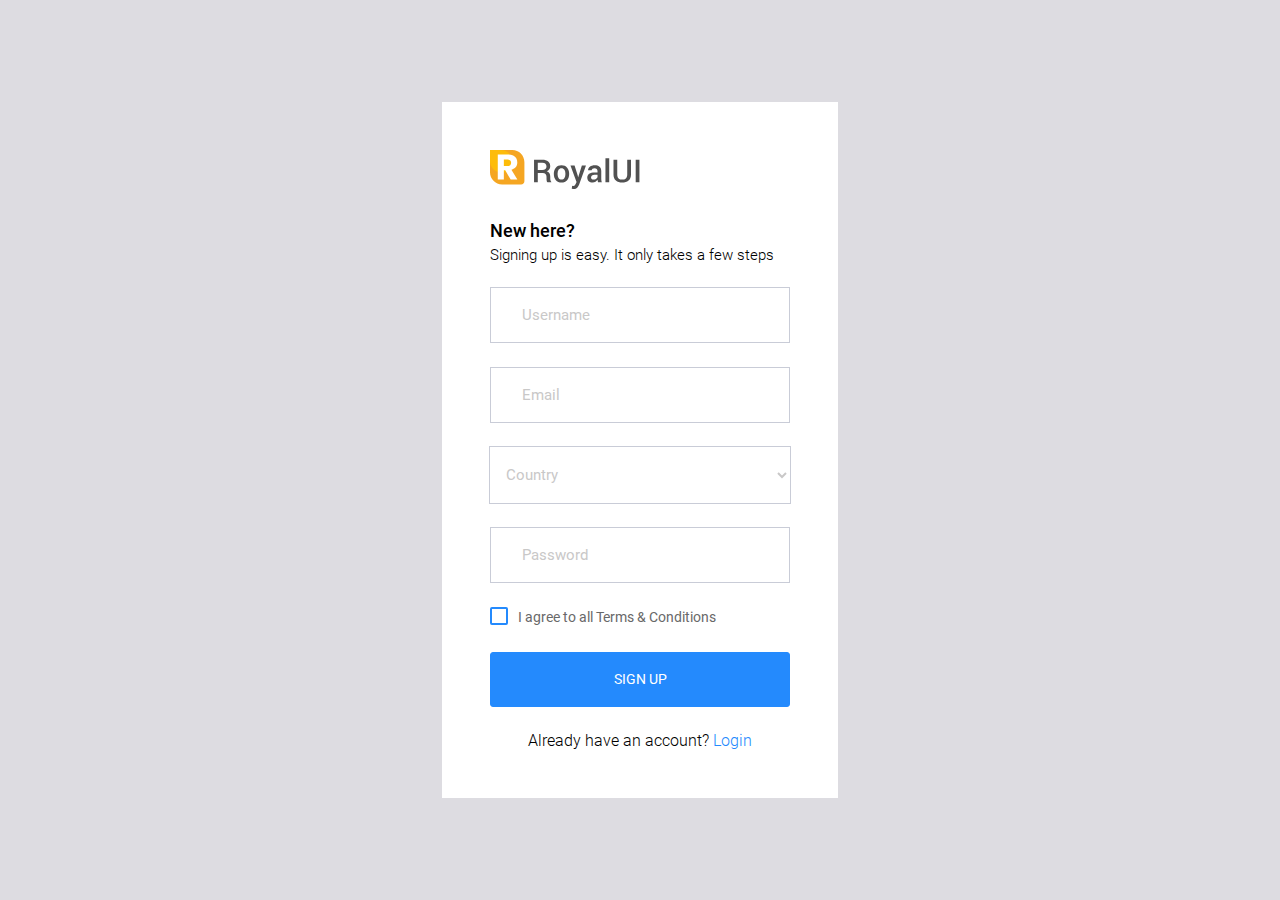
<file: static/admin/pages/samples/register.html>
<!DOCTYPE html>
<html lang="en">

<head>
  <!-- Required meta tags -->
  <meta charset="utf-8">
  <meta name="viewport" content="width=device-width, initial-scale=1, shrink-to-fit=no">
  <title>RoyalUI Admin</title>
  <!-- plugins:css -->
  <link rel="stylesheet" href="../../vendors/ti-icons/css/themify-icons.css">
  <link rel="stylesheet" href="../../vendors/base/vendor.bundle.base.css">
  <!-- endinject -->
  <!-- plugin css for this page -->
  <!-- End plugin css for this page -->
  <!-- inject:css -->
  <link rel="stylesheet" href="../../css/style.css">
  <!-- endinject -->
  <link rel="shortcut icon" href="../../images/favicon.png" />
</head>

<body>
  <div class="container-scroller">
    <div class="container-fluid page-body-wrapper full-page-wrapper">
      <div class="content-wrapper d-flex align-items-center auth px-0">
        <div class="row w-100 mx-0">
          <div class="col-lg-4 mx-auto">
            <div class="auth-form-light text-left py-5 px-4 px-sm-5">
              <div class="brand-logo">
                <img src="../../images/logo.svg" alt="logo">
              </div>
              <h4>New here?</h4>
              <h6 class="font-weight-light">Signing up is easy. It only takes a few steps</h6>
              <form class="pt-3">
                <div class="form-group">
                  <input type="text" class="form-control form-control-lg" id="exampleInputUsername1" placeholder="Username">
                </div>
                <div class="form-group">
                  <input type="email" class="form-control form-control-lg" id="exampleInputEmail1" placeholder="Email">
                </div>
                <div class="form-group">
                  <select class="form-control form-control-lg" id="exampleFormControlSelect2">
                    <option>Country</option>
                    <option>United States of America</option>
                    <option>United Kingdom</option>
                    <option>India</option>
                    <option>Germany</option>
                    <option>Argentina</option>
                  </select>
                </div>
                <div class="form-group">
                  <input type="password" class="form-control form-control-lg" id="exampleInputPassword1" placeholder="Password">
                </div>
                <div class="mb-4">
                  <div class="form-check">
                    <label class="form-check-label text-muted">
                      <input type="checkbox" class="form-check-input">
                      I agree to all Terms & Conditions
                    </label>
                  </div>
                </div>
                <div class="mt-3">
                  <a class="btn btn-block btn-primary btn-lg font-weight-medium auth-form-btn" href="../../index.html">SIGN UP</a>
                </div>
                <div class="text-center mt-4 font-weight-light">
                  Already have an account? <a href="login.html" class="text-primary">Login</a>
                </div>
              </form>
            </div>
          </div>
        </div>
      </div>
      <!-- content-wrapper ends -->
    </div>
    <!-- page-body-wrapper ends -->
  </div>
  <!-- container-scroller -->
  <!-- plugins:js -->
  <script src="../../vendors/base/vendor.bundle.base.js"></script>
  <!-- endinject -->
  <!-- inject:js -->
  <script src="../../js/off-canvas.js"></script>
  <script src="../../js/hoverable-collapse.js"></script>
  <script src="../../js/template.js"></script>
  <script src="../../js/todolist.js"></script>
  <!-- endinject -->
</body>

</html>
</file>
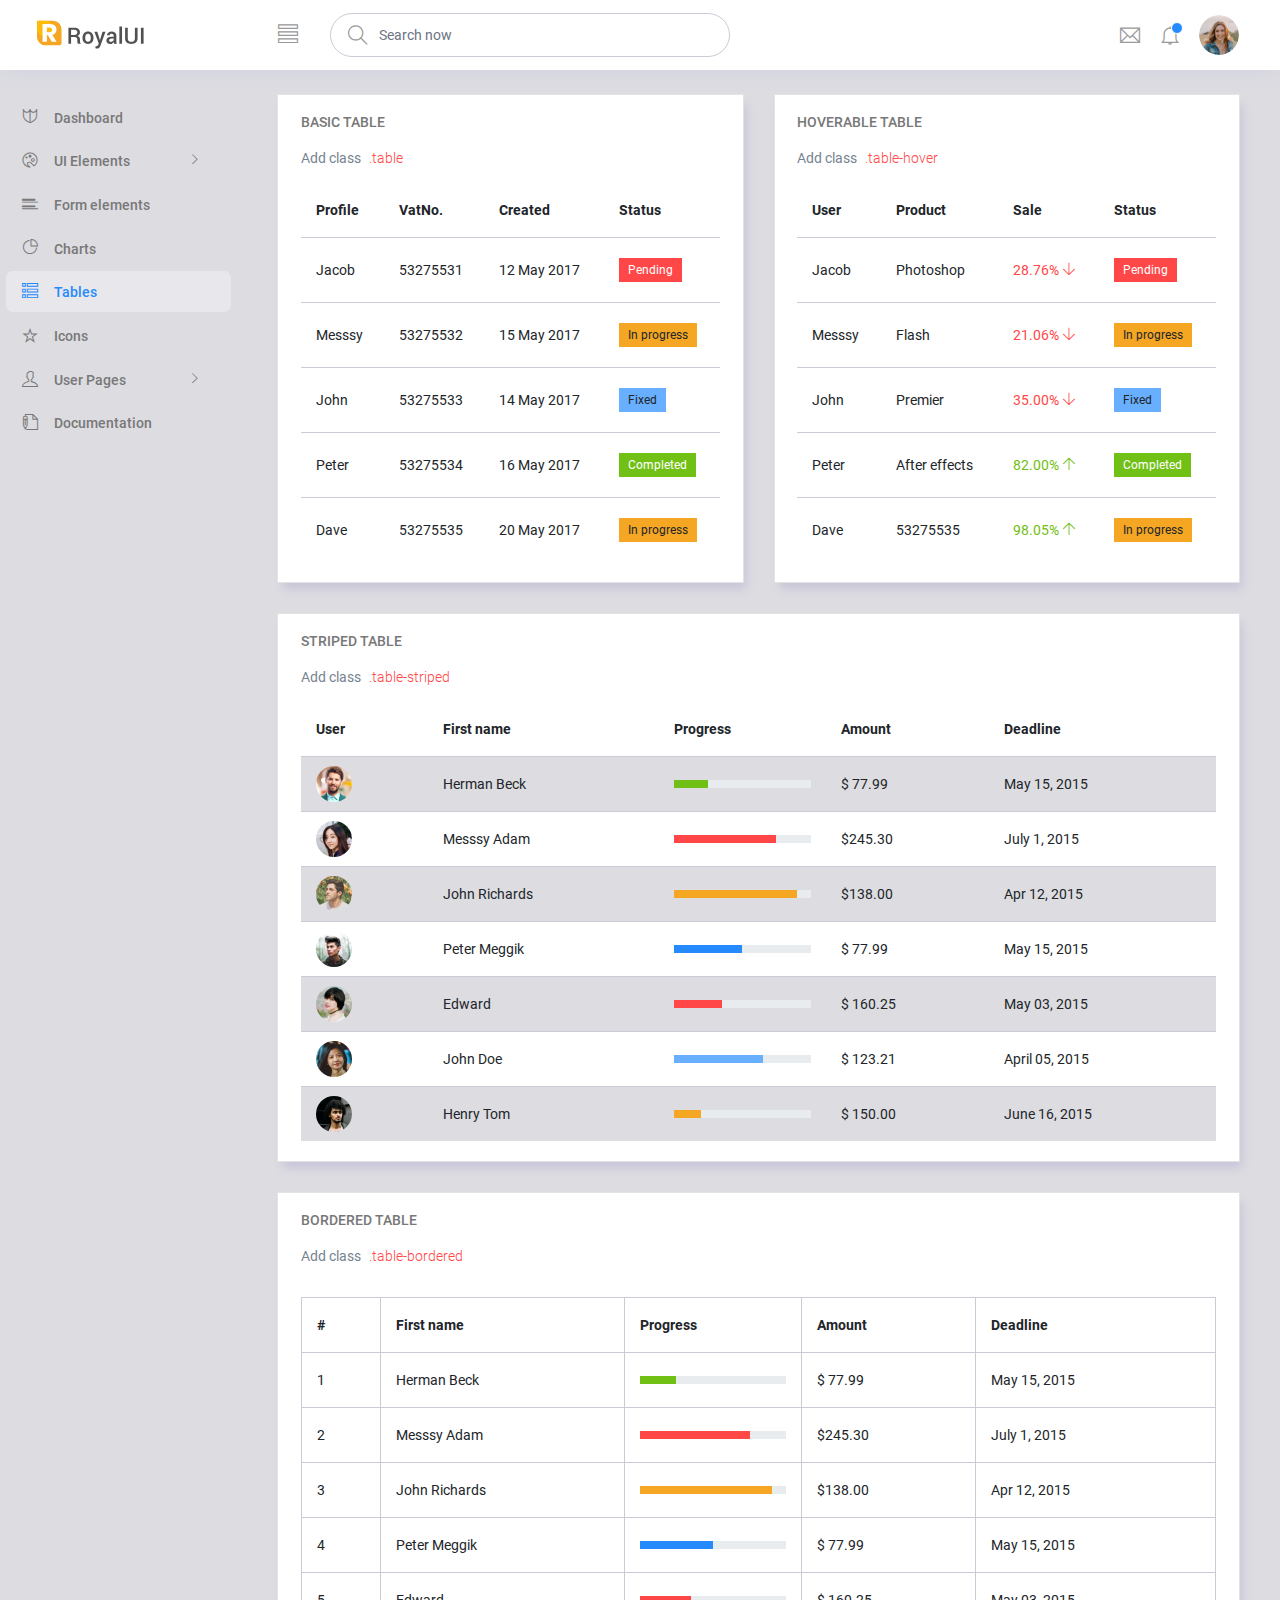
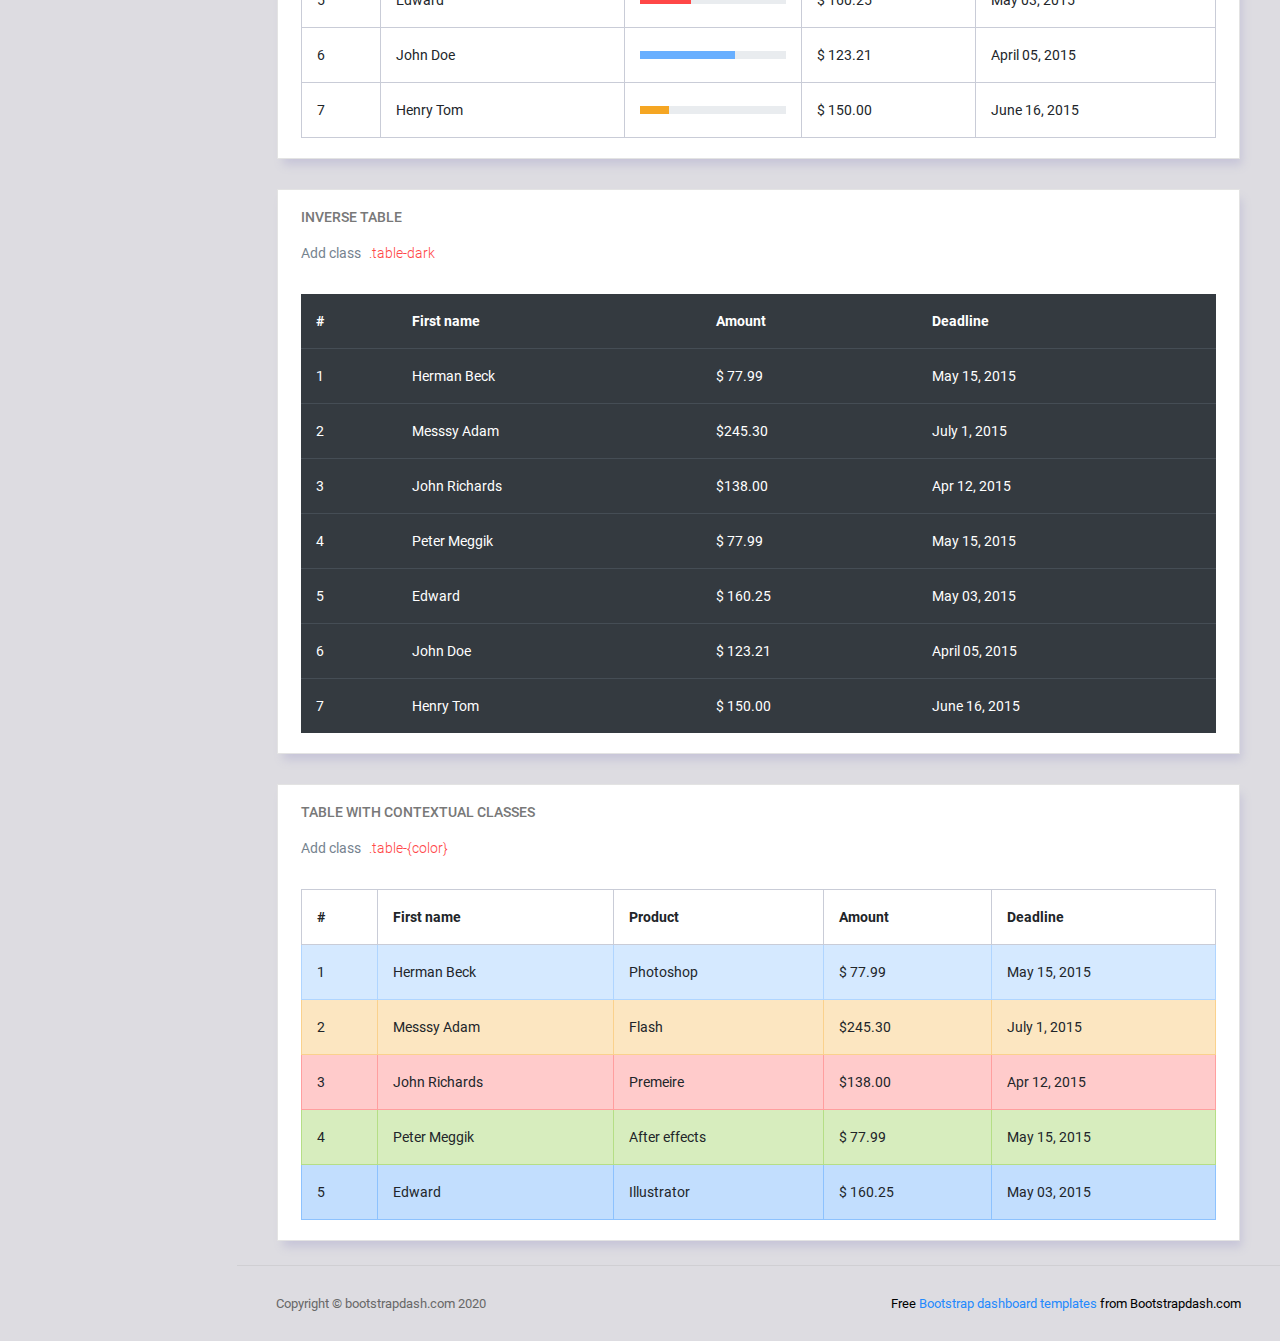
<file: static/admin/pages/tables/basic-table.html>
<!DOCTYPE html>
<html lang="en">

<head>
  <!-- Required meta tags -->
  <meta charset="utf-8">
  <meta name="viewport" content="width=device-width, initial-scale=1, shrink-to-fit=no">
  <title>RoyalUI Admin</title>
  <!-- plugins:css -->
  <link rel="stylesheet" href="../../vendors/ti-icons/css/themify-icons.css">
  <link rel="stylesheet" href="../../vendors/base/vendor.bundle.base.css">
  <!-- endinject -->
  <!-- inject:css -->
  <link rel="stylesheet" href="../../css/style.css">
  <!-- endinject -->
  <link rel="shortcut icon" href="../../images/favicon.png" />
</head>

<body>
  <div class="container-scroller">
    <!-- partial:../../partials/_navbar.html -->
    <nav class="navbar col-lg-12 col-12 p-0 fixed-top d-flex flex-row">
      <div class="text-center navbar-brand-wrapper d-flex align-items-center justify-content-center">
        <a class="navbar-brand brand-logo mr-5" href="../../index.html"><img src="../../images/logo.svg" class="mr-2" alt="logo"/></a>
        <a class="navbar-brand brand-logo-mini" href="../../index.html"><img src="../../images/logo-mini.svg" alt="logo"/></a>
      </div>
      <div class="navbar-menu-wrapper d-flex align-items-center justify-content-end">
        <button class="navbar-toggler navbar-toggler align-self-center" type="button" data-toggle="minimize">
          <span class="ti-view-list"></span>
        </button>
        <ul class="navbar-nav mr-lg-2">
          <li class="nav-item nav-search d-none d-lg-block">
            <div class="input-group">
              <div class="input-group-prepend hover-cursor" id="navbar-search-icon">
                <span class="input-group-text" id="search">
                  <i class="ti-search"></i>
                </span>
              </div>
              <input type="text" class="form-control" id="navbar-search-input" placeholder="Search now" aria-label="search" aria-describedby="search">
            </div>
          </li>
        </ul>
        <ul class="navbar-nav navbar-nav-right">
          <li class="nav-item dropdown mr-1">
            <a class="nav-link count-indicator dropdown-toggle d-flex justify-content-center align-items-center" id="messageDropdown" href="#" data-toggle="dropdown">
              <i class="ti-email mx-0"></i>
            </a>
            <div class="dropdown-menu dropdown-menu-right navbar-dropdown" aria-labelledby="messageDropdown">
              <p class="mb-0 font-weight-normal float-left dropdown-header">Messages</p>
              <a class="dropdown-item">
                <div class="item-thumbnail">
                    <img src="../../images/faces/face4.jpg" alt="image" class="profile-pic">
                </div>
                <div class="item-content flex-grow">
                  <h6 class="ellipsis font-weight-normal">David Grey
                  </h6>
                  <p class="font-weight-light small-text text-muted mb-0">
                    The meeting is cancelled
                  </p>
                </div>
              </a>
              <a class="dropdown-item">
                <div class="item-thumbnail">
                    <img src="../../images/faces/face2.jpg" alt="image" class="profile-pic">
                </div>
                <div class="item-content flex-grow">
                  <h6 class="ellipsis font-weight-normal">Tim Cook
                  </h6>
                  <p class="font-weight-light small-text text-muted mb-0">
                    New product launch
                  </p>
                </div>
              </a>
              <a class="dropdown-item">
                <div class="item-thumbnail">
                    <img src="../../images/faces/face3.jpg" alt="image" class="profile-pic">
                </div>
                <div class="item-content flex-grow">
                  <h6 class="ellipsis font-weight-normal"> Johnson
                  </h6>
                  <p class="font-weight-light small-text text-muted mb-0">
                    Upcoming board meeting
                  </p>
                </div>
              </a>
            </div>
          </li>
          <li class="nav-item dropdown">
            <a class="nav-link count-indicator dropdown-toggle" id="notificationDropdown" href="#" data-toggle="dropdown">
              <i class="ti-bell mx-0"></i>
              <span class="count"></span>
            </a>
            <div class="dropdown-menu dropdown-menu-right navbar-dropdown" aria-labelledby="notificationDropdown">
              <p class="mb-0 font-weight-normal float-left dropdown-header">Notifications</p>
              <a class="dropdown-item">
                <div class="item-thumbnail">
                  <div class="item-icon bg-success">
                    <i class="ti-info-alt mx-0"></i>
                  </div>
                </div>
                <div class="item-content">
                  <h6 class="font-weight-normal">Application Error</h6>
                  <p class="font-weight-light small-text mb-0 text-muted">
                    Just now
                  </p>
                </div>
              </a>
              <a class="dropdown-item">
                <div class="item-thumbnail">
                  <div class="item-icon bg-warning">
                    <i class="ti-settings mx-0"></i>
                  </div>
                </div>
                <div class="item-content">
                  <h6 class="font-weight-normal">Settings</h6>
                  <p class="font-weight-light small-text mb-0 text-muted">
                    Private message
                  </p>
                </div>
              </a>
              <a class="dropdown-item">
                <div class="item-thumbnail">
                  <div class="item-icon bg-info">
                    <i class="ti-user mx-0"></i>
                  </div>
                </div>
                <div class="item-content">
                  <h6 class="font-weight-normal">New user registration</h6>
                  <p class="font-weight-light small-text mb-0 text-muted">
                    2 days ago
                  </p>
                </div>
              </a>
            </div>
          </li>
          <li class="nav-item nav-profile dropdown">
            <a class="nav-link dropdown-toggle" href="#" data-toggle="dropdown" id="profileDropdown">
              <img src="../../images/faces/face28.jpg" alt="profile"/>
            </a>
            <div class="dropdown-menu dropdown-menu-right navbar-dropdown" aria-labelledby="profileDropdown">
              <a class="dropdown-item">
                <i class="ti-settings text-primary"></i>
                Settings
              </a>
              <a class="dropdown-item">
                <i class="ti-power-off text-primary"></i>
                Logout
              </a>
            </div>
          </li>
        </ul>
        <button class="navbar-toggler navbar-toggler-right d-lg-none align-self-center" type="button" data-toggle="offcanvas">
          <span class="ti-view-list"></span>
        </button>
      </div>
    </nav>
    <!-- partial -->
    <div class="container-fluid page-body-wrapper">
      <!-- partial:../../partials/_sidebar.html -->
      <nav class="sidebar sidebar-offcanvas" id="sidebar">
        <ul class="nav">
          <li class="nav-item">
            <a class="nav-link" href="../../index.html">
              <i class="ti-shield menu-icon"></i>
              <span class="menu-title">Dashboard</span>
            </a>
          </li>
          <li class="nav-item">
            <a class="nav-link" data-toggle="collapse" href="#ui-basic" aria-expanded="false" aria-controls="ui-basic">
              <i class="ti-palette menu-icon"></i>
              <span class="menu-title">UI Elements</span>
              <i class="menu-arrow"></i>
            </a>
            <div class="collapse" id="ui-basic">
              <ul class="nav flex-column sub-menu">
                <li class="nav-item"> <a class="nav-link" href="../../pages/ui-features/buttons.html">Buttons</a></li>
                <li class="nav-item"> <a class="nav-link" href="../../pages/ui-features/typography.html">Typography</a></li>
              </ul>
            </div>
          </li>
          <li class="nav-item">
            <a class="nav-link" href="../../pages/forms/basic_elements.html">
              <i class="ti-layout-list-post menu-icon"></i>
              <span class="menu-title">Form elements</span>
            </a>
          </li>
          <li class="nav-item">
            <a class="nav-link" href="../../pages/charts/chartjs.html">
              <i class="ti-pie-chart menu-icon"></i>
              <span class="menu-title">Charts</span>
            </a>
          </li>
          <li class="nav-item">
            <a class="nav-link" href="../../pages/tables/basic-table.html">
              <i class="ti-view-list-alt menu-icon"></i>
              <span class="menu-title">Tables</span>
            </a>
          </li>
          <li class="nav-item">
            <a class="nav-link" href="../../pages/icons/themify.html">
              <i class="ti-star menu-icon"></i>
              <span class="menu-title">Icons</span>
            </a>
          </li>
          <li class="nav-item">
            <a class="nav-link" data-toggle="collapse" href="#auth" aria-expanded="false" aria-controls="auth">
              <i class="ti-user menu-icon"></i>
              <span class="menu-title">User Pages</span>
              <i class="menu-arrow"></i>
            </a>
            <div class="collapse" id="auth">
              <ul class="nav flex-column sub-menu">
                <li class="nav-item"> <a class="nav-link" href="../../pages/samples/login.html"> Login </a></li>
                <li class="nav-item"> <a class="nav-link" href="../../pages/samples/login-2.html"> Login 2 </a></li>
                <li class="nav-item"> <a class="nav-link" href="../../pages/samples/register.html"> Register </a></li>
                <li class="nav-item"> <a class="nav-link" href="../../pages/samples/register-2.html"> Register 2 </a></li>
                <li class="nav-item"> <a class="nav-link" href="../../pages/samples/lock-screen.html"> Lockscreen </a></li>
              </ul>
            </div>
          </li>
          <li class="nav-item">
            <a class="nav-link" href="../../documentation/documentation.html">
              <i class="ti-write menu-icon"></i>
              <span class="menu-title">Documentation</span>
            </a>
          </li>
        </ul>
      </nav>
      <!-- partial -->
      <div class="main-panel">
        <div class="content-wrapper">
          <div class="row">
            <div class="col-lg-6 grid-margin stretch-card">
              <div class="card">
                <div class="card-body">
                  <h4 class="card-title">Basic Table</h4>
                  <p class="card-description">
                    Add class <code>.table</code>
                  </p>
                  <div class="table-responsive">
                    <table class="table">
                      <thead>
                        <tr>
                          <th>Profile</th>
                          <th>VatNo.</th>
                          <th>Created</th>
                          <th>Status</th>
                        </tr>
                      </thead>
                      <tbody>
                        <tr>
                          <td>Jacob</td>
                          <td>53275531</td>
                          <td>12 May 2017</td>
                          <td><label class="badge badge-danger">Pending</label></td>
                        </tr>
                        <tr>
                          <td>Messsy</td>
                          <td>53275532</td>
                          <td>15 May 2017</td>
                          <td><label class="badge badge-warning">In progress</label></td>
                        </tr>
                        <tr>
                          <td>John</td>
                          <td>53275533</td>
                          <td>14 May 2017</td>
                          <td><label class="badge badge-info">Fixed</label></td>
                        </tr>
                        <tr>
                          <td>Peter</td>
                          <td>53275534</td>
                          <td>16 May 2017</td>
                          <td><label class="badge badge-success">Completed</label></td>
                        </tr>
                        <tr>
                          <td>Dave</td>
                          <td>53275535</td>
                          <td>20 May 2017</td>
                          <td><label class="badge badge-warning">In progress</label></td>
                        </tr>
                      </tbody>
                    </table>
                  </div>
                </div>
              </div>
            </div>
            <div class="col-lg-6 grid-margin stretch-card">
              <div class="card">
                <div class="card-body">
                  <h4 class="card-title">Hoverable Table</h4>
                  <p class="card-description">
                    Add class <code>.table-hover</code>
                  </p>
                  <div class="table-responsive">
                    <table class="table table-hover">
                      <thead>
                        <tr>
                          <th>User</th>
                          <th>Product</th>
                          <th>Sale</th>
                          <th>Status</th>
                        </tr>
                      </thead>
                      <tbody>
                        <tr>
                          <td>Jacob</td>
                          <td>Photoshop</td>
                          <td class="text-danger"> 28.76% <i class="ti-arrow-down"></i></td>
                          <td><label class="badge badge-danger">Pending</label></td>
                        </tr>
                        <tr>
                          <td>Messsy</td>
                          <td>Flash</td>
                          <td class="text-danger"> 21.06% <i class="ti-arrow-down"></i></td>
                          <td><label class="badge badge-warning">In progress</label></td>
                        </tr>
                        <tr>
                          <td>John</td>
                          <td>Premier</td>
                          <td class="text-danger"> 35.00% <i class="ti-arrow-down"></i></td>
                          <td><label class="badge badge-info">Fixed</label></td>
                        </tr>
                        <tr>
                          <td>Peter</td>
                          <td>After effects</td>
                          <td class="text-success"> 82.00% <i class="ti-arrow-up"></i></td>
                          <td><label class="badge badge-success">Completed</label></td>
                        </tr>
                        <tr>
                          <td>Dave</td>
                          <td>53275535</td>
                          <td class="text-success"> 98.05% <i class="ti-arrow-up"></i></td>
                          <td><label class="badge badge-warning">In progress</label></td>
                        </tr>
                      </tbody>
                    </table>
                  </div>
                </div>
              </div>
            </div>
            <div class="col-lg-12 grid-margin stretch-card">
              <div class="card">
                <div class="card-body">
                  <h4 class="card-title">Striped Table</h4>
                  <p class="card-description">
                    Add class <code>.table-striped</code>
                  </p>
                  <div class="table-responsive">
                    <table class="table table-striped">
                      <thead>
                        <tr>
                          <th>
                            User
                          </th>
                          <th>
                            First name
                          </th>
                          <th>
                            Progress
                          </th>
                          <th>
                            Amount
                          </th>
                          <th>
                            Deadline
                          </th>
                        </tr>
                      </thead>
                      <tbody>
                        <tr>
                          <td class="py-1">
                            <img src="../../images/faces/face1.jpg" alt="image"/>
                          </td>
                          <td>
                            Herman Beck
                          </td>
                          <td>
                            <div class="progress">
                              <div class="progress-bar bg-success" role="progressbar" style="width: 25%" aria-valuenow="25" aria-valuemin="0" aria-valuemax="100"></div>
                            </div>
                          </td>
                          <td>
                            $ 77.99
                          </td>
                          <td>
                            May 15, 2015
                          </td>
                        </tr>
                        <tr>
                          <td class="py-1">
                            <img src="../../images/faces/face2.jpg" alt="image"/>
                          </td>
                          <td>
                            Messsy Adam
                          </td>
                          <td>
                            <div class="progress">
                              <div class="progress-bar bg-danger" role="progressbar" style="width: 75%" aria-valuenow="75" aria-valuemin="0" aria-valuemax="100"></div>
                            </div>
                          </td>
                          <td>
                            $245.30
                          </td>
                          <td>
                            July 1, 2015
                          </td>
                        </tr>
                        <tr>
                          <td class="py-1">
                            <img src="../../images/faces/face3.jpg" alt="image"/>
                          </td>
                          <td>
                            John Richards
                          </td>
                          <td>
                            <div class="progress">
                              <div class="progress-bar bg-warning" role="progressbar" style="width: 90%" aria-valuenow="90" aria-valuemin="0" aria-valuemax="100"></div>
                            </div>
                          </td>
                          <td>
                            $138.00
                          </td>
                          <td>
                            Apr 12, 2015
                          </td>
                        </tr>
                        <tr>
                          <td class="py-1">
                            <img src="../../images/faces/face4.jpg" alt="image"/>
                          </td>
                          <td>
                            Peter Meggik
                          </td>
                          <td>
                            <div class="progress">
                              <div class="progress-bar bg-primary" role="progressbar" style="width: 50%" aria-valuenow="50" aria-valuemin="0" aria-valuemax="100"></div>
                            </div>
                          </td>
                          <td>
                            $ 77.99
                          </td>
                          <td>
                            May 15, 2015
                          </td>
                        </tr>
                        <tr>
                          <td class="py-1">
                            <img src="../../images/faces/face5.jpg" alt="image"/>
                          </td>
                          <td>
                            Edward
                          </td>
                          <td>
                            <div class="progress">
                              <div class="progress-bar bg-danger" role="progressbar" style="width: 35%" aria-valuenow="35" aria-valuemin="0" aria-valuemax="100"></div>
                            </div>
                          </td>
                          <td>
                            $ 160.25
                          </td>
                          <td>
                            May 03, 2015
                          </td>
                        </tr>
                        <tr>
                          <td class="py-1">
                            <img src="../../images/faces/face6.jpg" alt="image"/>
                          </td>
                          <td>
                            John Doe
                          </td>
                          <td>
                            <div class="progress">
                              <div class="progress-bar bg-info" role="progressbar" style="width: 65%" aria-valuenow="65" aria-valuemin="0" aria-valuemax="100"></div>
                            </div>
                          </td>
                          <td>
                            $ 123.21
                          </td>
                          <td>
                            April 05, 2015
                          </td>
                        </tr>
                        <tr>
                          <td class="py-1">
                            <img src="../../images/faces/face7.jpg" alt="image"/>
                          </td>
                          <td>
                            Henry Tom
                          </td>
                          <td>
                            <div class="progress">
                              <div class="progress-bar bg-warning" role="progressbar" style="width: 20%" aria-valuenow="20" aria-valuemin="0" aria-valuemax="100"></div>
                            </div>
                          </td>
                          <td>
                            $ 150.00
                          </td>
                          <td>
                            June 16, 2015
                          </td>
                        </tr>
                      </tbody>
                    </table>
                  </div>
                </div>
              </div>
            </div>
            <div class="col-lg-12 grid-margin stretch-card">
              <div class="card">
                <div class="card-body">
                  <h4 class="card-title">Bordered table</h4>
                  <p class="card-description">
                    Add class <code>.table-bordered</code>
                  </p>
                  <div class="table-responsive pt-3">
                    <table class="table table-bordered">
                      <thead>
                        <tr>
                          <th>
                            #
                          </th>
                          <th>
                            First name
                          </th>
                          <th>
                            Progress
                          </th>
                          <th>
                            Amount
                          </th>
                          <th>
                            Deadline
                          </th>
                        </tr>
                      </thead>
                      <tbody>
                        <tr>
                          <td>
                            1
                          </td>
                          <td>
                            Herman Beck
                          </td>
                          <td>
                            <div class="progress">
                              <div class="progress-bar bg-success" role="progressbar" style="width: 25%" aria-valuenow="25" aria-valuemin="0" aria-valuemax="100"></div>
                            </div>
                          </td>
                          <td>
                            $ 77.99
                          </td>
                          <td>
                            May 15, 2015
                          </td>
                        </tr>
                        <tr>
                          <td>
                            2
                          </td>
                          <td>
                            Messsy Adam
                          </td>
                          <td>
                            <div class="progress">
                              <div class="progress-bar bg-danger" role="progressbar" style="width: 75%" aria-valuenow="75" aria-valuemin="0" aria-valuemax="100"></div>
                            </div>
                          </td>
                          <td>
                            $245.30
                          </td>
                          <td>
                            July 1, 2015
                          </td>
                        </tr>
                        <tr>
                          <td>
                            3
                          </td>
                          <td>
                            John Richards
                          </td>
                          <td>
                            <div class="progress">
                              <div class="progress-bar bg-warning" role="progressbar" style="width: 90%" aria-valuenow="90" aria-valuemin="0" aria-valuemax="100"></div>
                            </div>
                          </td>
                          <td>
                            $138.00
                          </td>
                          <td>
                            Apr 12, 2015
                          </td>
                        </tr>
                        <tr>
                          <td>
                            4
                          </td>
                          <td>
                            Peter Meggik
                          </td>
                          <td>
                            <div class="progress">
                              <div class="progress-bar bg-primary" role="progressbar" style="width: 50%" aria-valuenow="50" aria-valuemin="0" aria-valuemax="100"></div>
                            </div>
                          </td>
                          <td>
                            $ 77.99
                          </td>
                          <td>
                            May 15, 2015
                          </td>
                        </tr>
                        <tr>
                          <td>
                            5
                          </td>
                          <td>
                            Edward
                          </td>
                          <td>
                            <div class="progress">
                              <div class="progress-bar bg-danger" role="progressbar" style="width: 35%" aria-valuenow="35" aria-valuemin="0" aria-valuemax="100"></div>
                            </div>
                          </td>
                          <td>
                            $ 160.25
                          </td>
                          <td>
                            May 03, 2015
                          </td>
                        </tr>
                        <tr>
                          <td>
                            6
                          </td>
                          <td>
                            John Doe
                          </td>
                          <td>
                            <div class="progress">
                              <div class="progress-bar bg-info" role="progressbar" style="width: 65%" aria-valuenow="65" aria-valuemin="0" aria-valuemax="100"></div>
                            </div>
                          </td>
                          <td>
                            $ 123.21
                          </td>
                          <td>
                            April 05, 2015
                          </td>
                        </tr>
                        <tr>
                          <td>
                            7
                          </td>
                          <td>
                            Henry Tom
                          </td>
                          <td>
                            <div class="progress">
                              <div class="progress-bar bg-warning" role="progressbar" style="width: 20%" aria-valuenow="20" aria-valuemin="0" aria-valuemax="100"></div>
                            </div>
                          </td>
                          <td>
                            $ 150.00
                          </td>
                          <td>
                            June 16, 2015
                          </td>
                        </tr>
                      </tbody>
                    </table>
                  </div>
                </div>
              </div>
            </div>
            <div class="col-lg-12 grid-margin stretch-card">
              <div class="card">
                <div class="card-body">
                  <h4 class="card-title">Inverse table</h4>
                  <p class="card-description">
                    Add class <code>.table-dark</code>
                  </p>
                  <div class="table-responsive pt-3">
                    <table class="table table-dark">
                      <thead>
                        <tr>
                          <th>
                            #
                          </th>
                          <th>
                            First name
                          </th>
                          <th>
                            Amount
                          </th>
                          <th>
                            Deadline
                          </th>
                        </tr>
                      </thead>
                      <tbody>
                        <tr>
                          <td>
                            1
                          </td>
                          <td>
                            Herman Beck
                          </td>
                          <td>
                            $ 77.99
                          </td>
                          <td>
                            May 15, 2015
                          </td>
                        </tr>
                        <tr>
                          <td>
                            2
                          </td>
                          <td>
                            Messsy Adam
                          </td>
                          <td>
                            $245.30
                          </td>
                          <td>
                            July 1, 2015
                          </td>
                        </tr>
                        <tr>
                          <td>
                            3
                          </td>
                          <td>
                            John Richards
                          </td>
                          <td>
                            $138.00
                          </td>
                          <td>
                            Apr 12, 2015
                          </td>
                        </tr>
                        <tr>
                          <td>
                            4
                          </td>
                          <td>
                            Peter Meggik
                          </td>
                          <td>
                            $ 77.99
                          </td>
                          <td>
                            May 15, 2015
                          </td>
                        </tr>
                        <tr>
                          <td>
                            5
                          </td>
                          <td>
                            Edward
                          </td>
                          <td>
                            $ 160.25
                          </td>
                          <td>
                            May 03, 2015
                          </td>
                        </tr>
                        <tr>
                          <td>
                            6
                          </td>
                          <td>
                            John Doe
                          </td>
                          <td>
                            $ 123.21
                          </td>
                          <td>
                            April 05, 2015
                          </td>
                        </tr>
                        <tr>
                          <td>
                            7
                          </td>
                          <td>
                            Henry Tom
                          </td>
                          <td>
                            $ 150.00
                          </td>
                          <td>
                            June 16, 2015
                          </td>
                        </tr>
                      </tbody>
                    </table>
                  </div>
                </div>
              </div>
            </div>
            <div class="col-lg-12 stretch-card">
              <div class="card">
                <div class="card-body">
                  <h4 class="card-title">Table with contextual classes</h4>
                  <p class="card-description">
                    Add class <code>.table-{color}</code>
                  </p>
                  <div class="table-responsive pt-3">
                    <table class="table table-bordered">
                      <thead>
                        <tr>
                          <th>
                            #
                          </th>
                          <th>
                            First name
                          </th>
                          <th>
                            Product
                          </th>
                          <th>
                            Amount
                          </th>
                          <th>
                            Deadline
                          </th>
                        </tr>
                      </thead>
                      <tbody>
                        <tr class="table-info">
                          <td>
                            1
                          </td>
                          <td>
                            Herman Beck
                          </td>
                          <td>
                            Photoshop
                          </td>
                          <td>
                            $ 77.99
                          </td>
                          <td>
                            May 15, 2015
                          </td>
                        </tr>
                        <tr class="table-warning">
                          <td>
                            2
                          </td>
                          <td>
                            Messsy Adam
                          </td>
                          <td>
                            Flash
                          </td>
                          <td>
                            $245.30
                          </td>
                          <td>
                            July 1, 2015
                          </td>
                        </tr>
                        <tr class="table-danger">
                          <td>
                            3
                          </td>
                          <td>
                            John Richards
                          </td>
                          <td>
                            Premeire
                          </td>
                          <td>
                            $138.00
                          </td>
                          <td>
                            Apr 12, 2015
                          </td>
                        </tr>
                        <tr class="table-success">
                          <td>
                            4
                          </td>
                          <td>
                            Peter Meggik
                          </td>
                          <td>
                            After effects
                          </td>
                          <td>
                            $ 77.99
                          </td>
                          <td>
                            May 15, 2015
                          </td>
                        </tr>
                        <tr class="table-primary">
                          <td>
                            5
                          </td>
                          <td>
                            Edward
                          </td>
                          <td>
                            Illustrator
                          </td>
                          <td>
                            $ 160.25
                          </td>
                          <td>
                            May 03, 2015
                          </td>
                        </tr>
                      </tbody>
                    </table>
                  </div>
                </div>
              </div>
            </div>
          </div>
        </div>
        <!-- content-wrapper ends -->
        <!-- partial:../../partials/_footer.html -->
        <footer class="footer">
          <div class="d-sm-flex justify-content-center justify-content-sm-between">
            <span class="text-muted d-block text-center text-sm-left d-sm-inline-block">Copyright © bootstrapdash.com 2020</span>
            <span class="float-none float-sm-right d-block mt-1 mt-sm-0 text-center"> Free <a href="https://www.bootstrapdash.com/" target="_blank">Bootstrap dashboard templates</a> from Bootstrapdash.com</span>
          </div>
        </footer>
        <!-- partial -->
      </div>
      <!-- main-panel ends -->
    </div>
    <!-- page-body-wrapper ends -->
  </div>
  <!-- container-scroller -->
  <!-- plugins:js -->
  <script src="../../vendors/base/vendor.bundle.base.js"></script>
  <!-- endinject -->
  <!-- Plugin js for this page-->
  <!-- End plugin js for this page-->
  <!-- inject:js -->
  <script src="../../js/off-canvas.js"></script>
  <script src="../../js/hoverable-collapse.js"></script>
  <script src="../../js/template.js"></script>
  <script src="../../js/todolist.js"></script>
  <!-- endinject -->
  <!-- Custom js for this page-->
  <!-- End custom js for this page-->
</body>

</html>
</file>
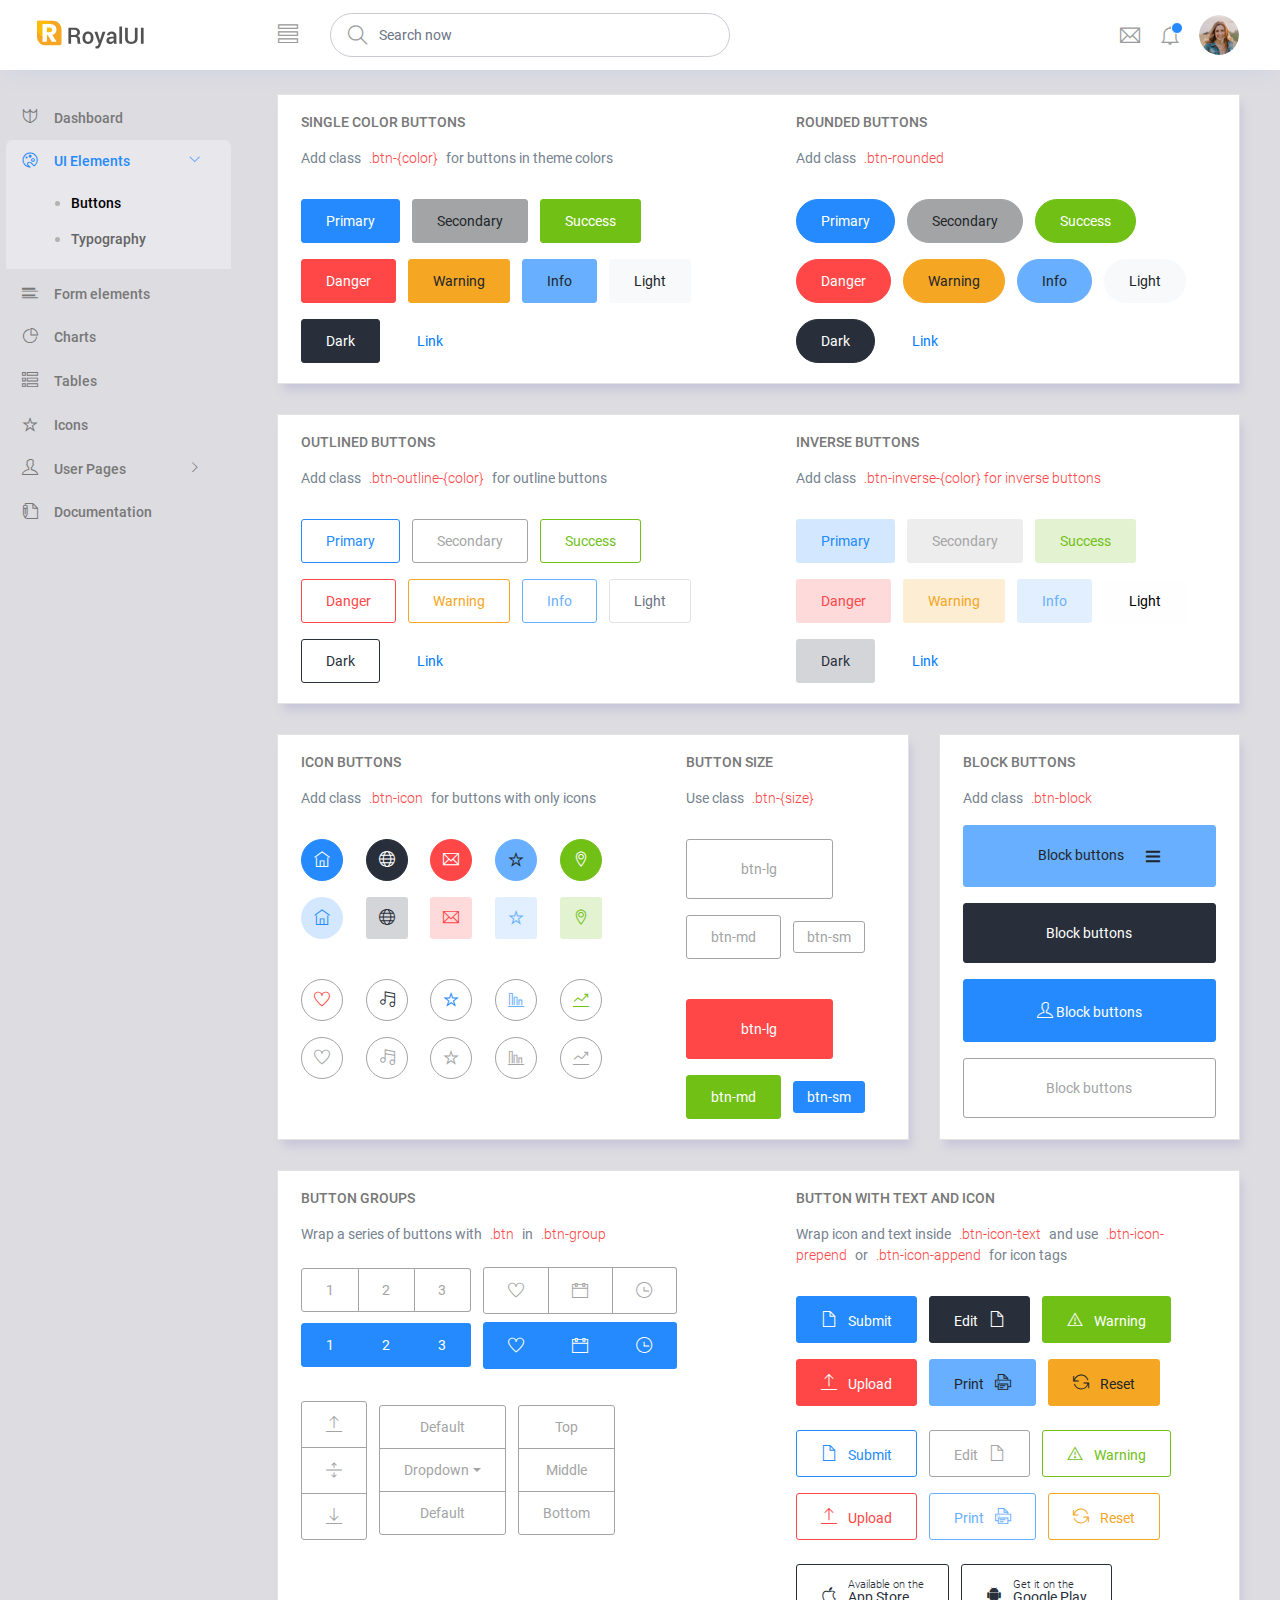
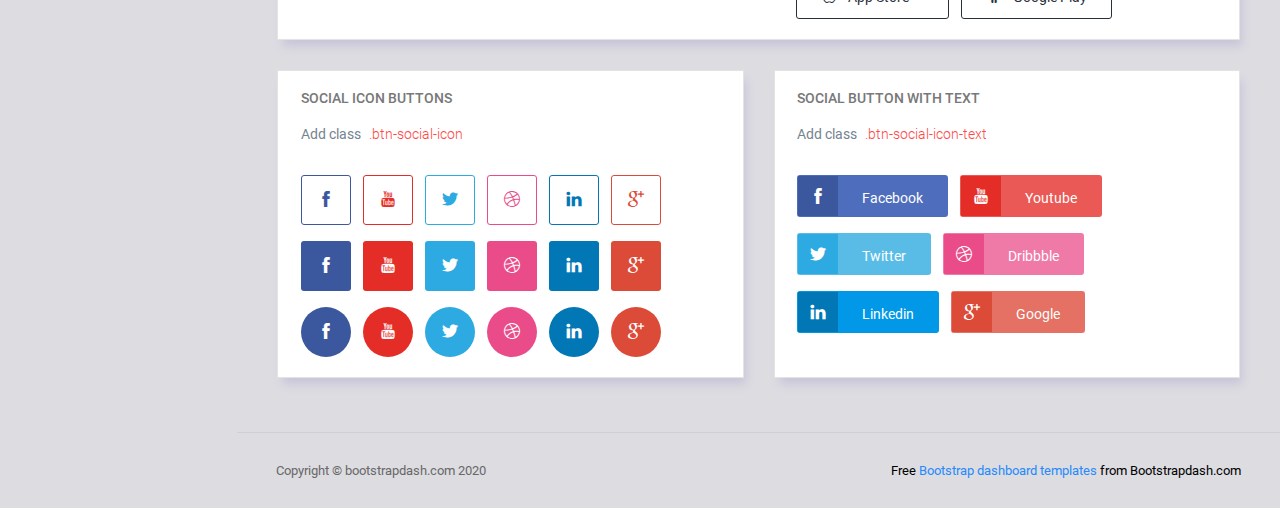
<file: static/admin/pages/ui-features/buttons.html>
<!DOCTYPE html>
<html lang="en">

<head>
  <!-- Required meta tags -->
  <meta charset="utf-8">
  <meta name="viewport" content="width=device-width, initial-scale=1, shrink-to-fit=no">
  <title>RoyalUI Admin</title>
  <!-- plugins:css -->
  <link rel="stylesheet" href="../../vendors/ti-icons/css/themify-icons.css">
  <link rel="stylesheet" href="../../vendors/base/vendor.bundle.base.css">
  <!-- endinject -->
  <!-- inject:css -->
  <link rel="stylesheet" href="../../css/style.css">
  <!-- endinject -->
  <link rel="shortcut icon" href="../../images/favicon.png" />
</head>

<body>
  <div class="container-scroller">
    <!-- partial:../../partials/_navbar.html -->
    <nav class="navbar col-lg-12 col-12 p-0 fixed-top d-flex flex-row">
      <div class="text-center navbar-brand-wrapper d-flex align-items-center justify-content-center">
        <a class="navbar-brand brand-logo mr-5" href="../../index.html"><img src="../../images/logo.svg" class="mr-2" alt="logo"/></a>
        <a class="navbar-brand brand-logo-mini" href="../../index.html"><img src="../../images/logo-mini.svg" alt="logo"/></a>
      </div>
      <div class="navbar-menu-wrapper d-flex align-items-center justify-content-end">
        <button class="navbar-toggler navbar-toggler align-self-center" type="button" data-toggle="minimize">
          <span class="ti-view-list"></span>
        </button>
        <ul class="navbar-nav mr-lg-2">
          <li class="nav-item nav-search d-none d-lg-block">
            <div class="input-group">
              <div class="input-group-prepend hover-cursor" id="navbar-search-icon">
                <span class="input-group-text" id="search">
                  <i class="ti-search"></i>
                </span>
              </div>
              <input type="text" class="form-control" id="navbar-search-input" placeholder="Search now" aria-label="search" aria-describedby="search">
            </div>
          </li>
        </ul>
        <ul class="navbar-nav navbar-nav-right">
          <li class="nav-item dropdown mr-1">
            <a class="nav-link count-indicator dropdown-toggle d-flex justify-content-center align-items-center" id="messageDropdown" href="#" data-toggle="dropdown">
              <i class="ti-email mx-0"></i>
            </a>
            <div class="dropdown-menu dropdown-menu-right navbar-dropdown" aria-labelledby="messageDropdown">
              <p class="mb-0 font-weight-normal float-left dropdown-header">Messages</p>
              <a class="dropdown-item">
                <div class="item-thumbnail">
                    <img src="../../images/faces/face4.jpg" alt="image" class="profile-pic">
                </div>
                <div class="item-content flex-grow">
                  <h6 class="ellipsis font-weight-normal">David Grey
                  </h6>
                  <p class="font-weight-light small-text text-muted mb-0">
                    The meeting is cancelled
                  </p>
                </div>
              </a>
              <a class="dropdown-item">
                <div class="item-thumbnail">
                    <img src="../../images/faces/face2.jpg" alt="image" class="profile-pic">
                </div>
                <div class="item-content flex-grow">
                  <h6 class="ellipsis font-weight-normal">Tim Cook
                  </h6>
                  <p class="font-weight-light small-text text-muted mb-0">
                    New product launch
                  </p>
                </div>
              </a>
              <a class="dropdown-item">
                <div class="item-thumbnail">
                    <img src="../../images/faces/face3.jpg" alt="image" class="profile-pic">
                </div>
                <div class="item-content flex-grow">
                  <h6 class="ellipsis font-weight-normal"> Johnson
                  </h6>
                  <p class="font-weight-light small-text text-muted mb-0">
                    Upcoming board meeting
                  </p>
                </div>
              </a>
            </div>
          </li>
          <li class="nav-item dropdown">
            <a class="nav-link count-indicator dropdown-toggle" id="notificationDropdown" href="#" data-toggle="dropdown">
              <i class="ti-bell mx-0"></i>
              <span class="count"></span>
            </a>
            <div class="dropdown-menu dropdown-menu-right navbar-dropdown" aria-labelledby="notificationDropdown">
              <p class="mb-0 font-weight-normal float-left dropdown-header">Notifications</p>
              <a class="dropdown-item">
                <div class="item-thumbnail">
                  <div class="item-icon bg-success">
                    <i class="ti-info-alt mx-0"></i>
                  </div>
                </div>
                <div class="item-content">
                  <h6 class="font-weight-normal">Application Error</h6>
                  <p class="font-weight-light small-text mb-0 text-muted">
                    Just now
                  </p>
                </div>
              </a>
              <a class="dropdown-item">
                <div class="item-thumbnail">
                  <div class="item-icon bg-warning">
                    <i class="ti-settings mx-0"></i>
                  </div>
                </div>
                <div class="item-content">
                  <h6 class="font-weight-normal">Settings</h6>
                  <p class="font-weight-light small-text mb-0 text-muted">
                    Private message
                  </p>
                </div>
              </a>
              <a class="dropdown-item">
                <div class="item-thumbnail">
                  <div class="item-icon bg-info">
                    <i class="ti-user mx-0"></i>
                  </div>
                </div>
                <div class="item-content">
                  <h6 class="font-weight-normal">New user registration</h6>
                  <p class="font-weight-light small-text mb-0 text-muted">
                    2 days ago
                  </p>
                </div>
              </a>
            </div>
          </li>
          <li class="nav-item nav-profile dropdown">
            <a class="nav-link dropdown-toggle" href="#" data-toggle="dropdown" id="profileDropdown">
              <img src="../../images/faces/face28.jpg" alt="profile"/>
            </a>
            <div class="dropdown-menu dropdown-menu-right navbar-dropdown" aria-labelledby="profileDropdown">
              <a class="dropdown-item">
                <i class="ti-settings text-primary"></i>
                Settings
              </a>
              <a class="dropdown-item">
                <i class="ti-power-off text-primary"></i>
                Logout
              </a>
            </div>
          </li>
        </ul>
        <button class="navbar-toggler navbar-toggler-right d-lg-none align-self-center" type="button" data-toggle="offcanvas">
          <span class="ti-view-list"></span>
        </button>
      </div>
    </nav>
    <!-- partial -->
    <div class="container-fluid page-body-wrapper">
      <!-- partial:../../partials/_sidebar.html -->
      <nav class="sidebar sidebar-offcanvas" id="sidebar">
        <ul class="nav">
          <li class="nav-item">
            <a class="nav-link" href="../../index.html">
              <i class="ti-shield menu-icon"></i>
              <span class="menu-title">Dashboard</span>
            </a>
          </li>
          <li class="nav-item">
            <a class="nav-link" data-toggle="collapse" href="#ui-basic" aria-expanded="false" aria-controls="ui-basic">
              <i class="ti-palette menu-icon"></i>
              <span class="menu-title">UI Elements</span>
              <i class="menu-arrow"></i>
            </a>
            <div class="collapse" id="ui-basic">
              <ul class="nav flex-column sub-menu">
                <li class="nav-item"> <a class="nav-link" href="../../pages/ui-features/buttons.html">Buttons</a></li>
                <li class="nav-item"> <a class="nav-link" href="../../pages/ui-features/typography.html">Typography</a></li>
              </ul>
            </div>
          </li>
          <li class="nav-item">
            <a class="nav-link" href="../../pages/forms/basic_elements.html">
              <i class="ti-layout-list-post menu-icon"></i>
              <span class="menu-title">Form elements</span>
            </a>
          </li>
          <li class="nav-item">
            <a class="nav-link" href="../../pages/charts/chartjs.html">
              <i class="ti-pie-chart menu-icon"></i>
              <span class="menu-title">Charts</span>
            </a>
          </li>
          <li class="nav-item">
            <a class="nav-link" href="../../pages/tables/basic-table.html">
              <i class="ti-view-list-alt menu-icon"></i>
              <span class="menu-title">Tables</span>
            </a>
          </li>
          <li class="nav-item">
            <a class="nav-link" href="../../pages/icons/themify.html">
              <i class="ti-star menu-icon"></i>
              <span class="menu-title">Icons</span>
            </a>
          </li>
          <li class="nav-item">
            <a class="nav-link" data-toggle="collapse" href="#auth" aria-expanded="false" aria-controls="auth">
              <i class="ti-user menu-icon"></i>
              <span class="menu-title">User Pages</span>
              <i class="menu-arrow"></i>
            </a>
            <div class="collapse" id="auth">
              <ul class="nav flex-column sub-menu">
                <li class="nav-item"> <a class="nav-link" href="../../pages/samples/login.html"> Login </a></li>
                <li class="nav-item"> <a class="nav-link" href="../../pages/samples/login-2.html"> Login 2 </a></li>
                <li class="nav-item"> <a class="nav-link" href="../../pages/samples/register.html"> Register </a></li>
                <li class="nav-item"> <a class="nav-link" href="../../pages/samples/register-2.html"> Register 2 </a></li>
                <li class="nav-item"> <a class="nav-link" href="../../pages/samples/lock-screen.html"> Lockscreen </a></li>
              </ul>
            </div>
          </li>
          <li class="nav-item">
            <a class="nav-link" href="../../documentation/documentation.html">
              <i class="ti-write menu-icon"></i>
              <span class="menu-title">Documentation</span>
            </a>
          </li>
        </ul>
      </nav>
      <!-- partial -->
      <div class="main-panel">          
        <div class="content-wrapper">
          <div class="row">
            <div class="col-12 grid-margin stretch-card">
              <div class="card">
                <div class="row">
                  <div class="col-md-6">
                    <div class="card-body">
                      <h4 class="card-title">Single color buttons</h4>
                      <p class="card-description">Add class <code>.btn-{color}</code> for buttons in theme colors</p>
                      <div class="template-demo">
                        <button type="button" class="btn btn-primary">Primary</button>
                        <button type="button" class="btn btn-secondary">Secondary</button>
                        <button type="button" class="btn btn-success">Success</button>
                        <button type="button" class="btn btn-danger">Danger</button>
                        <button type="button" class="btn btn-warning">Warning</button>
                        <button type="button" class="btn btn-info">Info</button>
                        <button type="button" class="btn btn-light">Light</button>
                        <button type="button" class="btn btn-dark">Dark</button>
                        <button type="button" class="btn btn-link">Link</button>
                      </div>
                    </div>
                  </div>
                  <div class="col-md-6">
                    <div class="card-body">
                      <h4 class="card-title">Rounded buttons</h4>
                      <p class="card-description">Add class <code>.btn-rounded</code></p>
                      <div class="template-demo">
                        <button type="button" class="btn btn-primary btn-rounded btn-fw">Primary</button>
                        <button type="button" class="btn btn-secondary btn-rounded btn-fw">Secondary</button>
                        <button type="button" class="btn btn-success btn-rounded btn-fw">Success</button>
                        <button type="button" class="btn btn-danger btn-rounded btn-fw">Danger</button>
                        <button type="button" class="btn btn-warning btn-rounded btn-fw">Warning</button>
                        <button type="button" class="btn btn-info btn-rounded btn-fw">Info</button>
                        <button type="button" class="btn btn-light btn-rounded btn-fw">Light</button>
                        <button type="button" class="btn btn-dark btn-rounded btn-fw">Dark</button>
                        <button type="button" class="btn btn-link btn-rounded btn-fw">Link</button>
                      </div>
                    </div>
                  </div>
                </div>
              </div>
            </div>
            <div class="col-12 grid-margin stretch-card">
              <div class="card">
                <div class="row">
                  <div class="col-md-6">
                    <div class="card-body">
                      <h4 class="card-title">Outlined buttons</h4>
                      <p class="card-description">Add class <code>.btn-outline-{color}</code> for outline buttons</p>
                      <div class="template-demo">
                        <button type="button" class="btn btn-outline-primary btn-fw">Primary</button>
                        <button type="button" class="btn btn-outline-secondary btn-fw">Secondary</button>
                        <button type="button" class="btn btn-outline-success btn-fw">Success</button>
                        <button type="button" class="btn btn-outline-danger btn-fw">Danger</button>
                        <button type="button" class="btn btn-outline-warning btn-fw">Warning</button>
                        <button type="button" class="btn btn-outline-info btn-fw">Info</button>
                        <button type="button" class="btn btn-outline-light btn-fw">Light</button>
                        <button type="button" class="btn btn-outline-dark btn-fw">Dark</button>
                        <button type="button" class="btn btn-link btn-fw">Link</button>
                      </div>
                    </div>
                  </div>
                  <div class="col-md-6">
                    <div class="card-body">
                      <h4 class="card-title">Inverse buttons</h4>
                      <p class="card-description">Add class <code>.btn-inverse-{color} for inverse buttons</code></p>
                      <div class="template-demo">
                        <button type="button" class="btn btn-inverse-primary btn-fw">Primary</button>
                        <button type="button" class="btn btn-inverse-secondary btn-fw">Secondary</button>
                        <button type="button" class="btn btn-inverse-success btn-fw">Success</button>
                        <button type="button" class="btn btn-inverse-danger btn-fw">Danger</button>
                        <button type="button" class="btn btn-inverse-warning btn-fw">Warning</button>
                        <button type="button" class="btn btn-inverse-info btn-fw">Info</button>
                        <button type="button" class="btn btn-inverse-light btn-fw">Light</button>
                        <button type="button" class="btn btn-inverse-dark btn-fw">Dark</button>
                        <button type="button" class="btn btn-link btn-fw">Link</button>
                      </div>
                    </div>
                  </div>
                </div>
              </div>
            </div>
            <div class="col-md-8 grid-margin stretch-card">
              <div class="card">
                <div class="row">
                  <div class="col-md-7">
                    <div class="card-body">
                    <h4 class="card-title">Icon Buttons</h4>
                    <p class="card-description">Add class <code>.btn-icon</code> for buttons with only icons</p>
                    <div class="template-demo d-flex justify-content-between flex-nowrap">
                      <button type="button" class="btn btn-primary btn-rounded btn-icon">
                        <i class="ti-home"></i>
                      </button>
                      <button type="button" class="btn btn-dark btn-rounded btn-icon">
                        <i class="ti-world"></i>
                      </button>
                      <button type="button" class="btn btn-danger btn-rounded btn-icon">
                        <i class="ti-email"></i>
                      </button>
                      <button type="button" class="btn btn-info btn-rounded btn-icon">
                        <i class="ti-star"></i>
                      </button>
                      <button type="button" class="btn btn-success btn-rounded btn-icon">
                        <i class="ti-location-pin"></i>
                      </button>
                    </div>
                    <div class="template-demo d-flex justify-content-between flex-nowrap">
                      <button type="button" class="btn btn-inverse-primary btn-rounded btn-icon">
                        <i class="ti-home"></i>
                      </button>
                      <button type="button" class="btn btn-inverse-dark btn-icon">
                        <i class="ti-world"></i>
                      </button>
                      <button type="button" class="btn btn-inverse-danger btn-icon">
                        <i class="ti-email"></i>
                      </button>
                      <button type="button" class="btn btn-inverse-info btn-icon">
                        <i class="ti-star"></i>
                      </button>
                      <button type="button" class="btn btn-inverse-success btn-icon">
                        <i class="ti-location-pin"></i>
                      </button>
                    </div>
                    <div class="template-demo d-flex justify-content-between flex-nowrap mt-4">
                      <button type="button" class="btn btn-outline-secondary btn-rounded btn-icon">
                        <i class="ti-heart text-danger"></i>
                      </button>
                      <button type="button" class="btn btn-outline-secondary btn-rounded btn-icon">
                        <i class="ti-music-alt text-dark"></i>
                      </button>
                      <button type="button" class="btn btn-outline-secondary btn-rounded btn-icon">
                        <i class="ti-star text-primary"></i>
                      </button>
                      <button type="button" class="btn btn-outline-secondary btn-rounded btn-icon">
                        <i class="ti-bar-chart-alt text-info"></i>                          
                      </button>
                      <button type="button" class="btn btn-outline-secondary btn-rounded btn-icon">
                        <i class="ti-stats-up text-success"></i>                          
                      </button>
                    </div>
                    <div class="template-demo d-flex justify-content-between flex-nowrap">
                      <button type="button" class="btn btn-outline-secondary btn-rounded btn-icon">
                        <i class="ti-heart"></i>
                      </button>
                      <button type="button" class="btn btn-outline-secondary btn-rounded btn-icon">
                        <i class="ti-music-alt"></i>
                      </button>
                      <button type="button" class="btn btn-outline-secondary btn-rounded btn-icon">
                        <i class="ti-star"></i>
                      </button>
                      <button type="button" class="btn btn-outline-secondary btn-rounded btn-icon">
                        <i class="ti-bar-chart-alt"></i>                          
                      </button>
                      <button type="button" class="btn btn-outline-secondary btn-rounded btn-icon">
                        <i class="ti-stats-up"></i>                          
                      </button>
                    </div>
                  </div>
                  </div> 
                  <div class="col-md-5">
                    <div class="card-body">
                      <h4 class="card-title">Button Size</h4>
                      <p class="card-description">Use class <code>.btn-{size}</code></p>
                      <div class="template-demo">
                        <button type="button" class="btn btn-outline-secondary btn-lg">btn-lg</button>
                        <button type="button" class="btn btn-outline-secondary btn-md">btn-md</button>
                        <button type="button" class="btn btn-outline-secondary btn-sm">btn-sm</button>
                      </div>
                      <div class="template-demo mt-4">
                        <button type="button" class="btn btn-danger btn-lg">btn-lg</button>
                        <button type="button" class="btn btn-success btn-md">btn-md</button>
                        <button type="button" class="btn btn-primary btn-sm">btn-sm</button>
                      </div>
                    </div>
                  </div>
                </div>
              </div>
            </div>
            <div class="col-md-4 grid-margin stretch-card">
              <div class="card">
                <div class="card-body">
                  <h4 class="card-title">Block buttons</h4>
                  <p class="card-description">Add class <code>.btn-block</code></p>
                  <div class="template-demo">
                    <button type="button" class="btn btn-info btn-lg btn-block">Block buttons
                      <i class="ti-menu float-right"></i>
                    </button>
                    <button type="button" class="btn btn-dark btn-lg btn-block">Block buttons</button>
                    <button type="button" class="btn btn-primary btn-lg btn-block">
                      <i class="ti-user"></i>                      
                      Block buttons
                    </button>
                    <button type="button" class="btn btn-outline-secondary btn-lg btn-block">Block buttons</button>
                  </div>
                </div>
              </div>
            </div>
            <div class="col-12 grid-margin">
              <div class="card">
                <div class="row">
                  <div class="col-md-6">
                    <div class="card-body">
                      <h4 class="card-title">Button groups</h4>
                      <p class="card-description">Wrap a series of buttons with <code>.btn</code> 
                        in <code>.btn-group</code></p>
                      <div class="template-demo">
                        <div class="btn-group" role="group" aria-label="Basic example">
                          <button type="button" class="btn btn-outline-secondary">1</button>
                          <button type="button" class="btn btn-outline-secondary">2</button>
                          <button type="button" class="btn btn-outline-secondary">3</button>
                        </div>
                        <div class="btn-group" role="group" aria-label="Basic example">
                          <button type="button" class="btn btn-outline-secondary">
                            <i class="ti-heart"></i>
                          </button>
                          <button type="button" class="btn btn-outline-secondary">
                            <i class="ti-calendar"></i>
                          </button>
                          <button type="button" class="btn btn-outline-secondary">
                            <i class="ti-time"></i>
                          </button>
                        </div>
                      </div>
                      <div class="template-demo">
                        <div class="btn-group" role="group" aria-label="Basic example">
                          <button type="button" class="btn btn-primary">1</button>
                          <button type="button" class="btn btn-primary">2</button>
                          <button type="button" class="btn btn-primary">3</button>
                        </div>
                        <div class="btn-group" role="group" aria-label="Basic example">
                          <button type="button" class="btn btn-primary">
                            <i class="ti-heart"></i>
                          </button>
                          <button type="button" class="btn btn-primary">
                            <i class="ti-calendar"></i>
                          </button>
                          <button type="button" class="btn btn-primary">
                            <i class="ti-time"></i>
                          </button>
                        </div>
                      </div>
                      <div class="template-demo mt-4">
                        <div class="btn-group-vertical" role="group" aria-label="Basic example">
                          <button type="button" class="btn btn-outline-secondary">
                            <i class="ti-upload"></i>
                          </button>
                          <button type="button" class="btn btn-outline-secondary">
                            <i class="ti-split-v"></i>
                          </button>
                          <button type="button" class="btn btn-outline-secondary">
                            <i class="ti-download"></i>
                          </button>
                        </div>
                        <div class="btn-group-vertical" role="group" aria-label="Basic example">
                          <button type="button" class="btn btn-outline-secondary">Default</button>
                          <div class="btn-group">
                            <button type="button" class="btn btn-outline-secondary dropdown-toggle" data-toggle="dropdown">Dropdown</button>
                            <div class="dropdown-menu">
                              <a class="dropdown-item">Go back</a>
                              <a class="dropdown-item">Delete</a>
                              <a class="dropdown-item">Swap</a>
                            </div>                          
                          </div>
                          <button type="button" class="btn btn-outline-secondary">Default</button>
                        </div>
                        <div class="btn-group-vertical" role="group" aria-label="Basic example">
                          <button type="button" class="btn btn-outline-secondary">Top</button>
                          <button type="button" class="btn btn-outline-secondary">Middle</button>                          
                          <button type="button" class="btn btn-outline-secondary">Bottom</button>
                        </div>
                      </div>
                    </div>
                  </div>
                  <div class="col-md-6">
                    <div class="card-body">
                      <h4 class="card-title">Button with text and icon</h4>
                      <p class="card-description">Wrap icon and text inside <code>.btn-icon-text</code> and use <code>.btn-icon-prepend</code> 
                        or <code>.btn-icon-append</code> for icon tags</p>
                      <div class="template-demo">
                        <button type="button" class="btn btn-primary btn-icon-text">
                          <i class="ti-file btn-icon-prepend"></i>
                          Submit
                        </button>
                        <button type="button" class="btn btn-dark btn-icon-text">
                          Edit
                          <i class="ti-file btn-icon-append"></i>                          
                        </button>
                        <button type="button" class="btn btn-success btn-icon-text">
                          <i class="ti-alert btn-icon-prepend"></i>                                                    
                          Warning
                        </button>
                      </div>
                      <div class="template-demo">
                        <button type="button" class="btn btn-danger btn-icon-text">
                          <i class="ti-upload btn-icon-prepend"></i>                                                    
                          Upload
                        </button>
                        <button type="button" class="btn btn-info btn-icon-text">
                          Print
                          <i class="ti-printer btn-icon-append"></i>                                                                              
                        </button>
                        <button type="button" class="btn btn-warning btn-icon-text">
                          <i class="ti-reload btn-icon-prepend"></i>                                                    
                          Reset
                        </button>
                      </div>
                      <div class="template-demo mt-2">
                        <button type="button" class="btn btn-outline-primary btn-icon-text">
                          <i class="ti-file btn-icon-prepend"></i>
                          Submit
                        </button>
                        <button type="button" class="btn btn-outline-secondary btn-icon-text">
                          Edit
                          <i class="ti-file btn-icon-append"></i>                          
                        </button>
                        <button type="button" class="btn btn-outline-success btn-icon-text">
                          <i class="ti-alert btn-icon-prepend"></i>                                                    
                          Warning
                        </button>
                      </div>
                      <div class="template-demo">
                        <button type="button" class="btn btn-outline-danger btn-icon-text">
                          <i class="ti-upload btn-icon-prepend"></i>                                                    
                          Upload
                        </button>
                        <button type="button" class="btn btn-outline-info btn-icon-text">
                          Print
                          <i class="ti-printer btn-icon-append"></i>                                                                              
                        </button>
                        <button type="button" class="btn btn-outline-warning btn-icon-text">
                          <i class="ti-reload btn-icon-prepend"></i>                                                    
                          Reset
                        </button>
                      </div>
                      <div class="template-demo mt-2">
                        <button class="btn btn-outline-dark btn-icon-text">
                          <i class="ti-apple btn-icon-prepend"></i>
                          <span class="d-inline-block text-left">
                            <small class="font-weight-light d-block">Available on the</small>
                            App Store
                          </span>
                        </button>
                        <button class="btn btn-outline-dark btn-icon-text">
                          <i class="ti-android btn-icon-prepend"></i>
                          <span class="d-inline-block text-left">
                            <small class="font-weight-light d-block">Get it on the</small>
                            Google Play
                          </span>
                        </button>
                      </div>
                    </div>
                  </div>
                </div>
              </div>
            </div>
            <div class="col-md-6 grid-margin stretch-card">
              <div class="card">
                <div class="card-body">
                  <h4 class="card-title">Social Icon Buttons</h4>
                  <p class="card-description">Add class <code>.btn-social-icon</code></p>
                  <div class="template-demo">
                    <button type="button" class="btn btn-social-icon btn-outline-facebook"><i class="ti-facebook"></i></button>
                    <button type="button" class="btn btn-social-icon btn-outline-youtube"><i class="ti-youtube"></i></button>                                        
                    <button type="button" class="btn btn-social-icon btn-outline-twitter"><i class="ti-twitter-alt"></i></button>
                    <button type="button" class="btn btn-social-icon btn-outline-dribbble"><i class="ti-dribbble"></i></button>
                    <button type="button" class="btn btn-social-icon btn-outline-linkedin"><i class="ti-linkedin"></i></button>
                    <button type="button" class="btn btn-social-icon btn-outline-google"><i class="ti-google"></i></button>
                  </div>
                  <div class="template-demo">
                    <button type="button" class="btn btn-social-icon btn-facebook"><i class="ti-facebook"></i></button>
                    <button type="button" class="btn btn-social-icon btn-youtube"><i class="ti-youtube"></i></button>                                        
                    <button type="button" class="btn btn-social-icon btn-twitter"><i class="ti-twitter-alt"></i></button>
                    <button type="button" class="btn btn-social-icon btn-dribbble"><i class="ti-dribbble"></i></button>
                    <button type="button" class="btn btn-social-icon btn-linkedin"><i class="ti-linkedin"></i></button>
                    <button type="button" class="btn btn-social-icon btn-google"><i class="ti-google"></i></button>
                  </div>
                  <div class="template-demo">
                    <button type="button" class="btn btn-social-icon btn-facebook btn-rounded"><i class="ti-facebook"></i></button>
                    <button type="button" class="btn btn-social-icon btn-youtube btn-rounded"><i class="ti-youtube"></i></button>                                        
                    <button type="button" class="btn btn-social-icon btn-twitter btn-rounded"><i class="ti-twitter-alt"></i></button>
                    <button type="button" class="btn btn-social-icon btn-dribbble btn-rounded"><i class="ti-dribbble"></i></button>
                    <button type="button" class="btn btn-social-icon btn-linkedin btn-rounded"><i class="ti-linkedin"></i></button>
                    <button type="button" class="btn btn-social-icon btn-google btn-rounded"><i class="ti-google"></i></button>
                  </div>
                </div>
              </div>
            </div>
            <div class="col-md-6 grid-margin stretch-card">
              <div class="card">
                <div class="card-body">
                  <h4 class="card-title">Social button with text</h4>
                  <p class="card-description">Add class <code>.btn-social-icon-text</code></p>
                  <div class="template-demo">
                    <button type="button" class="btn btn-social-icon-text btn-facebook"><i class="ti-facebook"></i>Facebook</button>
                    <button type="button" class="btn btn-social-icon-text btn-youtube"><i class="ti-youtube"></i>Youtube</button>                                        
                    <button type="button" class="btn btn-social-icon-text btn-twitter"><i class="ti-twitter-alt"></i>Twitter</button>
                    <button type="button" class="btn btn-social-icon-text btn-dribbble"><i class="ti-dribbble"></i>Dribbble</button>
                    <button type="button" class="btn btn-social-icon-text btn-linkedin"><i class="ti-linkedin"></i>Linkedin</button>
                    <button type="button" class="btn btn-social-icon-text btn-google"><i class="ti-google"></i>Google</button>
                  </div>
                </div>
              </div>
            </div>
          </div>
        </div>
        <!-- content-wrapper ends -->
        <!-- partial:../../partials/_footer.html -->
        <footer class="footer">
          <div class="d-sm-flex justify-content-center justify-content-sm-between">
            <span class="text-muted d-block text-center text-sm-left d-sm-inline-block">Copyright © bootstrapdash.com 2020</span>
            <span class="float-none float-sm-right d-block mt-1 mt-sm-0 text-center"> Free <a href="https://www.bootstrapdash.com/" target="_blank">Bootstrap dashboard templates</a> from Bootstrapdash.com</span>
          </div>
        </footer>
        <!-- partial -->
      </div>
      <!-- main-panel ends -->
    </div>
    <!-- page-body-wrapper ends -->
  </div>
  <!-- container-scroller -->
  <!-- plugins:js -->
  <script src="../../vendors/base/vendor.bundle.base.js"></script>
  <!-- endinject -->
  <!-- inject:js -->
  <script src="../../js/off-canvas.js"></script>
  <script src="../../js/hoverable-collapse.js"></script>
  <script src="../../js/template.js"></script>
  <script src="../../js/todolist.js"></script>
  <!-- endinject -->
</body>

</html>
</file>
<file: static/admin/vendors/ti-icons/css/themify-icons.css>
@font-face {
	font-family: 'themify';
	src:url('../fonts/themify.eot');
	src:url('../fonts/themify.eot?#iefix') format('embedded-opentype'),
		url('../fonts/themify.woff') format('woff'),
		url('../fonts/themify.ttf') format('truetype'),
		url('../fonts/themify.svg') format('svg');
	font-weight: normal;
	font-style: normal;
}

[class^="ti-"], [class*=" ti-"] {
	font-family: 'themify';
	speak: none;
	font-style: normal;
	font-weight: normal;
	font-variant: normal;
	text-transform: none;
	line-height: 1;

	/* Better Font Rendering =========== */
	-webkit-font-smoothing: antialiased;
	-moz-osx-font-smoothing: grayscale;
}

.ti-wand:before {
	content: "\e600";
}
.ti-volume:before {
	content: "\e601";
}
.ti-user:before {
	content: "\e602";
}
.ti-unlock:before {
	content: "\e603";
}
.ti-unlink:before {
	content: "\e604";
}
.ti-trash:before {
	content: "\e605";
}
.ti-thought:before {
	content: "\e606";
}
.ti-target:before {
	content: "\e607";
}
.ti-tag:before {
	content: "\e608";
}
.ti-tablet:before {
	content: "\e609";
}
.ti-star:before {
	content: "\e60a";
}
.ti-spray:before {
	content: "\e60b";
}
.ti-signal:before {
	content: "\e60c";
}
.ti-shopping-cart:before {
	content: "\e60d";
}
.ti-shopping-cart-full:before {
	content: "\e60e";
}
.ti-settings:before {
	content: "\e60f";
}
.ti-search:before {
	content: "\e610";
}
.ti-zoom-in:before {
	content: "\e611";
}
.ti-zoom-out:before {
	content: "\e612";
}
.ti-cut:before {
	content: "\e613";
}
.ti-ruler:before {
	content: "\e614";
}
.ti-ruler-pencil:before {
	content: "\e615";
}
.ti-ruler-alt:before {
	content: "\e616";
}
.ti-bookmark:before {
	content: "\e617";
}
.ti-bookmark-alt:before {
	content: "\e618";
}
.ti-reload:before {
	content: "\e619";
}
.ti-plus:before {
	content: "\e61a";
}
.ti-pin:before {
	content: "\e61b";
}
.ti-pencil:before {
	content: "\e61c";
}
.ti-pencil-alt:before {
	content: "\e61d";
}
.ti-paint-roller:before {
	content: "\e61e";
}
.ti-paint-bucket:before {
	content: "\e61f";
}
.ti-na:before {
	content: "\e620";
}
.ti-mobile:before {
	content: "\e621";
}
.ti-minus:before {
	content: "\e622";
}
.ti-medall:before {
	content: "\e623";
}
.ti-medall-alt:before {
	content: "\e624";
}
.ti-marker:before {
	content: "\e625";
}
.ti-marker-alt:before {
	content: "\e626";
}
.ti-arrow-up:before {
	content: "\e627";
}
.ti-arrow-right:before {
	content: "\e628";
}
.ti-arrow-left:before {
	content: "\e629";
}
.ti-arrow-down:before {
	content: "\e62a";
}
.ti-lock:before {
	content: "\e62b";
}
.ti-location-arrow:before {
	content: "\e62c";
}
.ti-link:before {
	content: "\e62d";
}
.ti-layout:before {
	content: "\e62e";
}
.ti-layers:before {
	content: "\e62f";
}
.ti-layers-alt:before {
	content: "\e630";
}
.ti-key:before {
	content: "\e631";
}
.ti-import:before {
	content: "\e632";
}
.ti-image:before {
	content: "\e633";
}
.ti-heart:before {
	content: "\e634";
}
.ti-heart-broken:before {
	content: "\e635";
}
.ti-hand-stop:before {
	content: "\e636";
}
.ti-hand-open:before {
	content: "\e637";
}
.ti-hand-drag:before {
	content: "\e638";
}
.ti-folder:before {
	content: "\e639";
}
.ti-flag:before {
	content: "\e63a";
}
.ti-flag-alt:before {
	content: "\e63b";
}
.ti-flag-alt-2:before {
	content: "\e63c";
}
.ti-eye:before {
	content: "\e63d";
}
.ti-export:before {
	content: "\e63e";
}
.ti-exchange-vertical:before {
	content: "\e63f";
}
.ti-desktop:before {
	content: "\e640";
}
.ti-cup:before {
	content: "\e641";
}
.ti-crown:before {
	content: "\e642";
}
.ti-comments:before {
	content: "\e643";
}
.ti-comment:before {
	content: "\e644";
}
.ti-comment-alt:before {
	content: "\e645";
}
.ti-close:before {
	content: "\e646";
}
.ti-clip:before {
	content: "\e647";
}
.ti-angle-up:before {
	content: "\e648";
}
.ti-angle-right:before {
	content: "\e649";
}
.ti-angle-left:before {
	content: "\e64a";
}
.ti-angle-down:before {
	content: "\e64b";
}
.ti-check:before {
	content: "\e64c";
}
.ti-check-box:before {
	content: "\e64d";
}
.ti-camera:before {
	content: "\e64e";
}
.ti-announcement:before {
	content: "\e64f";
}
.ti-brush:before {
	content: "\e650";
}
.ti-briefcase:before {
	content: "\e651";
}
.ti-bolt:before {
	content: "\e652";
}
.ti-bolt-alt:before {
	content: "\e653";
}
.ti-blackboard:before {
	content: "\e654";
}
.ti-bag:before {
	content: "\e655";
}
.ti-move:before {
	content: "\e656";
}
.ti-arrows-vertical:before {
	content: "\e657";
}
.ti-arrows-horizontal:before {
	content: "\e658";
}
.ti-fullscreen:before {
	content: "\e659";
}
.ti-arrow-top-right:before {
	content: "\e65a";
}
.ti-arrow-top-left:before {
	content: "\e65b";
}
.ti-arrow-circle-up:before {
	content: "\e65c";
}
.ti-arrow-circle-right:before {
	content: "\e65d";
}
.ti-arrow-circle-left:before {
	content: "\e65e";
}
.ti-arrow-circle-down:before {
	content: "\e65f";
}
.ti-angle-double-up:before {
	content: "\e660";
}
.ti-angle-double-right:before {
	content: "\e661";
}
.ti-angle-double-left:before {
	content: "\e662";
}
.ti-angle-double-down:before {
	content: "\e663";
}
.ti-zip:before {
	content: "\e664";
}
.ti-world:before {
	content: "\e665";
}
.ti-wheelchair:before {
	content: "\e666";
}
.ti-view-list:before {
	content: "\e667";
}
.ti-view-list-alt:before {
	content: "\e668";
}
.ti-view-grid:before {
	content: "\e669";
}
.ti-uppercase:before {
	content: "\e66a";
}
.ti-upload:before {
	content: "\e66b";
}
.ti-underline:before {
	content: "\e66c";
}
.ti-truck:before {
	content: "\e66d";
}
.ti-timer:before {
	content: "\e66e";
}
.ti-ticket:before {
	content: "\e66f";
}
.ti-thumb-up:before {
	content: "\e670";
}
.ti-thumb-down:before {
	content: "\e671";
}
.ti-text:before {
	content: "\e672";
}
.ti-stats-up:before {
	content: "\e673";
}
.ti-stats-down:before {
	content: "\e674";
}
.ti-split-v:before {
	content: "\e675";
}
.ti-split-h:before {
	content: "\e676";
}
.ti-smallcap:before {
	content: "\e677";
}
.ti-shine:before {
	content: "\e678";
}
.ti-shift-right:before {
	content: "\e679";
}
.ti-shift-left:before {
	content: "\e67a";
}
.ti-shield:before {
	content: "\e67b";
}
.ti-notepad:before {
	content: "\e67c";
}
.ti-server:before {
	content: "\e67d";
}
.ti-quote-right:before {
	content: "\e67e";
}
.ti-quote-left:before {
	content: "\e67f";
}
.ti-pulse:before {
	content: "\e680";
}
.ti-printer:before {
	content: "\e681";
}
.ti-power-off:before {
	content: "\e682";
}
.ti-plug:before {
	content: "\e683";
}
.ti-pie-chart:before {
	content: "\e684";
}
.ti-paragraph:before {
	content: "\e685";
}
.ti-panel:before {
	content: "\e686";
}
.ti-package:before {
	content: "\e687";
}
.ti-music:before {
	content: "\e688";
}
.ti-music-alt:before {
	content: "\e689";
}
.ti-mouse:before {
	content: "\e68a";
}
.ti-mouse-alt:before {
	content: "\e68b";
}
.ti-money:before {
	content: "\e68c";
}
.ti-microphone:before {
	content: "\e68d";
}
.ti-menu:before {
	content: "\e68e";
}
.ti-menu-alt:before {
	content: "\e68f";
}
.ti-map:before {
	content: "\e690";
}
.ti-map-alt:before {
	content: "\e691";
}
.ti-loop:before {
	content: "\e692";
}
.ti-location-pin:before {
	content: "\e693";
}
.ti-list:before {
	content: "\e694";
}
.ti-light-bulb:before {
	content: "\e695";
}
.ti-Italic:before {
	content: "\e696";
}
.ti-info:before {
	content: "\e697";
}
.ti-infinite:before {
	content: "\e698";
}
.ti-id-badge:before {
	content: "\e699";
}
.ti-hummer:before {
	content: "\e69a";
}
.ti-home:before {
	content: "\e69b";
}
.ti-help:before {
	content: "\e69c";
}
.ti-headphone:before {
	content: "\e69d";
}
.ti-harddrives:before {
	content: "\e69e";
}
.ti-harddrive:before {
	content: "\e69f";
}
.ti-gift:before {
	content: "\e6a0";
}
.ti-game:before {
	content: "\e6a1";
}
.ti-filter:before {
	content: "\e6a2";
}
.ti-files:before {
	content: "\e6a3";
}
.ti-file:before {
	content: "\e6a4";
}
.ti-eraser:before {
	content: "\e6a5";
}
.ti-envelope:before {
	content: "\e6a6";
}
.ti-download:before {
	content: "\e6a7";
}
.ti-direction:before {
	content: "\e6a8";
}
.ti-direction-alt:before {
	content: "\e6a9";
}
.ti-dashboard:before {
	content: "\e6aa";
}
.ti-control-stop:before {
	content: "\e6ab";
}
.ti-control-shuffle:before {
	content: "\e6ac";
}
.ti-control-play:before {
	content: "\e6ad";
}
.ti-control-pause:before {
	content: "\e6ae";
}
.ti-control-forward:before {
	content: "\e6af";
}
.ti-control-backward:before {
	content: "\e6b0";
}
.ti-cloud:before {
	content: "\e6b1";
}
.ti-cloud-up:before {
	content: "\e6b2";
}
.ti-cloud-down:before {
	content: "\e6b3";
}
.ti-clipboard:before {
	content: "\e6b4";
}
.ti-car:before {
	content: "\e6b5";
}
.ti-calendar:before {
	content: "\e6b6";
}
.ti-book:before {
	content: "\e6b7";
}
.ti-bell:before {
	content: "\e6b8";
}
.ti-basketball:before {
	content: "\e6b9";
}
.ti-bar-chart:before {
	content: "\e6ba";
}
.ti-bar-chart-alt:before {
	content: "\e6bb";
}
.ti-back-right:before {
	content: "\e6bc";
}
.ti-back-left:before {
	content: "\e6bd";
}
.ti-arrows-corner:before {
	content: "\e6be";
}
.ti-archive:before {
	content: "\e6bf";
}
.ti-anchor:before {
	content: "\e6c0";
}
.ti-align-right:before {
	content: "\e6c1";
}
.ti-align-left:before {
	content: "\e6c2";
}
.ti-align-justify:before {
	content: "\e6c3";
}
.ti-align-center:before {
	content: "\e6c4";
}
.ti-alert:before {
	content: "\e6c5";
}
.ti-alarm-clock:before {
	content: "\e6c6";
}
.ti-agenda:before {
	content: "\e6c7";
}
.ti-write:before {
	content: "\e6c8";
}
.ti-window:before {
	content: "\e6c9";
}
.ti-widgetized:before {
	content: "\e6ca";
}
.ti-widget:before {
	content: "\e6cb";
}
.ti-widget-alt:before {
	content: "\e6cc";
}
.ti-wallet:before {
	content: "\e6cd";
}
.ti-video-clapper:before {
	content: "\e6ce";
}
.ti-video-camera:before {
	content: "\e6cf";
}
.ti-vector:before {
	content: "\e6d0";
}
.ti-themify-logo:before {
	content: "\e6d1";
}
.ti-themify-favicon:before {
	content: "\e6d2";
}
.ti-themify-favicon-alt:before {
	content: "\e6d3";
}
.ti-support:before {
	content: "\e6d4";
}
.ti-stamp:before {
	content: "\e6d5";
}
.ti-split-v-alt:before {
	content: "\e6d6";
}
.ti-slice:before {
	content: "\e6d7";
}
.ti-shortcode:before {
	content: "\e6d8";
}
.ti-shift-right-alt:before {
	content: "\e6d9";
}
.ti-shift-left-alt:before {
	content: "\e6da";
}
.ti-ruler-alt-2:before {
	content: "\e6db";
}
.ti-receipt:before {
	content: "\e6dc";
}
.ti-pin2:before {
	content: "\e6dd";
}
.ti-pin-alt:before {
	content: "\e6de";
}
.ti-pencil-alt2:before {
	content: "\e6df";
}
.ti-palette:before {
	content: "\e6e0";
}
.ti-more:before {
	content: "\e6e1";
}
.ti-more-alt:before {
	content: "\e6e2";
}
.ti-microphone-alt:before {
	content: "\e6e3";
}
.ti-magnet:before {
	content: "\e6e4";
}
.ti-line-double:before {
	content: "\e6e5";
}
.ti-line-dotted:before {
	content: "\e6e6";
}
.ti-line-dashed:before {
	content: "\e6e7";
}
.ti-layout-width-full:before {
	content: "\e6e8";
}
.ti-layout-width-default:before {
	content: "\e6e9";
}
.ti-layout-width-default-alt:before {
	content: "\e6ea";
}
.ti-layout-tab:before {
	content: "\e6eb";
}
.ti-layout-tab-window:before {
	content: "\e6ec";
}
.ti-layout-tab-v:before {
	content: "\e6ed";
}
.ti-layout-tab-min:before {
	content: "\e6ee";
}
.ti-layout-slider:before {
	content: "\e6ef";
}
.ti-layout-slider-alt:before {
	content: "\e6f0";
}
.ti-layout-sidebar-right:before {
	content: "\e6f1";
}
.ti-layout-sidebar-none:before {
	content: "\e6f2";
}
.ti-layout-sidebar-left:before {
	content: "\e6f3";
}
.ti-layout-placeholder:before {
	content: "\e6f4";
}
.ti-layout-menu:before {
	content: "\e6f5";
}
.ti-layout-menu-v:before {
	content: "\e6f6";
}
.ti-layout-menu-separated:before {
	content: "\e6f7";
}
.ti-layout-menu-full:before {
	content: "\e6f8";
}
.ti-layout-media-right-alt:before {
	content: "\e6f9";
}
.ti-layout-media-right:before {
	content: "\e6fa";
}
.ti-layout-media-overlay:before {
	content: "\e6fb";
}
.ti-layout-media-overlay-alt:before {
	content: "\e6fc";
}
.ti-layout-media-overlay-alt-2:before {
	content: "\e6fd";
}
.ti-layout-media-left-alt:before {
	content: "\e6fe";
}
.ti-layout-media-left:before {
	content: "\e6ff";
}
.ti-layout-media-center-alt:before {
	content: "\e700";
}
.ti-layout-media-center:before {
	content: "\e701";
}
.ti-layout-list-thumb:before {
	content: "\e702";
}
.ti-layout-list-thumb-alt:before {
	content: "\e703";
}
.ti-layout-list-post:before {
	content: "\e704";
}
.ti-layout-list-large-image:before {
	content: "\e705";
}
.ti-layout-line-solid:before {
	content: "\e706";
}
.ti-layout-grid4:before {
	content: "\e707";
}
.ti-layout-grid3:before {
	content: "\e708";
}
.ti-layout-grid2:before {
	content: "\e709";
}
.ti-layout-grid2-thumb:before {
	content: "\e70a";
}
.ti-layout-cta-right:before {
	content: "\e70b";
}
.ti-layout-cta-left:before {
	content: "\e70c";
}
.ti-layout-cta-center:before {
	content: "\e70d";
}
.ti-layout-cta-btn-right:before {
	content: "\e70e";
}
.ti-layout-cta-btn-left:before {
	content: "\e70f";
}
.ti-layout-column4:before {
	content: "\e710";
}
.ti-layout-column3:before {
	content: "\e711";
}
.ti-layout-column2:before {
	content: "\e712";
}
.ti-layout-accordion-separated:before {
	content: "\e713";
}
.ti-layout-accordion-merged:before {
	content: "\e714";
}
.ti-layout-accordion-list:before {
	content: "\e715";
}
.ti-ink-pen:before {
	content: "\e716";
}
.ti-info-alt:before {
	content: "\e717";
}
.ti-help-alt:before {
	content: "\e718";
}
.ti-headphone-alt:before {
	content: "\e719";
}
.ti-hand-point-up:before {
	content: "\e71a";
}
.ti-hand-point-right:before {
	content: "\e71b";
}
.ti-hand-point-left:before {
	content: "\e71c";
}
.ti-hand-point-down:before {
	content: "\e71d";
}
.ti-gallery:before {
	content: "\e71e";
}
.ti-face-smile:before {
	content: "\e71f";
}
.ti-face-sad:before {
	content: "\e720";
}
.ti-credit-card:before {
	content: "\e721";
}
.ti-control-skip-forward:before {
	content: "\e722";
}
.ti-control-skip-backward:before {
	content: "\e723";
}
.ti-control-record:before {
	content: "\e724";
}
.ti-control-eject:before {
	content: "\e725";
}
.ti-comments-smiley:before {
	content: "\e726";
}
.ti-brush-alt:before {
	content: "\e727";
}
.ti-youtube:before {
	content: "\e728";
}
.ti-vimeo:before {
	content: "\e729";
}
.ti-twitter:before {
	content: "\e72a";
}
.ti-time:before {
	content: "\e72b";
}
.ti-tumblr:before {
	content: "\e72c";
}
.ti-skype:before {
	content: "\e72d";
}
.ti-share:before {
	content: "\e72e";
}
.ti-share-alt:before {
	content: "\e72f";
}
.ti-rocket:before {
	content: "\e730";
}
.ti-pinterest:before {
	content: "\e731";
}
.ti-new-window:before {
	content: "\e732";
}
.ti-microsoft:before {
	content: "\e733";
}
.ti-list-ol:before {
	content: "\e734";
}
.ti-linkedin:before {
	content: "\e735";
}
.ti-layout-sidebar-2:before {
	content: "\e736";
}
.ti-layout-grid4-alt:before {
	content: "\e737";
}
.ti-layout-grid3-alt:before {
	content: "\e738";
}
.ti-layout-grid2-alt:before {
	content: "\e739";
}
.ti-layout-column4-alt:before {
	content: "\e73a";
}
.ti-layout-column3-alt:before {
	content: "\e73b";
}
.ti-layout-column2-alt:before {
	content: "\e73c";
}
.ti-instagram:before {
	content: "\e73d";
}
.ti-google:before {
	content: "\e73e";
}
.ti-github:before {
	content: "\e73f";
}
.ti-flickr:before {
	content: "\e740";
}
.ti-facebook:before {
	content: "\e741";
}
.ti-dropbox:before {
	content: "\e742";
}
.ti-dribbble:before {
	content: "\e743";
}
.ti-apple:before {
	content: "\e744";
}
.ti-android:before {
	content: "\e745";
}
.ti-save:before {
	content: "\e746";
}
.ti-save-alt:before {
	content: "\e747";
}
.ti-yahoo:before {
	content: "\e748";
}
.ti-wordpress:before {
	content: "\e749";
}
.ti-vimeo-alt:before {
	content: "\e74a";
}
.ti-twitter-alt:before {
	content: "\e74b";
}
.ti-tumblr-alt:before {
	content: "\e74c";
}
.ti-trello:before {
	content: "\e74d";
}
.ti-stack-overflow:before {
	content: "\e74e";
}
.ti-soundcloud:before {
	content: "\e74f";
}
.ti-sharethis:before {
	content: "\e750";
}
.ti-sharethis-alt:before {
	content: "\e751";
}
.ti-reddit:before {
	content: "\e752";
}
.ti-pinterest-alt:before {
	content: "\e753";
}
.ti-microsoft-alt:before {
	content: "\e754";
}
.ti-linux:before {
	content: "\e755";
}
.ti-jsfiddle:before {
	content: "\e756";
}
.ti-joomla:before {
	content: "\e757";
}
.ti-html5:before {
	content: "\e758";
}
.ti-flickr-alt:before {
	content: "\e759";
}
.ti-email:before {
	content: "\e75a";
}
.ti-drupal:before {
	content: "\e75b";
}
.ti-dropbox-alt:before {
	content: "\e75c";
}
.ti-css3:before {
	content: "\e75d";
}
.ti-rss:before {
	content: "\e75e";
}
.ti-rss-alt:before {
	content: "\e75f";
}
</file>
<file: static/admin/vendors/base/vendor.bundle.base.css>
/*
 * Container style
 */
.ps {
  overflow: hidden !important;
  overflow-anchor: none;
  -ms-overflow-style: none;
  touch-action: auto;
  -ms-touch-action: auto;
}

/*
 * Scrollbar rail styles
 */
.ps__rail-x {
  display: none;
  opacity: 0;
  transition: background-color .2s linear, opacity .2s linear;
  -webkit-transition: background-color .2s linear, opacity .2s linear;
  height: 15px;
  /* there must be 'bottom' or 'top' for ps__rail-x */
  bottom: 0px;
  /* please don't change 'position' */
  position: absolute;
}

.ps__rail-y {
  display: none;
  opacity: 0;
  transition: background-color .2s linear, opacity .2s linear;
  -webkit-transition: background-color .2s linear, opacity .2s linear;
  width: 15px;
  /* there must be 'right' or 'left' for ps__rail-y */
  right: 0;
  /* please don't change 'position' */
  position: absolute;
}

.ps--active-x > .ps__rail-x,
.ps--active-y > .ps__rail-y {
  display: block;
  background-color: transparent;
}

.ps:hover > .ps__rail-x,
.ps:hover > .ps__rail-y,
.ps--focus > .ps__rail-x,
.ps--focus > .ps__rail-y,
.ps--scrolling-x > .ps__rail-x,
.ps--scrolling-y > .ps__rail-y {
  opacity: 0.6;
}

.ps .ps__rail-x:hover,
.ps .ps__rail-y:hover,
.ps .ps__rail-x:focus,
.ps .ps__rail-y:focus,
.ps .ps__rail-x.ps--clicking,
.ps .ps__rail-y.ps--clicking {
  background-color: #eee;
  opacity: 0.9;
}

/*
 * Scrollbar thumb styles
 */
.ps__thumb-x {
  background-color: #aaa;
  border-radius: 6px;
  transition: background-color .2s linear, height .2s ease-in-out;
  -webkit-transition: background-color .2s linear, height .2s ease-in-out;
  height: 6px;
  /* there must be 'bottom' for ps__thumb-x */
  bottom: 2px;
  /* please don't change 'position' */
  position: absolute;
}

.ps__thumb-y {
  background-color: #aaa;
  border-radius: 6px;
  transition: background-color .2s linear, width .2s ease-in-out;
  -webkit-transition: background-color .2s linear, width .2s ease-in-out;
  width: 6px;
  /* there must be 'right' for ps__thumb-y */
  right: 2px;
  /* please don't change 'position' */
  position: absolute;
}

.ps__rail-x:hover > .ps__thumb-x,
.ps__rail-x:focus > .ps__thumb-x,
.ps__rail-x.ps--clicking .ps__thumb-x {
  background-color: #999;
  height: 11px;
}

.ps__rail-y:hover > .ps__thumb-y,
.ps__rail-y:focus > .ps__thumb-y,
.ps__rail-y.ps--clicking .ps__thumb-y {
  background-color: #999;
  width: 11px;
}

/* MS supports */
@supports (-ms-overflow-style: none) {
  .ps {
    overflow: auto !important;
  }
}

@media screen and (-ms-high-contrast: active), (-ms-high-contrast: none) {
  .ps {
    overflow: auto !important;
  }
}
</file>
